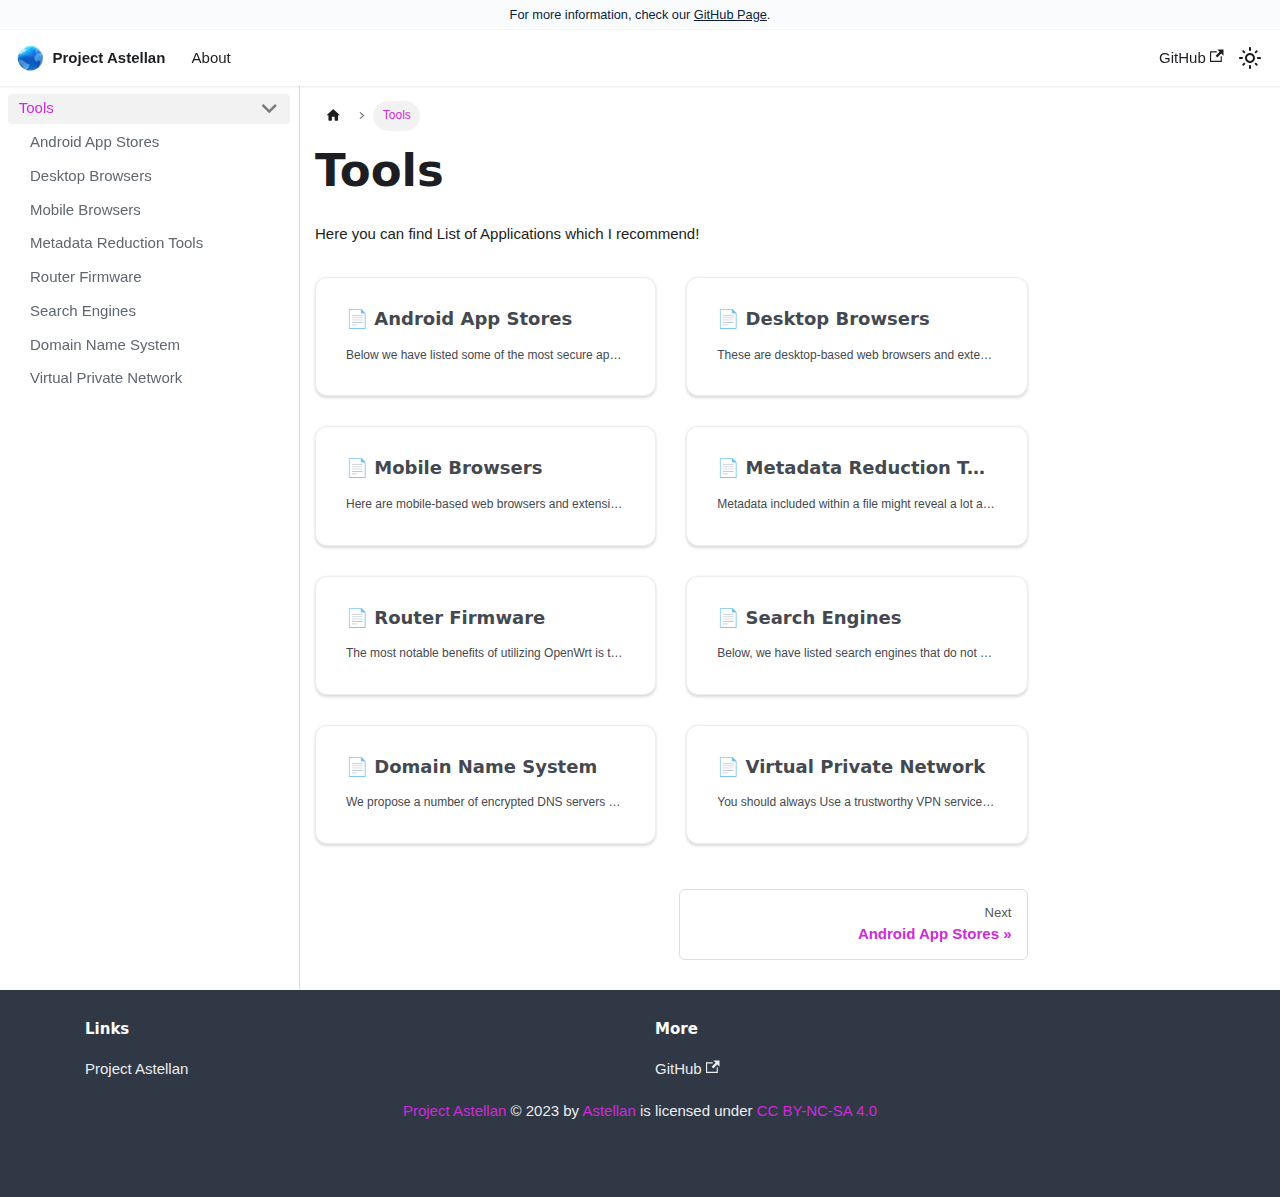
<file: index.html>
<!doctype html>
<html lang="en" dir="ltr" class="docs-wrapper plugin-docs plugin-id-default docs-version-current docs-doc-page" data-has-hydrated="false">
<head>
<meta charset="UTF-8">
<meta name="generator" content="Docusaurus v3.0.1">
<title data-rh="true">Tools | Project Astellan</title><meta data-rh="true" name="viewport" content="width=device-width,initial-scale=1"><meta data-rh="true" name="twitter:card" content="summary_large_image"><meta data-rh="true" property="og:url" content="https://sky768.github.io/"><meta data-rh="true" property="og:locale" content="en"><meta data-rh="true" name="docusaurus_locale" content="en"><meta data-rh="true" name="docsearch:language" content="en"><meta data-rh="true" name="docusaurus_version" content="current"><meta data-rh="true" name="docusaurus_tag" content="docs-default-current"><meta data-rh="true" name="docsearch:version" content="current"><meta data-rh="true" name="docsearch:docusaurus_tag" content="docs-default-current"><meta data-rh="true" property="og:title" content="Tools | Project Astellan"><meta data-rh="true" name="description" content="Here you can find List of Applications which I recommend!"><meta data-rh="true" property="og:description" content="Here you can find List of Applications which I recommend!"><meta data-rh="true" name="keywords" content="guides"><link data-rh="true" rel="icon" href="/img/icons8-favicon-3d-fluency-96.png"><link data-rh="true" rel="canonical" href="https://sky768.github.io/"><link data-rh="true" rel="alternate" href="https://sky768.github.io/" hreflang="en"><link data-rh="true" rel="alternate" href="https://sky768.github.io/" hreflang="x-default"><script data-rh="true">function insertBanner(){var n=document.createElement("div");n.id="__docusaurus-base-url-issue-banner-container";n.innerHTML='\n<div id="__docusaurus-base-url-issue-banner" style="border: thick solid red; background-color: rgb(255, 230, 179); margin: 20px; padding: 20px; font-size: 20px;">\n   <p style="font-weight: bold; font-size: 30px;">Your Docusaurus site did not load properly.</p>\n   <p>A very common reason is a wrong site <a href="https://docusaurus.io/docs/docusaurus.config.js/#baseUrl" style="font-weight: bold;">baseUrl configuration</a>.</p>\n   <p>Current configured baseUrl = <span style="font-weight: bold; color: red;">/</span>  (default value)</p>\n   <p>We suggest trying baseUrl = <span id="__docusaurus-base-url-issue-banner-suggestion-container" style="font-weight: bold; color: green;"></span></p>\n</div>\n',document.body.prepend(n);var e=document.getElementById("__docusaurus-base-url-issue-banner-suggestion-container"),s=window.location.pathname,o="/"===s.substr(-1)?s:s+"/";e.innerHTML=o}document.addEventListener("DOMContentLoaded",(function(){void 0===window.docusaurus&&insertBanner()}))</script><link rel="stylesheet" href="/assets/css/styles.ed6f2612.css">
<script src="/assets/js/runtime~main.82bada35.js" defer="defer"></script>
<script src="/assets/js/main.acf8f046.js" defer="defer"></script>
</head>
<body class="navigation-with-keyboard">
<script>!function(){function t(t){document.documentElement.setAttribute("data-theme",t)}var e=function(){try{return new URLSearchParams(window.location.search).get("docusaurus-theme")}catch(t){}}()||function(){try{return localStorage.getItem("theme")}catch(t){}}();null!==e?t(e):window.matchMedia("(prefers-color-scheme: dark)").matches?t("dark"):window.matchMedia("(prefers-color-scheme: light)").matches?t("light"):t("dark")}(),function(){try{const n=new URLSearchParams(window.location.search).entries();for(var[t,e]of n)if(t.startsWith("docusaurus-data-")){var a=t.replace("docusaurus-data-","data-");document.documentElement.setAttribute(a,e)}}catch(t){}}(),document.documentElement.setAttribute("data-announcement-bar-initially-dismissed",function(){try{return"true"===localStorage.getItem("docusaurus.announcement.dismiss")}catch(t){}return!1}())</script><div id="__docusaurus"><div role="region" aria-label="Skip to main content"><a class="skipToContent_fXgn" href="#__docusaurus_skipToContent_fallback">Skip to main content</a></div><div class="announcementBar_mb4j" style="background-color:#fafbfc;color:#091E42" role="banner"><div class="content_knG7 announcementBarContent_xLdY">For more information, check our <a target="_blank" rel="noopener noreferrer" href="https://github.com/sky768/project-astellan">GitHub Page</a>.</div></div><nav aria-label="Main" class="navbar navbar--fixed-top"><div class="navbar__inner"><div class="navbar__items"><button aria-label="Toggle navigation bar" aria-expanded="false" class="navbar__toggle clean-btn" type="button"><svg width="30" height="30" viewBox="0 0 30 30" aria-hidden="true"><path stroke="currentColor" stroke-linecap="round" stroke-miterlimit="10" stroke-width="2" d="M4 7h22M4 15h22M4 23h22"></path></svg></button><a class="navbar__brand" href="/"><div class="navbar__logo"><img src="/img/icons8-favicon-3d-fluency-96.png" alt="My Site Logo" class="themedComponent_mlkZ themedComponent--light_NVdE"><img src="/img/icons8-favicon-3d-fluency-96.png" alt="My Site Logo" class="themedComponent_mlkZ themedComponent--dark_xIcU"></div><b class="navbar__title text--truncate">Project Astellan</b></a><a class="navbar__item navbar__link" href="/intro">About</a></div><div class="navbar__items navbar__items--right"><a href="https://github.com/sky768/project-astellan" target="_blank" rel="noopener noreferrer" class="navbar__item navbar__link">GitHub<svg width="13.5" height="13.5" aria-hidden="true" viewBox="0 0 24 24" class="iconExternalLink_nPIU"><path fill="currentColor" d="M21 13v10h-21v-19h12v2h-10v15h17v-8h2zm3-12h-10.988l4.035 4-6.977 7.07 2.828 2.828 6.977-7.07 4.125 4.172v-11z"></path></svg></a><div class="toggle_vylO colorModeToggle_DEke"><button class="clean-btn toggleButton_gllP toggleButtonDisabled_aARS" type="button" disabled="" title="Switch between dark and light mode (currently dark mode)" aria-label="Switch between dark and light mode (currently dark mode)" aria-live="polite"><svg viewBox="0 0 24 24" width="24" height="24" class="lightToggleIcon_pyhR"><path fill="currentColor" d="M12,9c1.65,0,3,1.35,3,3s-1.35,3-3,3s-3-1.35-3-3S10.35,9,12,9 M12,7c-2.76,0-5,2.24-5,5s2.24,5,5,5s5-2.24,5-5 S14.76,7,12,7L12,7z M2,13l2,0c0.55,0,1-0.45,1-1s-0.45-1-1-1l-2,0c-0.55,0-1,0.45-1,1S1.45,13,2,13z M20,13l2,0c0.55,0,1-0.45,1-1 s-0.45-1-1-1l-2,0c-0.55,0-1,0.45-1,1S19.45,13,20,13z M11,2v2c0,0.55,0.45,1,1,1s1-0.45,1-1V2c0-0.55-0.45-1-1-1S11,1.45,11,2z M11,20v2c0,0.55,0.45,1,1,1s1-0.45,1-1v-2c0-0.55-0.45-1-1-1C11.45,19,11,19.45,11,20z M5.99,4.58c-0.39-0.39-1.03-0.39-1.41,0 c-0.39,0.39-0.39,1.03,0,1.41l1.06,1.06c0.39,0.39,1.03,0.39,1.41,0s0.39-1.03,0-1.41L5.99,4.58z M18.36,16.95 c-0.39-0.39-1.03-0.39-1.41,0c-0.39,0.39-0.39,1.03,0,1.41l1.06,1.06c0.39,0.39,1.03,0.39,1.41,0c0.39-0.39,0.39-1.03,0-1.41 L18.36,16.95z M19.42,5.99c0.39-0.39,0.39-1.03,0-1.41c-0.39-0.39-1.03-0.39-1.41,0l-1.06,1.06c-0.39,0.39-0.39,1.03,0,1.41 s1.03,0.39,1.41,0L19.42,5.99z M7.05,18.36c0.39-0.39,0.39-1.03,0-1.41c-0.39-0.39-1.03-0.39-1.41,0l-1.06,1.06 c-0.39,0.39-0.39,1.03,0,1.41s1.03,0.39,1.41,0L7.05,18.36z"></path></svg><svg viewBox="0 0 24 24" width="24" height="24" class="darkToggleIcon_wfgR"><path fill="currentColor" d="M9.37,5.51C9.19,6.15,9.1,6.82,9.1,7.5c0,4.08,3.32,7.4,7.4,7.4c0.68,0,1.35-0.09,1.99-0.27C17.45,17.19,14.93,19,12,19 c-3.86,0-7-3.14-7-7C5,9.07,6.81,6.55,9.37,5.51z M12,3c-4.97,0-9,4.03-9,9s4.03,9,9,9s9-4.03,9-9c0-0.46-0.04-0.92-0.1-1.36 c-0.98,1.37-2.58,2.26-4.4,2.26c-2.98,0-5.4-2.42-5.4-5.4c0-1.81,0.89-3.42,2.26-4.4C12.92,3.04,12.46,3,12,3L12,3z"></path></svg></button></div><div class="navbarSearchContainer_Bca1"></div></div></div><div role="presentation" class="navbar-sidebar__backdrop"></div></nav><div id="__docusaurus_skipToContent_fallback" class="main-wrapper mainWrapper_z2l0"><div class="docsWrapper_hBAB"><button aria-label="Scroll back to top" class="clean-btn theme-back-to-top-button backToTopButton_sjWU" type="button"></button><div class="docRoot_UBD9"><aside class="theme-doc-sidebar-container docSidebarContainer_YfHR"><div class="sidebarViewport_aRkj"><div class="sidebar_njMd"><nav aria-label="Docs sidebar" class="menu thin-scrollbar menu_SIkG menuWithAnnouncementBar_GW3s"><ul class="theme-doc-sidebar-menu menu__list"><li class="theme-doc-sidebar-item-category theme-doc-sidebar-item-category-level-1 menu__list-item"><div class="menu__list-item-collapsible menu__list-item-collapsible--active"><a class="menu__link menu__link--sublist menu__link--active" aria-current="page" aria-expanded="true" href="/">Tools</a><button aria-label="Collapse sidebar category &#x27;Tools&#x27;" type="button" class="clean-btn menu__caret"></button></div><ul style="display:block;overflow:visible;height:auto" class="menu__list"><li class="theme-doc-sidebar-item-link theme-doc-sidebar-item-link-level-2 menu__list-item"><a class="menu__link" tabindex="0" href="/Android App Stores">Android App Stores</a></li><li class="theme-doc-sidebar-item-link theme-doc-sidebar-item-link-level-2 menu__list-item"><a class="menu__link" tabindex="0" href="/Browsers/Desktop Browsers">Desktop Browsers</a></li><li class="theme-doc-sidebar-item-link theme-doc-sidebar-item-link-level-2 menu__list-item"><a class="menu__link" tabindex="0" href="/Browsers/Mobile Browsers">Mobile Browsers</a></li><li class="theme-doc-sidebar-item-link theme-doc-sidebar-item-link-level-2 menu__list-item"><a class="menu__link" tabindex="0" href="/Metadata Reduction Tools">Metadata Reduction Tools</a></li><li class="theme-doc-sidebar-item-link theme-doc-sidebar-item-link-level-2 menu__list-item"><a class="menu__link" tabindex="0" href="/Router Firmware">Router Firmware</a></li><li class="theme-doc-sidebar-item-link theme-doc-sidebar-item-link-level-2 menu__list-item"><a class="menu__link" tabindex="0" href="/Search Engines">Search Engines</a></li><li class="theme-doc-sidebar-item-link theme-doc-sidebar-item-link-level-2 menu__list-item"><a class="menu__link" tabindex="0" href="/Networking/Domain Name System">Domain Name System</a></li><li class="theme-doc-sidebar-item-link theme-doc-sidebar-item-link-level-2 menu__list-item"><a class="menu__link" tabindex="0" href="/Networking/Virtual Private Network">Virtual Private Network</a></li></ul></li></ul></nav></div></div></aside><main class="docMainContainer_TBSr"><div class="container padding-top--md padding-bottom--lg"><div class="generatedIndexPage_vN6x"><nav class="theme-doc-breadcrumbs breadcrumbsContainer_Z_bl" aria-label="Breadcrumbs"><ul class="breadcrumbs" itemscope="" itemtype="https://schema.org/BreadcrumbList"><li class="breadcrumbs__item"><a aria-label="Home page" class="breadcrumbs__link" href="/"><svg viewBox="0 0 24 24" class="breadcrumbHomeIcon_YNFT"><path d="M10 19v-5h4v5c0 .55.45 1 1 1h3c.55 0 1-.45 1-1v-7h1.7c.46 0 .68-.57.33-.87L12.67 3.6c-.38-.34-.96-.34-1.34 0l-8.36 7.53c-.34.3-.13.87.33.87H5v7c0 .55.45 1 1 1h3c.55 0 1-.45 1-1z" fill="currentColor"></path></svg></a></li><li itemscope="" itemprop="itemListElement" itemtype="https://schema.org/ListItem" class="breadcrumbs__item breadcrumbs__item--active"><span class="breadcrumbs__link" itemprop="name">Tools</span><meta itemprop="position" content="1"></li></ul></nav><header><h1 class="title_kItE">Tools</h1><p>Here you can find List of Applications which I recommend!</p></header><article class="margin-top--lg"><section class="row list_eTzJ"><article class="col col--6 margin-bottom--lg"><a class="card padding--lg cardContainer_fWXF" href="/Android App Stores"><h2 class="text--truncate cardTitle_rnsV" title="Android App Stores">📄️<!-- --> <!-- -->Android App Stores</h2><p class="text--truncate cardDescription_PWke" title="Below we have listed some of the most secure app stores for downloading apps safely. You can find pretty much any app you like in the Android world without having to rely on Google.">Below we have listed some of the most secure app stores for downloading apps safely. You can find pretty much any app you like in the Android world without having to rely on Google.</p></a></article><article class="col col--6 margin-bottom--lg"><a class="card padding--lg cardContainer_fWXF" href="/Browsers/Desktop Browsers"><h2 class="text--truncate cardTitle_rnsV" title="Desktop Browsers">📄️<!-- --> <!-- -->Desktop Browsers</h2><p class="text--truncate cardDescription_PWke" title="These are desktop-based web browsers and extensions that we presently advise using for regular browsing.  We recommend [Brave Browser] as a less serious alternative to Google Chrome for web browsing. [Mullvad Browser] is recommended if strong security (Safest Level in settings) and anti-fingerprinting capabilities are crucial to you. [Arkenfox] on top of [Firefox] is another solid option, you can consider for your private browsing.">These are desktop-based web browsers and extensions that we presently advise using for regular browsing.  We recommend [Brave Browser] as a less serious alternative to Google Chrome for web browsing. [Mullvad Browser] is recommended if strong security (Safest Level in settings) and anti-fingerprinting capabilities are crucial to you. [Arkenfox] on top of [Firefox] is another solid option, you can consider for your private browsing.</p></a></article><article class="col col--6 margin-bottom--lg"><a class="card padding--lg cardContainer_fWXF" href="/Browsers/Mobile Browsers"><h2 class="text--truncate cardTitle_rnsV" title="Mobile Browsers">📄️<!-- --> <!-- -->Mobile Browsers</h2><p class="text--truncate cardDescription_PWke" title="Here are mobile-based web browsers and extensions that we presently advise using for regular browsing.  We recommend [Vanadium] to those who want a security focused alternative to Google Chrome. [Mulch] for those who want a security focused browser similar to Vanadium, especially if they are not a GrapheneOS user. [Mull] is recommended if you want a Gecko based browser, which is hardened by default and can be used with uBlock Origin. For iOS users, [Safari] with AdGuard and Apple Private Relay (if available) is the only solution we suggest.">Here are mobile-based web browsers and extensions that we presently advise using for regular browsing.  We recommend [Vanadium] to those who want a security focused alternative to Google Chrome. [Mulch] for those who want a security focused browser similar to Vanadium, especially if they are not a GrapheneOS user. [Mull] is recommended if you want a Gecko based browser, which is hardened by default and can be used with uBlock Origin. For iOS users, [Safari] with AdGuard and Apple Private Relay (if available) is the only solution we suggest.</p></a></article><article class="col col--6 margin-bottom--lg"><a class="card padding--lg cardContainer_fWXF" href="/Metadata Reduction Tools"><h2 class="text--truncate cardTitle_rnsV" title="Metadata Reduction Tools">📄️<!-- --> <!-- -->Metadata Reduction Tools</h2><p class="text--truncate cardDescription_PWke" title="Metadata included within a file might reveal a lot about you. Cameras save information such as when a photograph was snapped and the type of camera made use of. Office documents, such as PDF, add author and company details into documents automatically. Perhaps you don&#x27;t want to reveal all this information to someone with malacious intent.">Metadata included within a file might reveal a lot about you. Cameras save information such as when a photograph was snapped and the type of camera made use of. Office documents, such as PDF, add author and company details into documents automatically. Perhaps you don&#x27;t want to reveal all this information to someone with malacious intent.</p></a></article><article class="col col--6 margin-bottom--lg"><a class="card padding--lg cardContainer_fWXF" href="/Router Firmware"><h2 class="text--truncate cardTitle_rnsV" title="Router Firmware">📄️<!-- --> <!-- -->Router Firmware</h2><p class="text--truncate cardDescription_PWke" title="The most notable benefits of utilizing OpenWrt is the increased security and convenience it provides. In contrast to proprietary firmware, OpenWrt is fully open-source and continually updated.">The most notable benefits of utilizing OpenWrt is the increased security and convenience it provides. In contrast to proprietary firmware, OpenWrt is fully open-source and continually updated.</p></a></article><article class="col col--6 margin-bottom--lg"><a class="card padding--lg cardContainer_fWXF" href="/Search Engines"><h2 class="text--truncate cardTitle_rnsV" title="Search Engines">📄️<!-- --> <!-- -->Search Engines</h2><p class="text--truncate cardDescription_PWke" title="Below, we have listed search engines that do not create an advertising profile based on your queries or sell your search data to third parties.">Below, we have listed search engines that do not create an advertising profile based on your queries or sell your search data to third parties.</p></a></article><article class="col col--6 margin-bottom--lg"><a class="card padding--lg cardContainer_fWXF" href="/Networking/Domain Name System"><h2 class="text--truncate cardTitle_rnsV" title="Domain Name System">📄️<!-- --> <!-- -->Domain Name System</h2><p class="text--truncate cardDescription_PWke" title="We propose a number of encrypted DNS servers based on a number of characteristics, including NextDNS, AdGuard DNS, Quad9, Control D and Mullvad. We suggest you to check our DNS section in detail before selecting a provider.">We propose a number of encrypted DNS servers based on a number of characteristics, including NextDNS, AdGuard DNS, Quad9, Control D and Mullvad. We suggest you to check our DNS section in detail before selecting a provider.</p></a></article><article class="col col--6 margin-bottom--lg"><a class="card padding--lg cardContainer_fWXF" href="/Networking/Virtual Private Network"><h2 class="text--truncate cardTitle_rnsV" title="Virtual Private Network">📄️<!-- --> <!-- -->Virtual Private Network</h2><p class="text--truncate cardDescription_PWke" title="You should always Use a trustworthy VPN service. This can help safeguard sites that log your true IP address. Mullvad and IVPN have been in business since 2009, and they have always prioritized their users security and privacy.">You should always Use a trustworthy VPN service. This can help safeguard sites that log your true IP address. Mullvad and IVPN have been in business since 2009, and they have always prioritized their users security and privacy.</p></a></article></section></article><footer class="margin-top--lg"><nav class="pagination-nav docusaurus-mt-lg" aria-label="Docs pages"><a class="pagination-nav__link pagination-nav__link--next" href="/Android App Stores"><div class="pagination-nav__sublabel">Next</div><div class="pagination-nav__label">Android App Stores</div></a></nav></footer></div></div></main></div></div></div><footer class="footer footer--dark"><div class="container container-fluid"><div class="row footer__links"><div class="col footer__col"><div class="footer__title">Links</div><ul class="footer__items clean-list"><li class="footer__item"><a class="footer__link-item" href="/">Project Astellan</a></li></ul></div><div class="col footer__col"><div class="footer__title">More</div><ul class="footer__items clean-list"><li class="footer__item"><a href="https://github.com/sky768/project-astellan" target="_blank" rel="noopener noreferrer" class="footer__link-item">GitHub<svg width="13.5" height="13.5" aria-hidden="true" viewBox="0 0 24 24" class="iconExternalLink_nPIU"><path fill="currentColor" d="M21 13v10h-21v-19h12v2h-10v15h17v-8h2zm3-12h-10.988l4.035 4-6.977 7.07 2.828 2.828 6.977-7.07 4.125 4.172v-11z"></path></svg></a></li></ul></div></div><div class="footer__bottom text--center"><div class="footer__copyright"><p xmlns:cc="http://creativecommons.org/ns#" xmlns:dct="http://purl.org/dc/terms/"><a property="dct:title" rel="cc:attributionURL" href="https://github.com/sky768/project-astellan">Project Astellan</a> © 2023 by <a rel="cc:attributionURL dct:creator" property="cc:attributionName" href="https://github.com/sky768">Astellan</a> is licensed under <a href="http://creativecommons.org/licenses/by-nc-sa/4.0/?ref=chooser-v1" target="_blank" rel="license noopener noreferrer" style="display:inline-block;">CC BY-NC-SA 4.0</a></p> </div></div></div></footer></div>
</body>
</html>
</file>
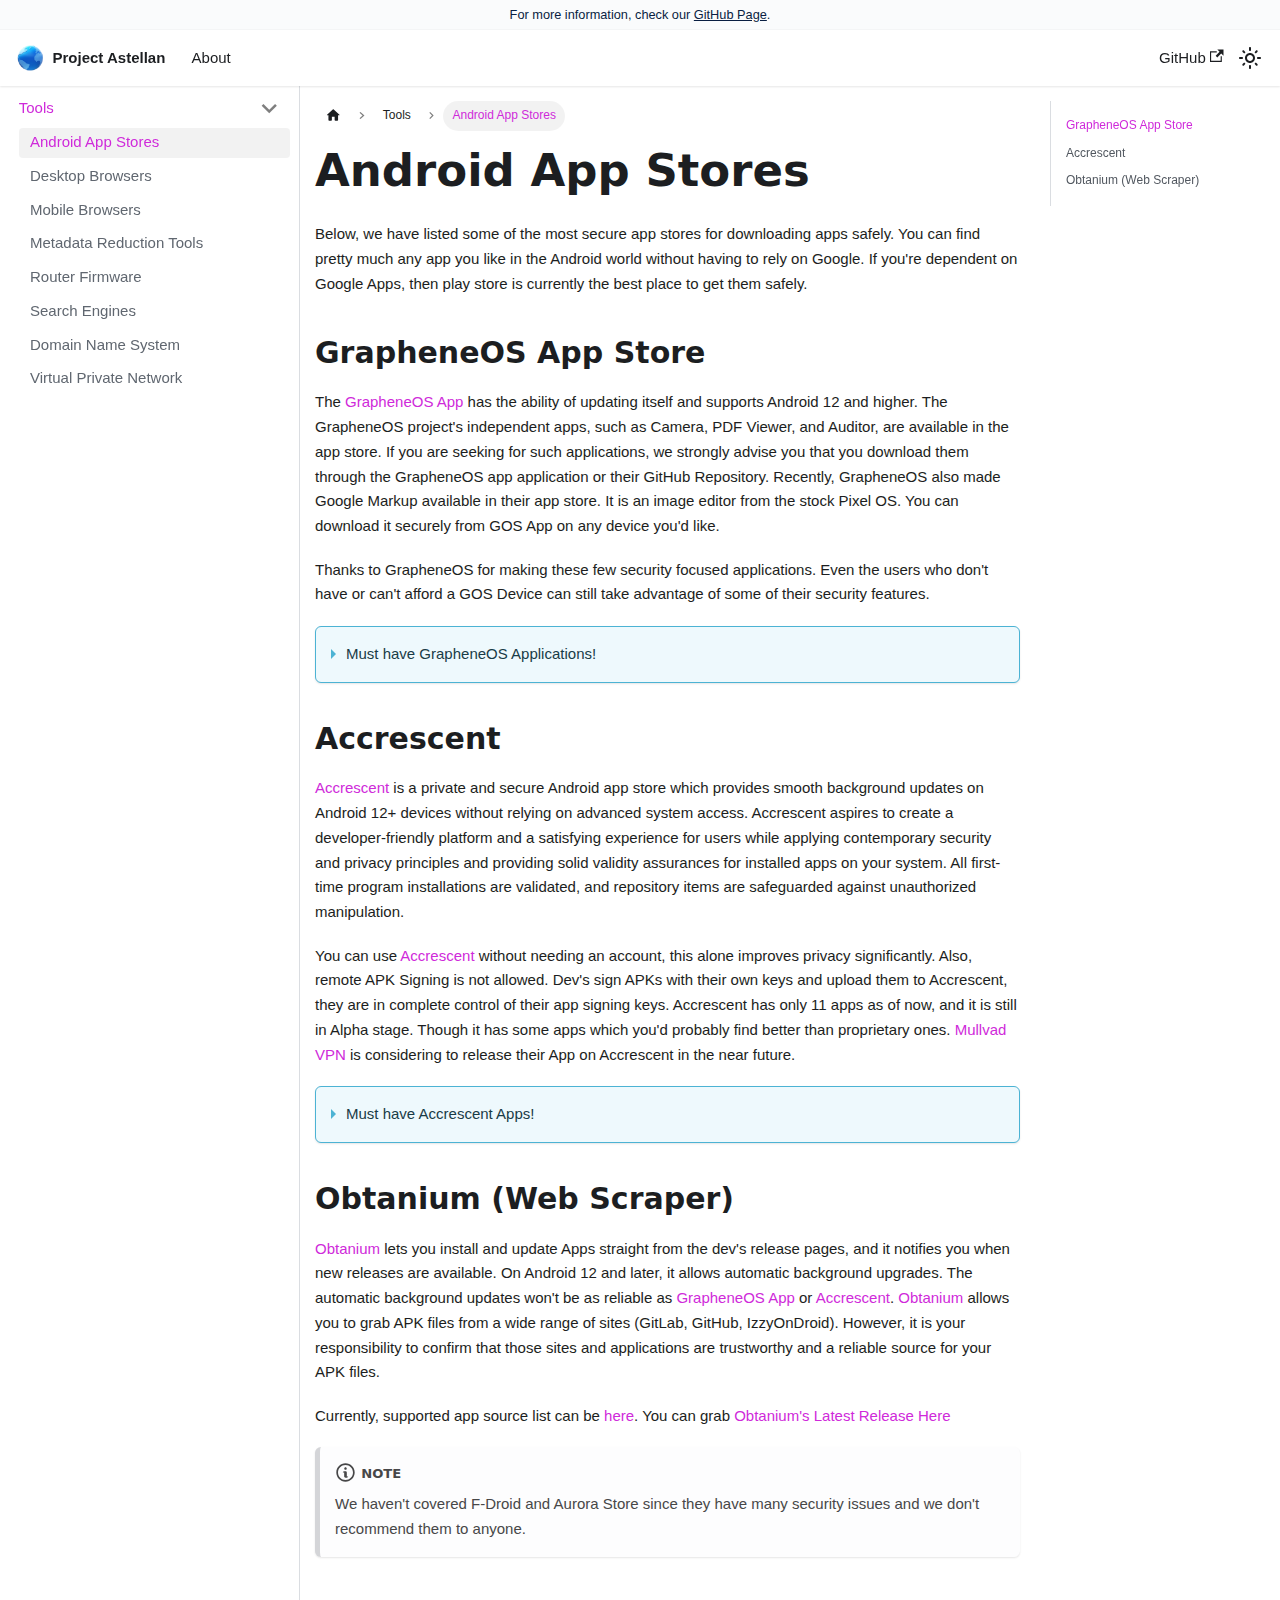
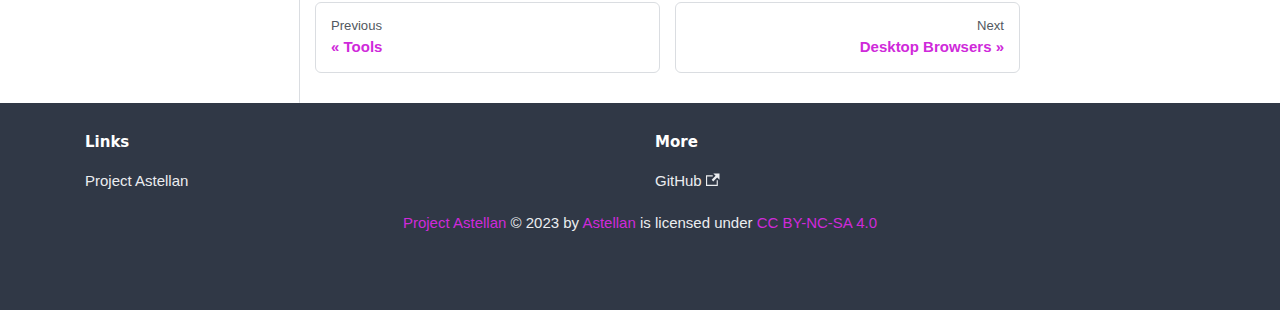
<file: Android App Stores/index.html>
<!doctype html>
<html lang="en" dir="ltr" class="docs-wrapper plugin-docs plugin-id-default docs-version-current docs-doc-page docs-doc-id-Android App Stores" data-has-hydrated="false">
<head>
<meta charset="UTF-8">
<meta name="generator" content="Docusaurus v3.0.1">
<title data-rh="true">Android App Stores | Project Astellan</title><meta data-rh="true" name="viewport" content="width=device-width,initial-scale=1"><meta data-rh="true" name="twitter:card" content="summary_large_image"><meta data-rh="true" property="og:url" content="https://sky768.github.io/Android App Stores"><meta data-rh="true" property="og:locale" content="en"><meta data-rh="true" name="docusaurus_locale" content="en"><meta data-rh="true" name="docsearch:language" content="en"><meta data-rh="true" name="docusaurus_version" content="current"><meta data-rh="true" name="docusaurus_tag" content="docs-default-current"><meta data-rh="true" name="docsearch:version" content="current"><meta data-rh="true" name="docsearch:docusaurus_tag" content="docs-default-current"><meta data-rh="true" property="og:title" content="Android App Stores | Project Astellan"><meta data-rh="true" name="description" content="Below we have listed some of the most secure app stores for downloading apps safely. You can find pretty much any app you like in the Android world without having to rely on Google."><meta data-rh="true" property="og:description" content="Below we have listed some of the most secure app stores for downloading apps safely. You can find pretty much any app you like in the Android world without having to rely on Google."><link data-rh="true" rel="icon" href="/img/icons8-favicon-3d-fluency-96.png"><link data-rh="true" rel="canonical" href="https://sky768.github.io/Android App Stores"><link data-rh="true" rel="alternate" href="https://sky768.github.io/Android App Stores" hreflang="en"><link data-rh="true" rel="alternate" href="https://sky768.github.io/Android App Stores" hreflang="x-default"><link rel="stylesheet" href="/assets/css/styles.ed6f2612.css">
<script src="/assets/js/runtime~main.82bada35.js" defer="defer"></script>
<script src="/assets/js/main.acf8f046.js" defer="defer"></script>
</head>
<body class="navigation-with-keyboard">
<script>!function(){function t(t){document.documentElement.setAttribute("data-theme",t)}var e=function(){try{return new URLSearchParams(window.location.search).get("docusaurus-theme")}catch(t){}}()||function(){try{return localStorage.getItem("theme")}catch(t){}}();null!==e?t(e):window.matchMedia("(prefers-color-scheme: dark)").matches?t("dark"):window.matchMedia("(prefers-color-scheme: light)").matches?t("light"):t("dark")}(),function(){try{const n=new URLSearchParams(window.location.search).entries();for(var[t,e]of n)if(t.startsWith("docusaurus-data-")){var a=t.replace("docusaurus-data-","data-");document.documentElement.setAttribute(a,e)}}catch(t){}}(),document.documentElement.setAttribute("data-announcement-bar-initially-dismissed",function(){try{return"true"===localStorage.getItem("docusaurus.announcement.dismiss")}catch(t){}return!1}())</script><div id="__docusaurus"><div role="region" aria-label="Skip to main content"><a class="skipToContent_fXgn" href="#__docusaurus_skipToContent_fallback">Skip to main content</a></div><div class="announcementBar_mb4j" style="background-color:#fafbfc;color:#091E42" role="banner"><div class="content_knG7 announcementBarContent_xLdY">For more information, check our <a target="_blank" rel="noopener noreferrer" href="https://github.com/sky768/project-astellan">GitHub Page</a>.</div></div><nav aria-label="Main" class="navbar navbar--fixed-top"><div class="navbar__inner"><div class="navbar__items"><button aria-label="Toggle navigation bar" aria-expanded="false" class="navbar__toggle clean-btn" type="button"><svg width="30" height="30" viewBox="0 0 30 30" aria-hidden="true"><path stroke="currentColor" stroke-linecap="round" stroke-miterlimit="10" stroke-width="2" d="M4 7h22M4 15h22M4 23h22"></path></svg></button><a class="navbar__brand" href="/"><div class="navbar__logo"><img src="/img/icons8-favicon-3d-fluency-96.png" alt="My Site Logo" class="themedComponent_mlkZ themedComponent--light_NVdE"><img src="/img/icons8-favicon-3d-fluency-96.png" alt="My Site Logo" class="themedComponent_mlkZ themedComponent--dark_xIcU"></div><b class="navbar__title text--truncate">Project Astellan</b></a><a class="navbar__item navbar__link" href="/intro">About</a></div><div class="navbar__items navbar__items--right"><a href="https://github.com/sky768/project-astellan" target="_blank" rel="noopener noreferrer" class="navbar__item navbar__link">GitHub<svg width="13.5" height="13.5" aria-hidden="true" viewBox="0 0 24 24" class="iconExternalLink_nPIU"><path fill="currentColor" d="M21 13v10h-21v-19h12v2h-10v15h17v-8h2zm3-12h-10.988l4.035 4-6.977 7.07 2.828 2.828 6.977-7.07 4.125 4.172v-11z"></path></svg></a><div class="toggle_vylO colorModeToggle_DEke"><button class="clean-btn toggleButton_gllP toggleButtonDisabled_aARS" type="button" disabled="" title="Switch between dark and light mode (currently dark mode)" aria-label="Switch between dark and light mode (currently dark mode)" aria-live="polite"><svg viewBox="0 0 24 24" width="24" height="24" class="lightToggleIcon_pyhR"><path fill="currentColor" d="M12,9c1.65,0,3,1.35,3,3s-1.35,3-3,3s-3-1.35-3-3S10.35,9,12,9 M12,7c-2.76,0-5,2.24-5,5s2.24,5,5,5s5-2.24,5-5 S14.76,7,12,7L12,7z M2,13l2,0c0.55,0,1-0.45,1-1s-0.45-1-1-1l-2,0c-0.55,0-1,0.45-1,1S1.45,13,2,13z M20,13l2,0c0.55,0,1-0.45,1-1 s-0.45-1-1-1l-2,0c-0.55,0-1,0.45-1,1S19.45,13,20,13z M11,2v2c0,0.55,0.45,1,1,1s1-0.45,1-1V2c0-0.55-0.45-1-1-1S11,1.45,11,2z M11,20v2c0,0.55,0.45,1,1,1s1-0.45,1-1v-2c0-0.55-0.45-1-1-1C11.45,19,11,19.45,11,20z M5.99,4.58c-0.39-0.39-1.03-0.39-1.41,0 c-0.39,0.39-0.39,1.03,0,1.41l1.06,1.06c0.39,0.39,1.03,0.39,1.41,0s0.39-1.03,0-1.41L5.99,4.58z M18.36,16.95 c-0.39-0.39-1.03-0.39-1.41,0c-0.39,0.39-0.39,1.03,0,1.41l1.06,1.06c0.39,0.39,1.03,0.39,1.41,0c0.39-0.39,0.39-1.03,0-1.41 L18.36,16.95z M19.42,5.99c0.39-0.39,0.39-1.03,0-1.41c-0.39-0.39-1.03-0.39-1.41,0l-1.06,1.06c-0.39,0.39-0.39,1.03,0,1.41 s1.03,0.39,1.41,0L19.42,5.99z M7.05,18.36c0.39-0.39,0.39-1.03,0-1.41c-0.39-0.39-1.03-0.39-1.41,0l-1.06,1.06 c-0.39,0.39-0.39,1.03,0,1.41s1.03,0.39,1.41,0L7.05,18.36z"></path></svg><svg viewBox="0 0 24 24" width="24" height="24" class="darkToggleIcon_wfgR"><path fill="currentColor" d="M9.37,5.51C9.19,6.15,9.1,6.82,9.1,7.5c0,4.08,3.32,7.4,7.4,7.4c0.68,0,1.35-0.09,1.99-0.27C17.45,17.19,14.93,19,12,19 c-3.86,0-7-3.14-7-7C5,9.07,6.81,6.55,9.37,5.51z M12,3c-4.97,0-9,4.03-9,9s4.03,9,9,9s9-4.03,9-9c0-0.46-0.04-0.92-0.1-1.36 c-0.98,1.37-2.58,2.26-4.4,2.26c-2.98,0-5.4-2.42-5.4-5.4c0-1.81,0.89-3.42,2.26-4.4C12.92,3.04,12.46,3,12,3L12,3z"></path></svg></button></div><div class="navbarSearchContainer_Bca1"></div></div></div><div role="presentation" class="navbar-sidebar__backdrop"></div></nav><div id="__docusaurus_skipToContent_fallback" class="main-wrapper mainWrapper_z2l0"><div class="docsWrapper_hBAB"><button aria-label="Scroll back to top" class="clean-btn theme-back-to-top-button backToTopButton_sjWU" type="button"></button><div class="docRoot_UBD9"><aside class="theme-doc-sidebar-container docSidebarContainer_YfHR"><div class="sidebarViewport_aRkj"><div class="sidebar_njMd"><nav aria-label="Docs sidebar" class="menu thin-scrollbar menu_SIkG menuWithAnnouncementBar_GW3s"><ul class="theme-doc-sidebar-menu menu__list"><li class="theme-doc-sidebar-item-category theme-doc-sidebar-item-category-level-1 menu__list-item"><div class="menu__list-item-collapsible"><a class="menu__link menu__link--sublist menu__link--active" aria-expanded="true" href="/">Tools</a><button aria-label="Collapse sidebar category &#x27;Tools&#x27;" type="button" class="clean-btn menu__caret"></button></div><ul style="display:block;overflow:visible;height:auto" class="menu__list"><li class="theme-doc-sidebar-item-link theme-doc-sidebar-item-link-level-2 menu__list-item"><a class="menu__link menu__link--active" aria-current="page" tabindex="0" href="/Android App Stores">Android App Stores</a></li><li class="theme-doc-sidebar-item-link theme-doc-sidebar-item-link-level-2 menu__list-item"><a class="menu__link" tabindex="0" href="/Browsers/Desktop Browsers">Desktop Browsers</a></li><li class="theme-doc-sidebar-item-link theme-doc-sidebar-item-link-level-2 menu__list-item"><a class="menu__link" tabindex="0" href="/Browsers/Mobile Browsers">Mobile Browsers</a></li><li class="theme-doc-sidebar-item-link theme-doc-sidebar-item-link-level-2 menu__list-item"><a class="menu__link" tabindex="0" href="/Metadata Reduction Tools">Metadata Reduction Tools</a></li><li class="theme-doc-sidebar-item-link theme-doc-sidebar-item-link-level-2 menu__list-item"><a class="menu__link" tabindex="0" href="/Router Firmware">Router Firmware</a></li><li class="theme-doc-sidebar-item-link theme-doc-sidebar-item-link-level-2 menu__list-item"><a class="menu__link" tabindex="0" href="/Search Engines">Search Engines</a></li><li class="theme-doc-sidebar-item-link theme-doc-sidebar-item-link-level-2 menu__list-item"><a class="menu__link" tabindex="0" href="/Networking/Domain Name System">Domain Name System</a></li><li class="theme-doc-sidebar-item-link theme-doc-sidebar-item-link-level-2 menu__list-item"><a class="menu__link" tabindex="0" href="/Networking/Virtual Private Network">Virtual Private Network</a></li></ul></li></ul></nav></div></div></aside><main class="docMainContainer_TBSr"><div class="container padding-top--md padding-bottom--lg"><div class="row"><div class="col docItemCol_VOVn"><div class="docItemContainer_Djhp"><article><nav class="theme-doc-breadcrumbs breadcrumbsContainer_Z_bl" aria-label="Breadcrumbs"><ul class="breadcrumbs" itemscope="" itemtype="https://schema.org/BreadcrumbList"><li class="breadcrumbs__item"><a aria-label="Home page" class="breadcrumbs__link" href="/"><svg viewBox="0 0 24 24" class="breadcrumbHomeIcon_YNFT"><path d="M10 19v-5h4v5c0 .55.45 1 1 1h3c.55 0 1-.45 1-1v-7h1.7c.46 0 .68-.57.33-.87L12.67 3.6c-.38-.34-.96-.34-1.34 0l-8.36 7.53c-.34.3-.13.87.33.87H5v7c0 .55.45 1 1 1h3c.55 0 1-.45 1-1z" fill="currentColor"></path></svg></a></li><li itemscope="" itemprop="itemListElement" itemtype="https://schema.org/ListItem" class="breadcrumbs__item"><a class="breadcrumbs__link" itemprop="item" href="/"><span itemprop="name">Tools</span></a><meta itemprop="position" content="1"></li><li itemscope="" itemprop="itemListElement" itemtype="https://schema.org/ListItem" class="breadcrumbs__item breadcrumbs__item--active"><span class="breadcrumbs__link" itemprop="name">Android App Stores</span><meta itemprop="position" content="2"></li></ul></nav><div class="tocCollapsible_ETCw theme-doc-toc-mobile tocMobile_ITEo"><button type="button" class="clean-btn tocCollapsibleButton_TO0P">On this page</button></div><div class="theme-doc-markdown markdown"><header><h1>Android App Stores</h1></header><p>Below, we have listed some of the most secure app stores for downloading apps safely. You can find pretty much any app you like in the Android world without having to rely on Google. If you&#x27;re dependent on Google Apps, then play store is currently the best place to get them safely.</p>
<h2 class="anchor anchorWithStickyNavbar_LWe7" id="grapheneos-app-store">GrapheneOS App Store<a href="#grapheneos-app-store" class="hash-link" aria-label="Direct link to GrapheneOS App Store" title="Direct link to GrapheneOS App Store">​</a></h2>
<p>The <a href="https://github.com/GrapheneOS/Apps" target="_blank" rel="noopener noreferrer">GrapheneOS App</a> has the ability of updating itself and supports Android 12 and higher. The GrapheneOS project&#x27;s independent apps, such as Camera, PDF Viewer, and Auditor, are available in the app store. If you are seeking for such applications, we strongly advise you that you download them through the GrapheneOS app application or their GitHub Repository. Recently, GrapheneOS also made Google Markup available in their app store. It is an image editor from the stock Pixel OS. You can download it securely from GOS App on any device you&#x27;d like.</p>
<p>Thanks to GrapheneOS for making these few security focused applications. Even the users who don&#x27;t have or can&#x27;t afford a GOS Device can still take advantage of some of their security features.</p>
<details class="details_lb9f alert alert--info details_b_Ee" data-collapsed="true"><summary>Must have GrapheneOS Applications!</summary><div><div class="collapsibleContent_i85q"><div><div><ul>
<li><a href="https://github.com/GrapheneOS/Auditor" target="_blank" rel="noopener noreferrer">Auditor</a> - Hardware-based attestation / intrusion detection app for Android devices with Android 10 or higher. GrapheneOS has created a page explaining how the Auditor app and attestation service work, including a huge list of supported devices. <a href="https://attestation.app/about" target="_blank" rel="noopener noreferrer">Check here</a> to know more.</li>
<li><a href="https://github.com/GrapheneOS/PdfViewer" target="_blank" rel="noopener noreferrer">PDF Viewer</a> - Simple Android PDF viewer based on pdf.js and content providers. The app doesn&#x27;t require any permissions.</li>
</ul></div></div></div></div></details>
<h2 class="anchor anchorWithStickyNavbar_LWe7" id="accrescent">Accrescent<a href="#accrescent" class="hash-link" aria-label="Direct link to Accrescent" title="Direct link to Accrescent">​</a></h2>
<p><a href="https://accrescent.app/" target="_blank" rel="noopener noreferrer">Accrescent</a> is a private and secure Android app store which provides smooth background updates on Android 12+ devices without relying on advanced system access. Accrescent aspires to create a developer-friendly platform and a satisfying experience for users while applying contemporary security and privacy principles and providing solid validity assurances for installed apps on your system. All first-time program installations are validated, and repository items are safeguarded against unauthorized manipulation.</p>
<p>You can use <a href="https://accrescent.app/" target="_blank" rel="noopener noreferrer">Accrescent</a> without needing an account, this alone improves privacy significantly. Also, remote APK Signing is not allowed. Dev&#x27;s sign APKs with their own keys and upload them to Accrescent, they are in complete control of their app signing keys. Accrescent has only 11 apps as of now, and it is still in Alpha stage. Though it has some apps which you&#x27;d probably find better than proprietary ones. <a href="https://github.com/mullvad/mullvadvpn-app/issues/5606" target="_blank" rel="noopener noreferrer">Mullvad VPN</a> is considering to release their App on Accrescent in the near future.</p>
<details class="details_lb9f alert alert--info details_b_Ee" data-collapsed="true"><summary> Must have Accrescent Apps!</summary><div><div class="collapsibleContent_i85q"><div><div><ul>
<li><a href="https://github.com/deckerst/aves" target="_blank" rel="noopener noreferrer">Aves Gallery</a></li>
<li><a href="https://github.com/lamarios/clipious" target="_blank" rel="noopener noreferrer">Clipious</a></li>
<li><a href="https://github.com/soupslurpr/BeauTyXT" target="_blank" rel="noopener noreferrer">BeauTyXT</a></li>
<li><a href="https://github.com/Tommy-Geenexus/exif-eraser" target="_blank" rel="noopener noreferrer">ExifEraser</a></li>
<li><a href="https://github.com/mollyim/mollyim-android" target="_blank" rel="noopener noreferrer">Molly</a></li>
<li><a href="https://github.com/ivpn/desktop-app" target="_blank" rel="noopener noreferrer">IVPN</a></li>
</ul></div></div></div></div></details>
<h2 class="anchor anchorWithStickyNavbar_LWe7" id="obtanium-web-scraper">Obtanium (Web Scraper)<a href="#obtanium-web-scraper" class="hash-link" aria-label="Direct link to Obtanium (Web Scraper)" title="Direct link to Obtanium (Web Scraper)">​</a></h2>
<p><a href="https://github.com/ImranR98/Obtainium" target="_blank" rel="noopener noreferrer">Obtanium</a> lets you install and update Apps straight from the dev&#x27;s release pages, and it notifies you when new releases are available. On Android 12 and later, it allows automatic background upgrades. The automatic background updates won&#x27;t be as reliable as <a href="https://github.com/GrapheneOS/Apps" target="_blank" rel="noopener noreferrer">GrapheneOS App</a> or <a href="https://accrescent.app/" target="_blank" rel="noopener noreferrer">Accrescent</a>. <a href="https://github.com/ImranR98/Obtainium" target="_blank" rel="noopener noreferrer">Obtanium</a> allows you to grab APK files from a wide range of sites (GitLab, GitHub, IzzyOnDroid). However, it is your responsibility to confirm that those sites and applications are trustworthy and a reliable source for your APK files.</p>
<p>Currently, supported app source list can be <a href="https://github.com/ImranR98/Obtainium#-obtainium" target="_blank" rel="noopener noreferrer">here</a>. You can grab <a href="https://github.com/ImranR98/Obtainium/releases" target="_blank" rel="noopener noreferrer">Obtanium&#x27;s Latest Release Here</a></p>
<div class="theme-admonition theme-admonition-note admonition_xJq3 alert alert--secondary"><div class="admonitionHeading_Gvgb"><span class="admonitionIcon_Rf37"><svg viewBox="0 0 14 16"><path fill-rule="evenodd" d="M6.3 5.69a.942.942 0 0 1-.28-.7c0-.28.09-.52.28-.7.19-.18.42-.28.7-.28.28 0 .52.09.7.28.18.19.28.42.28.7 0 .28-.09.52-.28.7a1 1 0 0 1-.7.3c-.28 0-.52-.11-.7-.3zM8 7.99c-.02-.25-.11-.48-.31-.69-.2-.19-.42-.3-.69-.31H6c-.27.02-.48.13-.69.31-.2.2-.3.44-.31.69h1v3c.02.27.11.5.31.69.2.2.42.31.69.31h1c.27 0 .48-.11.69-.31.2-.19.3-.42.31-.69H8V7.98v.01zM7 2.3c-3.14 0-5.7 2.54-5.7 5.68 0 3.14 2.56 5.7 5.7 5.7s5.7-2.55 5.7-5.7c0-3.15-2.56-5.69-5.7-5.69v.01zM7 .98c3.86 0 7 3.14 7 7s-3.14 7-7 7-7-3.12-7-7 3.14-7 7-7z"></path></svg></span>note</div><div class="admonitionContent_BuS1"><p>We haven&#x27;t covered F-Droid and Aurora Store since they have many security issues and we don&#x27;t recommend them to anyone.</p></div></div></div></article><nav class="pagination-nav docusaurus-mt-lg" aria-label="Docs pages"><a class="pagination-nav__link pagination-nav__link--prev" href="/"><div class="pagination-nav__sublabel">Previous</div><div class="pagination-nav__label">Tools</div></a><a class="pagination-nav__link pagination-nav__link--next" href="/Browsers/Desktop Browsers"><div class="pagination-nav__sublabel">Next</div><div class="pagination-nav__label">Desktop Browsers</div></a></nav></div></div><div class="col col--3"><div class="tableOfContents_bqdL thin-scrollbar theme-doc-toc-desktop"><ul class="table-of-contents table-of-contents__left-border"><li><a href="#grapheneos-app-store" class="table-of-contents__link toc-highlight">GrapheneOS App Store</a></li><li><a href="#accrescent" class="table-of-contents__link toc-highlight">Accrescent</a></li><li><a href="#obtanium-web-scraper" class="table-of-contents__link toc-highlight">Obtanium (Web Scraper)</a></li></ul></div></div></div></div></main></div></div></div><footer class="footer footer--dark"><div class="container container-fluid"><div class="row footer__links"><div class="col footer__col"><div class="footer__title">Links</div><ul class="footer__items clean-list"><li class="footer__item"><a class="footer__link-item" href="/">Project Astellan</a></li></ul></div><div class="col footer__col"><div class="footer__title">More</div><ul class="footer__items clean-list"><li class="footer__item"><a href="https://github.com/sky768/project-astellan" target="_blank" rel="noopener noreferrer" class="footer__link-item">GitHub<svg width="13.5" height="13.5" aria-hidden="true" viewBox="0 0 24 24" class="iconExternalLink_nPIU"><path fill="currentColor" d="M21 13v10h-21v-19h12v2h-10v15h17v-8h2zm3-12h-10.988l4.035 4-6.977 7.07 2.828 2.828 6.977-7.07 4.125 4.172v-11z"></path></svg></a></li></ul></div></div><div class="footer__bottom text--center"><div class="footer__copyright"><p xmlns:cc="http://creativecommons.org/ns#" xmlns:dct="http://purl.org/dc/terms/"><a property="dct:title" rel="cc:attributionURL" href="https://github.com/sky768/project-astellan">Project Astellan</a> © 2023 by <a rel="cc:attributionURL dct:creator" property="cc:attributionName" href="https://github.com/sky768">Astellan</a> is licensed under <a href="http://creativecommons.org/licenses/by-nc-sa/4.0/?ref=chooser-v1" target="_blank" rel="license noopener noreferrer" style="display:inline-block;">CC BY-NC-SA 4.0</a></p> </div></div></div></footer></div>
</body>
</html>
</file>
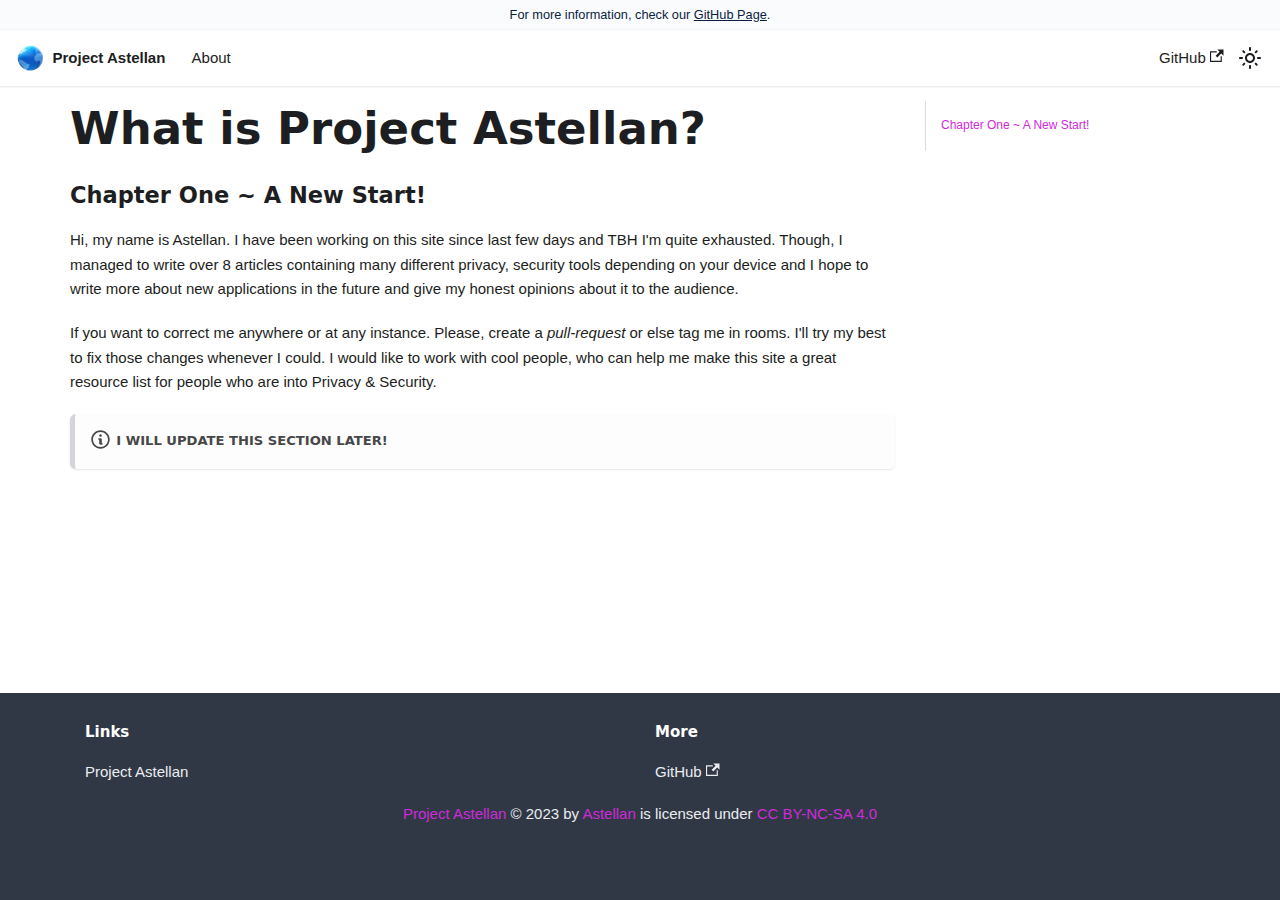
<file: intro/index.html>
<!doctype html>
<html lang="en" dir="ltr" class="docs-wrapper plugin-docs plugin-id-default docs-version-current docs-doc-page docs-doc-id-intro" data-has-hydrated="false">
<head>
<meta charset="UTF-8">
<meta name="generator" content="Docusaurus v3.0.1">
<title data-rh="true">What is Project Astellan? | Project Astellan</title><meta data-rh="true" name="viewport" content="width=device-width,initial-scale=1"><meta data-rh="true" name="twitter:card" content="summary_large_image"><meta data-rh="true" property="og:url" content="https://sky768.github.io/intro"><meta data-rh="true" property="og:locale" content="en"><meta data-rh="true" name="docusaurus_locale" content="en"><meta data-rh="true" name="docsearch:language" content="en"><meta data-rh="true" name="docusaurus_version" content="current"><meta data-rh="true" name="docusaurus_tag" content="docs-default-current"><meta data-rh="true" name="docsearch:version" content="current"><meta data-rh="true" name="docsearch:docusaurus_tag" content="docs-default-current"><meta data-rh="true" property="og:title" content="What is Project Astellan? | Project Astellan"><meta data-rh="true" name="description" content="Chapter One ~ A New Start!"><meta data-rh="true" property="og:description" content="Chapter One ~ A New Start!"><link data-rh="true" rel="icon" href="/img/icons8-favicon-3d-fluency-96.png"><link data-rh="true" rel="canonical" href="https://sky768.github.io/intro"><link data-rh="true" rel="alternate" href="https://sky768.github.io/intro" hreflang="en"><link data-rh="true" rel="alternate" href="https://sky768.github.io/intro" hreflang="x-default"><link rel="stylesheet" href="/assets/css/styles.ed6f2612.css">
<script src="/assets/js/runtime~main.82bada35.js" defer="defer"></script>
<script src="/assets/js/main.acf8f046.js" defer="defer"></script>
</head>
<body class="navigation-with-keyboard">
<script>!function(){function t(t){document.documentElement.setAttribute("data-theme",t)}var e=function(){try{return new URLSearchParams(window.location.search).get("docusaurus-theme")}catch(t){}}()||function(){try{return localStorage.getItem("theme")}catch(t){}}();null!==e?t(e):window.matchMedia("(prefers-color-scheme: dark)").matches?t("dark"):window.matchMedia("(prefers-color-scheme: light)").matches?t("light"):t("dark")}(),function(){try{const n=new URLSearchParams(window.location.search).entries();for(var[t,e]of n)if(t.startsWith("docusaurus-data-")){var a=t.replace("docusaurus-data-","data-");document.documentElement.setAttribute(a,e)}}catch(t){}}(),document.documentElement.setAttribute("data-announcement-bar-initially-dismissed",function(){try{return"true"===localStorage.getItem("docusaurus.announcement.dismiss")}catch(t){}return!1}())</script><div id="__docusaurus"><div role="region" aria-label="Skip to main content"><a class="skipToContent_fXgn" href="#__docusaurus_skipToContent_fallback">Skip to main content</a></div><div class="announcementBar_mb4j" style="background-color:#fafbfc;color:#091E42" role="banner"><div class="content_knG7 announcementBarContent_xLdY">For more information, check our <a target="_blank" rel="noopener noreferrer" href="https://github.com/sky768/project-astellan">GitHub Page</a>.</div></div><nav aria-label="Main" class="navbar navbar--fixed-top"><div class="navbar__inner"><div class="navbar__items"><button aria-label="Toggle navigation bar" aria-expanded="false" class="navbar__toggle clean-btn" type="button"><svg width="30" height="30" viewBox="0 0 30 30" aria-hidden="true"><path stroke="currentColor" stroke-linecap="round" stroke-miterlimit="10" stroke-width="2" d="M4 7h22M4 15h22M4 23h22"></path></svg></button><a class="navbar__brand" href="/"><div class="navbar__logo"><img src="/img/icons8-favicon-3d-fluency-96.png" alt="My Site Logo" class="themedComponent_mlkZ themedComponent--light_NVdE"><img src="/img/icons8-favicon-3d-fluency-96.png" alt="My Site Logo" class="themedComponent_mlkZ themedComponent--dark_xIcU"></div><b class="navbar__title text--truncate">Project Astellan</b></a><a class="navbar__item navbar__link" href="/intro">About</a></div><div class="navbar__items navbar__items--right"><a href="https://github.com/sky768/project-astellan" target="_blank" rel="noopener noreferrer" class="navbar__item navbar__link">GitHub<svg width="13.5" height="13.5" aria-hidden="true" viewBox="0 0 24 24" class="iconExternalLink_nPIU"><path fill="currentColor" d="M21 13v10h-21v-19h12v2h-10v15h17v-8h2zm3-12h-10.988l4.035 4-6.977 7.07 2.828 2.828 6.977-7.07 4.125 4.172v-11z"></path></svg></a><div class="toggle_vylO colorModeToggle_DEke"><button class="clean-btn toggleButton_gllP toggleButtonDisabled_aARS" type="button" disabled="" title="Switch between dark and light mode (currently dark mode)" aria-label="Switch between dark and light mode (currently dark mode)" aria-live="polite"><svg viewBox="0 0 24 24" width="24" height="24" class="lightToggleIcon_pyhR"><path fill="currentColor" d="M12,9c1.65,0,3,1.35,3,3s-1.35,3-3,3s-3-1.35-3-3S10.35,9,12,9 M12,7c-2.76,0-5,2.24-5,5s2.24,5,5,5s5-2.24,5-5 S14.76,7,12,7L12,7z M2,13l2,0c0.55,0,1-0.45,1-1s-0.45-1-1-1l-2,0c-0.55,0-1,0.45-1,1S1.45,13,2,13z M20,13l2,0c0.55,0,1-0.45,1-1 s-0.45-1-1-1l-2,0c-0.55,0-1,0.45-1,1S19.45,13,20,13z M11,2v2c0,0.55,0.45,1,1,1s1-0.45,1-1V2c0-0.55-0.45-1-1-1S11,1.45,11,2z M11,20v2c0,0.55,0.45,1,1,1s1-0.45,1-1v-2c0-0.55-0.45-1-1-1C11.45,19,11,19.45,11,20z M5.99,4.58c-0.39-0.39-1.03-0.39-1.41,0 c-0.39,0.39-0.39,1.03,0,1.41l1.06,1.06c0.39,0.39,1.03,0.39,1.41,0s0.39-1.03,0-1.41L5.99,4.58z M18.36,16.95 c-0.39-0.39-1.03-0.39-1.41,0c-0.39,0.39-0.39,1.03,0,1.41l1.06,1.06c0.39,0.39,1.03,0.39,1.41,0c0.39-0.39,0.39-1.03,0-1.41 L18.36,16.95z M19.42,5.99c0.39-0.39,0.39-1.03,0-1.41c-0.39-0.39-1.03-0.39-1.41,0l-1.06,1.06c-0.39,0.39-0.39,1.03,0,1.41 s1.03,0.39,1.41,0L19.42,5.99z M7.05,18.36c0.39-0.39,0.39-1.03,0-1.41c-0.39-0.39-1.03-0.39-1.41,0l-1.06,1.06 c-0.39,0.39-0.39,1.03,0,1.41s1.03,0.39,1.41,0L7.05,18.36z"></path></svg><svg viewBox="0 0 24 24" width="24" height="24" class="darkToggleIcon_wfgR"><path fill="currentColor" d="M9.37,5.51C9.19,6.15,9.1,6.82,9.1,7.5c0,4.08,3.32,7.4,7.4,7.4c0.68,0,1.35-0.09,1.99-0.27C17.45,17.19,14.93,19,12,19 c-3.86,0-7-3.14-7-7C5,9.07,6.81,6.55,9.37,5.51z M12,3c-4.97,0-9,4.03-9,9s4.03,9,9,9s9-4.03,9-9c0-0.46-0.04-0.92-0.1-1.36 c-0.98,1.37-2.58,2.26-4.4,2.26c-2.98,0-5.4-2.42-5.4-5.4c0-1.81,0.89-3.42,2.26-4.4C12.92,3.04,12.46,3,12,3L12,3z"></path></svg></button></div><div class="navbarSearchContainer_Bca1"></div></div></div><div role="presentation" class="navbar-sidebar__backdrop"></div></nav><div id="__docusaurus_skipToContent_fallback" class="main-wrapper mainWrapper_z2l0"><div class="docsWrapper_hBAB"><button aria-label="Scroll back to top" class="clean-btn theme-back-to-top-button backToTopButton_sjWU" type="button"></button><div class="docRoot_UBD9"><main class="docMainContainer_TBSr docMainContainerEnhanced_lQrH"><div class="container padding-top--md padding-bottom--lg"><div class="row"><div class="col docItemCol_VOVn"><div class="docItemContainer_Djhp"><article><div class="tocCollapsible_ETCw theme-doc-toc-mobile tocMobile_ITEo"><button type="button" class="clean-btn tocCollapsibleButton_TO0P">On this page</button></div><div class="theme-doc-markdown markdown"><header><h1>What is Project Astellan?</h1></header><h3 class="anchor anchorWithStickyNavbar_LWe7" id="chapter-one--a-new-start">Chapter One ~ A New Start!<a href="#chapter-one--a-new-start" class="hash-link" aria-label="Direct link to Chapter One ~ A New Start!" title="Direct link to Chapter One ~ A New Start!">​</a></h3>
<p>Hi, my name is Astellan. I have been working on this site since last few days and TBH I&#x27;m quite exhausted. Though, I managed to write over 8 articles containing many different privacy, security tools depending on your device and I hope to write more about new applications in the future and give my honest opinions about it to the audience.</p>
<p>If you want to correct me anywhere or at any instance. Please, create a <em>pull-request</em> or else tag me in rooms. I&#x27;ll try my best to fix those changes whenever I could. I would like to work with cool people, who can help me make this site a great resource list for people who are into Privacy &amp; Security.</p>
<div class="theme-admonition theme-admonition-note admonition_xJq3 alert alert--secondary"><div class="admonitionHeading_Gvgb"><span class="admonitionIcon_Rf37"><svg viewBox="0 0 14 16"><path fill-rule="evenodd" d="M6.3 5.69a.942.942 0 0 1-.28-.7c0-.28.09-.52.28-.7.19-.18.42-.28.7-.28.28 0 .52.09.7.28.18.19.28.42.28.7 0 .28-.09.52-.28.7a1 1 0 0 1-.7.3c-.28 0-.52-.11-.7-.3zM8 7.99c-.02-.25-.11-.48-.31-.69-.2-.19-.42-.3-.69-.31H6c-.27.02-.48.13-.69.31-.2.2-.3.44-.31.69h1v3c.02.27.11.5.31.69.2.2.42.31.69.31h1c.27 0 .48-.11.69-.31.2-.19.3-.42.31-.69H8V7.98v.01zM7 2.3c-3.14 0-5.7 2.54-5.7 5.68 0 3.14 2.56 5.7 5.7 5.7s5.7-2.55 5.7-5.7c0-3.15-2.56-5.69-5.7-5.69v.01zM7 .98c3.86 0 7 3.14 7 7s-3.14 7-7 7-7-3.12-7-7 3.14-7 7-7z"></path></svg></span>I will update this section later!</div></div></div></article><nav class="pagination-nav docusaurus-mt-lg" aria-label="Docs pages"></nav></div></div><div class="col col--3"><div class="tableOfContents_bqdL thin-scrollbar theme-doc-toc-desktop"><ul class="table-of-contents table-of-contents__left-border"><li><a href="#chapter-one--a-new-start" class="table-of-contents__link toc-highlight">Chapter One ~ A New Start!</a></li></ul></div></div></div></div></main></div></div></div><footer class="footer footer--dark"><div class="container container-fluid"><div class="row footer__links"><div class="col footer__col"><div class="footer__title">Links</div><ul class="footer__items clean-list"><li class="footer__item"><a class="footer__link-item" href="/">Project Astellan</a></li></ul></div><div class="col footer__col"><div class="footer__title">More</div><ul class="footer__items clean-list"><li class="footer__item"><a href="https://github.com/sky768/project-astellan" target="_blank" rel="noopener noreferrer" class="footer__link-item">GitHub<svg width="13.5" height="13.5" aria-hidden="true" viewBox="0 0 24 24" class="iconExternalLink_nPIU"><path fill="currentColor" d="M21 13v10h-21v-19h12v2h-10v15h17v-8h2zm3-12h-10.988l4.035 4-6.977 7.07 2.828 2.828 6.977-7.07 4.125 4.172v-11z"></path></svg></a></li></ul></div></div><div class="footer__bottom text--center"><div class="footer__copyright"><p xmlns:cc="http://creativecommons.org/ns#" xmlns:dct="http://purl.org/dc/terms/"><a property="dct:title" rel="cc:attributionURL" href="https://github.com/sky768/project-astellan">Project Astellan</a> © 2023 by <a rel="cc:attributionURL dct:creator" property="cc:attributionName" href="https://github.com/sky768">Astellan</a> is licensed under <a href="http://creativecommons.org/licenses/by-nc-sa/4.0/?ref=chooser-v1" target="_blank" rel="license noopener noreferrer" style="display:inline-block;">CC BY-NC-SA 4.0</a></p> </div></div></div></footer></div>
</body>
</html>
</file>
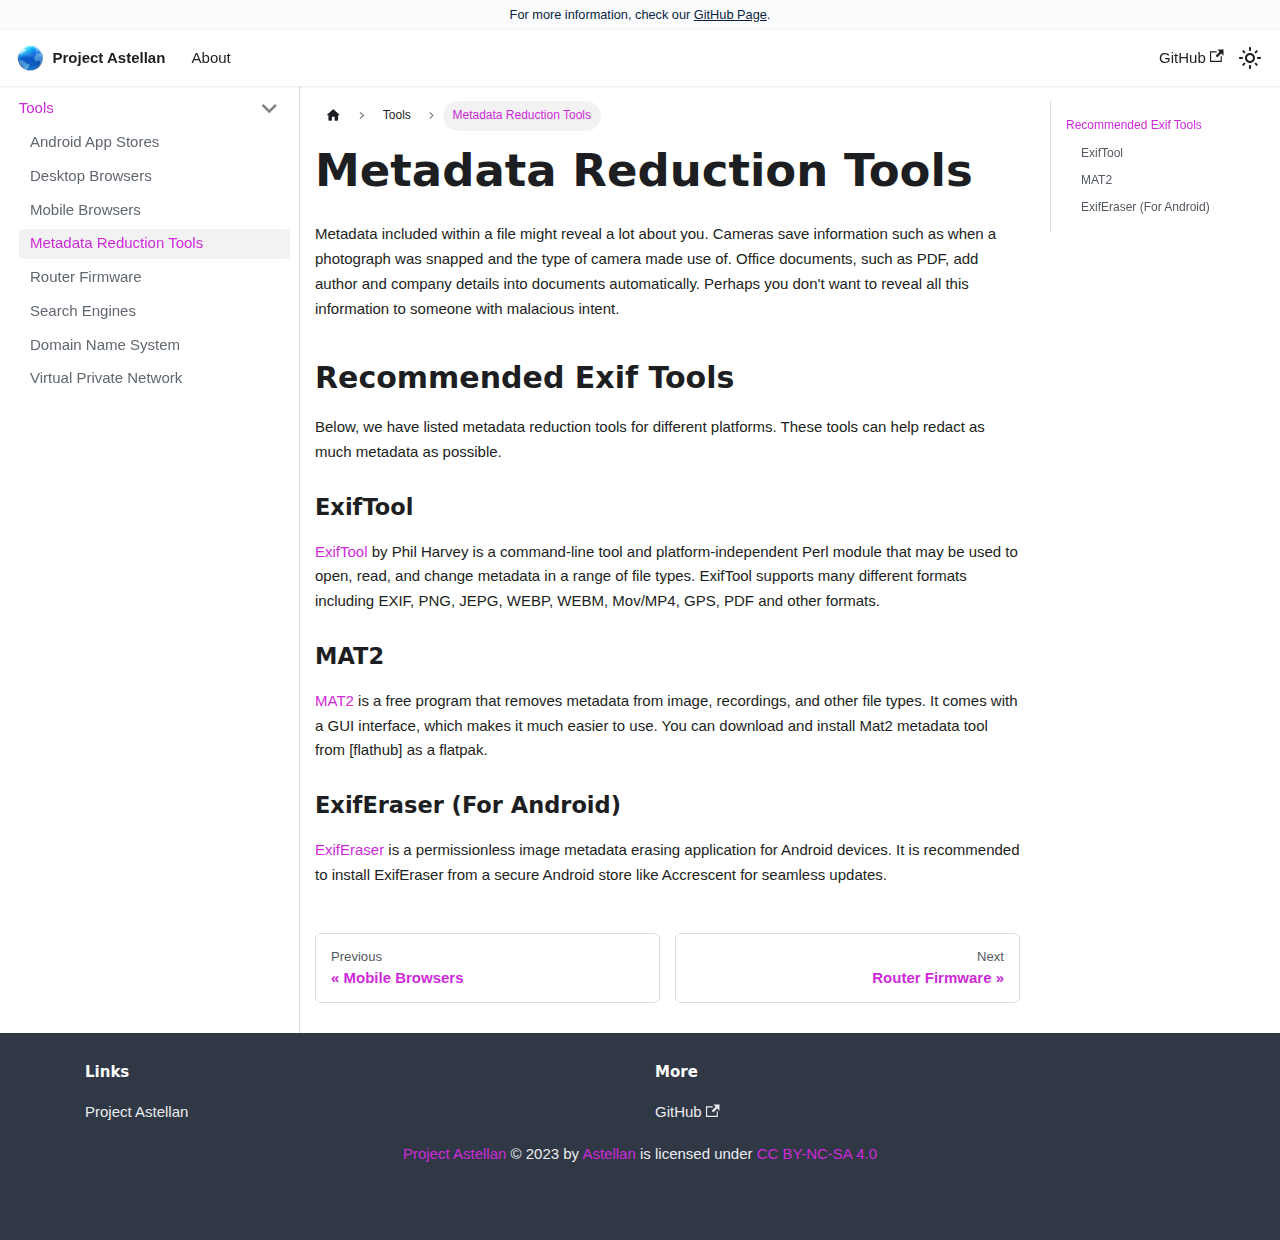
<file: Metadata Reduction Tools/index.html>
<!doctype html>
<html lang="en" dir="ltr" class="docs-wrapper plugin-docs plugin-id-default docs-version-current docs-doc-page docs-doc-id-Metadata Reduction Tools" data-has-hydrated="false">
<head>
<meta charset="UTF-8">
<meta name="generator" content="Docusaurus v3.0.1">
<title data-rh="true">Metadata Reduction Tools | Project Astellan</title><meta data-rh="true" name="viewport" content="width=device-width,initial-scale=1"><meta data-rh="true" name="twitter:card" content="summary_large_image"><meta data-rh="true" property="og:url" content="https://sky768.github.io/Metadata Reduction Tools"><meta data-rh="true" property="og:locale" content="en"><meta data-rh="true" name="docusaurus_locale" content="en"><meta data-rh="true" name="docsearch:language" content="en"><meta data-rh="true" name="docusaurus_version" content="current"><meta data-rh="true" name="docusaurus_tag" content="docs-default-current"><meta data-rh="true" name="docsearch:version" content="current"><meta data-rh="true" name="docsearch:docusaurus_tag" content="docs-default-current"><meta data-rh="true" property="og:title" content="Metadata Reduction Tools | Project Astellan"><meta data-rh="true" name="description" content="Metadata included within a file might reveal a lot about you. Cameras save information such as when a photograph was snapped and the type of camera made use of. Office documents, such as PDF, add author and company details into documents automatically. Perhaps you don&#x27;t want to reveal all this information to someone with malacious intent."><meta data-rh="true" property="og:description" content="Metadata included within a file might reveal a lot about you. Cameras save information such as when a photograph was snapped and the type of camera made use of. Office documents, such as PDF, add author and company details into documents automatically. Perhaps you don&#x27;t want to reveal all this information to someone with malacious intent."><link data-rh="true" rel="icon" href="/img/icons8-favicon-3d-fluency-96.png"><link data-rh="true" rel="canonical" href="https://sky768.github.io/Metadata Reduction Tools"><link data-rh="true" rel="alternate" href="https://sky768.github.io/Metadata Reduction Tools" hreflang="en"><link data-rh="true" rel="alternate" href="https://sky768.github.io/Metadata Reduction Tools" hreflang="x-default"><link rel="stylesheet" href="/assets/css/styles.ed6f2612.css">
<script src="/assets/js/runtime~main.82bada35.js" defer="defer"></script>
<script src="/assets/js/main.acf8f046.js" defer="defer"></script>
</head>
<body class="navigation-with-keyboard">
<script>!function(){function t(t){document.documentElement.setAttribute("data-theme",t)}var e=function(){try{return new URLSearchParams(window.location.search).get("docusaurus-theme")}catch(t){}}()||function(){try{return localStorage.getItem("theme")}catch(t){}}();null!==e?t(e):window.matchMedia("(prefers-color-scheme: dark)").matches?t("dark"):window.matchMedia("(prefers-color-scheme: light)").matches?t("light"):t("dark")}(),function(){try{const n=new URLSearchParams(window.location.search).entries();for(var[t,e]of n)if(t.startsWith("docusaurus-data-")){var a=t.replace("docusaurus-data-","data-");document.documentElement.setAttribute(a,e)}}catch(t){}}(),document.documentElement.setAttribute("data-announcement-bar-initially-dismissed",function(){try{return"true"===localStorage.getItem("docusaurus.announcement.dismiss")}catch(t){}return!1}())</script><div id="__docusaurus"><div role="region" aria-label="Skip to main content"><a class="skipToContent_fXgn" href="#__docusaurus_skipToContent_fallback">Skip to main content</a></div><div class="announcementBar_mb4j" style="background-color:#fafbfc;color:#091E42" role="banner"><div class="content_knG7 announcementBarContent_xLdY">For more information, check our <a target="_blank" rel="noopener noreferrer" href="https://github.com/sky768/project-astellan">GitHub Page</a>.</div></div><nav aria-label="Main" class="navbar navbar--fixed-top"><div class="navbar__inner"><div class="navbar__items"><button aria-label="Toggle navigation bar" aria-expanded="false" class="navbar__toggle clean-btn" type="button"><svg width="30" height="30" viewBox="0 0 30 30" aria-hidden="true"><path stroke="currentColor" stroke-linecap="round" stroke-miterlimit="10" stroke-width="2" d="M4 7h22M4 15h22M4 23h22"></path></svg></button><a class="navbar__brand" href="/"><div class="navbar__logo"><img src="/img/icons8-favicon-3d-fluency-96.png" alt="My Site Logo" class="themedComponent_mlkZ themedComponent--light_NVdE"><img src="/img/icons8-favicon-3d-fluency-96.png" alt="My Site Logo" class="themedComponent_mlkZ themedComponent--dark_xIcU"></div><b class="navbar__title text--truncate">Project Astellan</b></a><a class="navbar__item navbar__link" href="/intro">About</a></div><div class="navbar__items navbar__items--right"><a href="https://github.com/sky768/project-astellan" target="_blank" rel="noopener noreferrer" class="navbar__item navbar__link">GitHub<svg width="13.5" height="13.5" aria-hidden="true" viewBox="0 0 24 24" class="iconExternalLink_nPIU"><path fill="currentColor" d="M21 13v10h-21v-19h12v2h-10v15h17v-8h2zm3-12h-10.988l4.035 4-6.977 7.07 2.828 2.828 6.977-7.07 4.125 4.172v-11z"></path></svg></a><div class="toggle_vylO colorModeToggle_DEke"><button class="clean-btn toggleButton_gllP toggleButtonDisabled_aARS" type="button" disabled="" title="Switch between dark and light mode (currently dark mode)" aria-label="Switch between dark and light mode (currently dark mode)" aria-live="polite"><svg viewBox="0 0 24 24" width="24" height="24" class="lightToggleIcon_pyhR"><path fill="currentColor" d="M12,9c1.65,0,3,1.35,3,3s-1.35,3-3,3s-3-1.35-3-3S10.35,9,12,9 M12,7c-2.76,0-5,2.24-5,5s2.24,5,5,5s5-2.24,5-5 S14.76,7,12,7L12,7z M2,13l2,0c0.55,0,1-0.45,1-1s-0.45-1-1-1l-2,0c-0.55,0-1,0.45-1,1S1.45,13,2,13z M20,13l2,0c0.55,0,1-0.45,1-1 s-0.45-1-1-1l-2,0c-0.55,0-1,0.45-1,1S19.45,13,20,13z M11,2v2c0,0.55,0.45,1,1,1s1-0.45,1-1V2c0-0.55-0.45-1-1-1S11,1.45,11,2z M11,20v2c0,0.55,0.45,1,1,1s1-0.45,1-1v-2c0-0.55-0.45-1-1-1C11.45,19,11,19.45,11,20z M5.99,4.58c-0.39-0.39-1.03-0.39-1.41,0 c-0.39,0.39-0.39,1.03,0,1.41l1.06,1.06c0.39,0.39,1.03,0.39,1.41,0s0.39-1.03,0-1.41L5.99,4.58z M18.36,16.95 c-0.39-0.39-1.03-0.39-1.41,0c-0.39,0.39-0.39,1.03,0,1.41l1.06,1.06c0.39,0.39,1.03,0.39,1.41,0c0.39-0.39,0.39-1.03,0-1.41 L18.36,16.95z M19.42,5.99c0.39-0.39,0.39-1.03,0-1.41c-0.39-0.39-1.03-0.39-1.41,0l-1.06,1.06c-0.39,0.39-0.39,1.03,0,1.41 s1.03,0.39,1.41,0L19.42,5.99z M7.05,18.36c0.39-0.39,0.39-1.03,0-1.41c-0.39-0.39-1.03-0.39-1.41,0l-1.06,1.06 c-0.39,0.39-0.39,1.03,0,1.41s1.03,0.39,1.41,0L7.05,18.36z"></path></svg><svg viewBox="0 0 24 24" width="24" height="24" class="darkToggleIcon_wfgR"><path fill="currentColor" d="M9.37,5.51C9.19,6.15,9.1,6.82,9.1,7.5c0,4.08,3.32,7.4,7.4,7.4c0.68,0,1.35-0.09,1.99-0.27C17.45,17.19,14.93,19,12,19 c-3.86,0-7-3.14-7-7C5,9.07,6.81,6.55,9.37,5.51z M12,3c-4.97,0-9,4.03-9,9s4.03,9,9,9s9-4.03,9-9c0-0.46-0.04-0.92-0.1-1.36 c-0.98,1.37-2.58,2.26-4.4,2.26c-2.98,0-5.4-2.42-5.4-5.4c0-1.81,0.89-3.42,2.26-4.4C12.92,3.04,12.46,3,12,3L12,3z"></path></svg></button></div><div class="navbarSearchContainer_Bca1"></div></div></div><div role="presentation" class="navbar-sidebar__backdrop"></div></nav><div id="__docusaurus_skipToContent_fallback" class="main-wrapper mainWrapper_z2l0"><div class="docsWrapper_hBAB"><button aria-label="Scroll back to top" class="clean-btn theme-back-to-top-button backToTopButton_sjWU" type="button"></button><div class="docRoot_UBD9"><aside class="theme-doc-sidebar-container docSidebarContainer_YfHR"><div class="sidebarViewport_aRkj"><div class="sidebar_njMd"><nav aria-label="Docs sidebar" class="menu thin-scrollbar menu_SIkG menuWithAnnouncementBar_GW3s"><ul class="theme-doc-sidebar-menu menu__list"><li class="theme-doc-sidebar-item-category theme-doc-sidebar-item-category-level-1 menu__list-item"><div class="menu__list-item-collapsible"><a class="menu__link menu__link--sublist menu__link--active" aria-expanded="true" href="/">Tools</a><button aria-label="Collapse sidebar category &#x27;Tools&#x27;" type="button" class="clean-btn menu__caret"></button></div><ul style="display:block;overflow:visible;height:auto" class="menu__list"><li class="theme-doc-sidebar-item-link theme-doc-sidebar-item-link-level-2 menu__list-item"><a class="menu__link" tabindex="0" href="/Android App Stores">Android App Stores</a></li><li class="theme-doc-sidebar-item-link theme-doc-sidebar-item-link-level-2 menu__list-item"><a class="menu__link" tabindex="0" href="/Browsers/Desktop Browsers">Desktop Browsers</a></li><li class="theme-doc-sidebar-item-link theme-doc-sidebar-item-link-level-2 menu__list-item"><a class="menu__link" tabindex="0" href="/Browsers/Mobile Browsers">Mobile Browsers</a></li><li class="theme-doc-sidebar-item-link theme-doc-sidebar-item-link-level-2 menu__list-item"><a class="menu__link menu__link--active" aria-current="page" tabindex="0" href="/Metadata Reduction Tools">Metadata Reduction Tools</a></li><li class="theme-doc-sidebar-item-link theme-doc-sidebar-item-link-level-2 menu__list-item"><a class="menu__link" tabindex="0" href="/Router Firmware">Router Firmware</a></li><li class="theme-doc-sidebar-item-link theme-doc-sidebar-item-link-level-2 menu__list-item"><a class="menu__link" tabindex="0" href="/Search Engines">Search Engines</a></li><li class="theme-doc-sidebar-item-link theme-doc-sidebar-item-link-level-2 menu__list-item"><a class="menu__link" tabindex="0" href="/Networking/Domain Name System">Domain Name System</a></li><li class="theme-doc-sidebar-item-link theme-doc-sidebar-item-link-level-2 menu__list-item"><a class="menu__link" tabindex="0" href="/Networking/Virtual Private Network">Virtual Private Network</a></li></ul></li></ul></nav></div></div></aside><main class="docMainContainer_TBSr"><div class="container padding-top--md padding-bottom--lg"><div class="row"><div class="col docItemCol_VOVn"><div class="docItemContainer_Djhp"><article><nav class="theme-doc-breadcrumbs breadcrumbsContainer_Z_bl" aria-label="Breadcrumbs"><ul class="breadcrumbs" itemscope="" itemtype="https://schema.org/BreadcrumbList"><li class="breadcrumbs__item"><a aria-label="Home page" class="breadcrumbs__link" href="/"><svg viewBox="0 0 24 24" class="breadcrumbHomeIcon_YNFT"><path d="M10 19v-5h4v5c0 .55.45 1 1 1h3c.55 0 1-.45 1-1v-7h1.7c.46 0 .68-.57.33-.87L12.67 3.6c-.38-.34-.96-.34-1.34 0l-8.36 7.53c-.34.3-.13.87.33.87H5v7c0 .55.45 1 1 1h3c.55 0 1-.45 1-1z" fill="currentColor"></path></svg></a></li><li itemscope="" itemprop="itemListElement" itemtype="https://schema.org/ListItem" class="breadcrumbs__item"><a class="breadcrumbs__link" itemprop="item" href="/"><span itemprop="name">Tools</span></a><meta itemprop="position" content="1"></li><li itemscope="" itemprop="itemListElement" itemtype="https://schema.org/ListItem" class="breadcrumbs__item breadcrumbs__item--active"><span class="breadcrumbs__link" itemprop="name">Metadata Reduction Tools</span><meta itemprop="position" content="2"></li></ul></nav><div class="tocCollapsible_ETCw theme-doc-toc-mobile tocMobile_ITEo"><button type="button" class="clean-btn tocCollapsibleButton_TO0P">On this page</button></div><div class="theme-doc-markdown markdown"><header><h1>Metadata Reduction Tools</h1></header><p>Metadata included within a file might reveal a lot about you. Cameras save information such as when a photograph was snapped and the type of camera made use of. Office documents, such as PDF, add author and company details into documents automatically. Perhaps you don&#x27;t want to reveal all this information to someone with malacious intent.</p>
<h2 class="anchor anchorWithStickyNavbar_LWe7" id="recommended-exif-tools">Recommended Exif Tools<a href="#recommended-exif-tools" class="hash-link" aria-label="Direct link to Recommended Exif Tools" title="Direct link to Recommended Exif Tools">​</a></h2>
<p>Below, we have listed metadata reduction tools for different platforms. These tools can help redact as much metadata as possible.</p>
<h3 class="anchor anchorWithStickyNavbar_LWe7" id="exiftool">ExifTool<a href="#exiftool" class="hash-link" aria-label="Direct link to ExifTool" title="Direct link to ExifTool">​</a></h3>
<p><a href="https://exiftool.org/" target="_blank" rel="noopener noreferrer">ExifTool</a> by Phil Harvey is a command-line tool and platform-independent Perl module that may be used to open, read, and change metadata in a range of file types. ExifTool supports many different formats including EXIF, PNG, JEPG, WEBP, WEBM, Mov/MP4, GPS, PDF and other formats.</p>
<h3 class="anchor anchorWithStickyNavbar_LWe7" id="mat2">MAT2<a href="#mat2" class="hash-link" aria-label="Direct link to MAT2" title="Direct link to MAT2">​</a></h3>
<p><a href="https://0xacab.org/jvoisin/mat2" target="_blank" rel="noopener noreferrer">MAT2</a> is a free program that removes metadata from image, recordings, and other file types. It comes with a GUI interface, which makes it much easier to use. You can download and install Mat2 metadata tool from [flathub] as a flatpak.</p>
<h3 class="anchor anchorWithStickyNavbar_LWe7" id="exiferaser-for-android">ExifEraser (For Android)<a href="#exiferaser-for-android" class="hash-link" aria-label="Direct link to ExifEraser (For Android)" title="Direct link to ExifEraser (For Android)">​</a></h3>
<p><a href="https://github.com/Tommy-Geenexus/exif-eraser" target="_blank" rel="noopener noreferrer">ExifEraser</a> is a permissionless image metadata erasing application for Android devices. It is recommended to install ExifEraser from a secure Android store like Accrescent for seamless updates.</p></div></article><nav class="pagination-nav docusaurus-mt-lg" aria-label="Docs pages"><a class="pagination-nav__link pagination-nav__link--prev" href="/Browsers/Mobile Browsers"><div class="pagination-nav__sublabel">Previous</div><div class="pagination-nav__label">Mobile Browsers</div></a><a class="pagination-nav__link pagination-nav__link--next" href="/Router Firmware"><div class="pagination-nav__sublabel">Next</div><div class="pagination-nav__label">Router Firmware</div></a></nav></div></div><div class="col col--3"><div class="tableOfContents_bqdL thin-scrollbar theme-doc-toc-desktop"><ul class="table-of-contents table-of-contents__left-border"><li><a href="#recommended-exif-tools" class="table-of-contents__link toc-highlight">Recommended Exif Tools</a><ul><li><a href="#exiftool" class="table-of-contents__link toc-highlight">ExifTool</a></li><li><a href="#mat2" class="table-of-contents__link toc-highlight">MAT2</a></li><li><a href="#exiferaser-for-android" class="table-of-contents__link toc-highlight">ExifEraser (For Android)</a></li></ul></li></ul></div></div></div></div></main></div></div></div><footer class="footer footer--dark"><div class="container container-fluid"><div class="row footer__links"><div class="col footer__col"><div class="footer__title">Links</div><ul class="footer__items clean-list"><li class="footer__item"><a class="footer__link-item" href="/">Project Astellan</a></li></ul></div><div class="col footer__col"><div class="footer__title">More</div><ul class="footer__items clean-list"><li class="footer__item"><a href="https://github.com/sky768/project-astellan" target="_blank" rel="noopener noreferrer" class="footer__link-item">GitHub<svg width="13.5" height="13.5" aria-hidden="true" viewBox="0 0 24 24" class="iconExternalLink_nPIU"><path fill="currentColor" d="M21 13v10h-21v-19h12v2h-10v15h17v-8h2zm3-12h-10.988l4.035 4-6.977 7.07 2.828 2.828 6.977-7.07 4.125 4.172v-11z"></path></svg></a></li></ul></div></div><div class="footer__bottom text--center"><div class="footer__copyright"><p xmlns:cc="http://creativecommons.org/ns#" xmlns:dct="http://purl.org/dc/terms/"><a property="dct:title" rel="cc:attributionURL" href="https://github.com/sky768/project-astellan">Project Astellan</a> © 2023 by <a rel="cc:attributionURL dct:creator" property="cc:attributionName" href="https://github.com/sky768">Astellan</a> is licensed under <a href="http://creativecommons.org/licenses/by-nc-sa/4.0/?ref=chooser-v1" target="_blank" rel="license noopener noreferrer" style="display:inline-block;">CC BY-NC-SA 4.0</a></p> </div></div></div></footer></div>
</body>
</html>
</file>
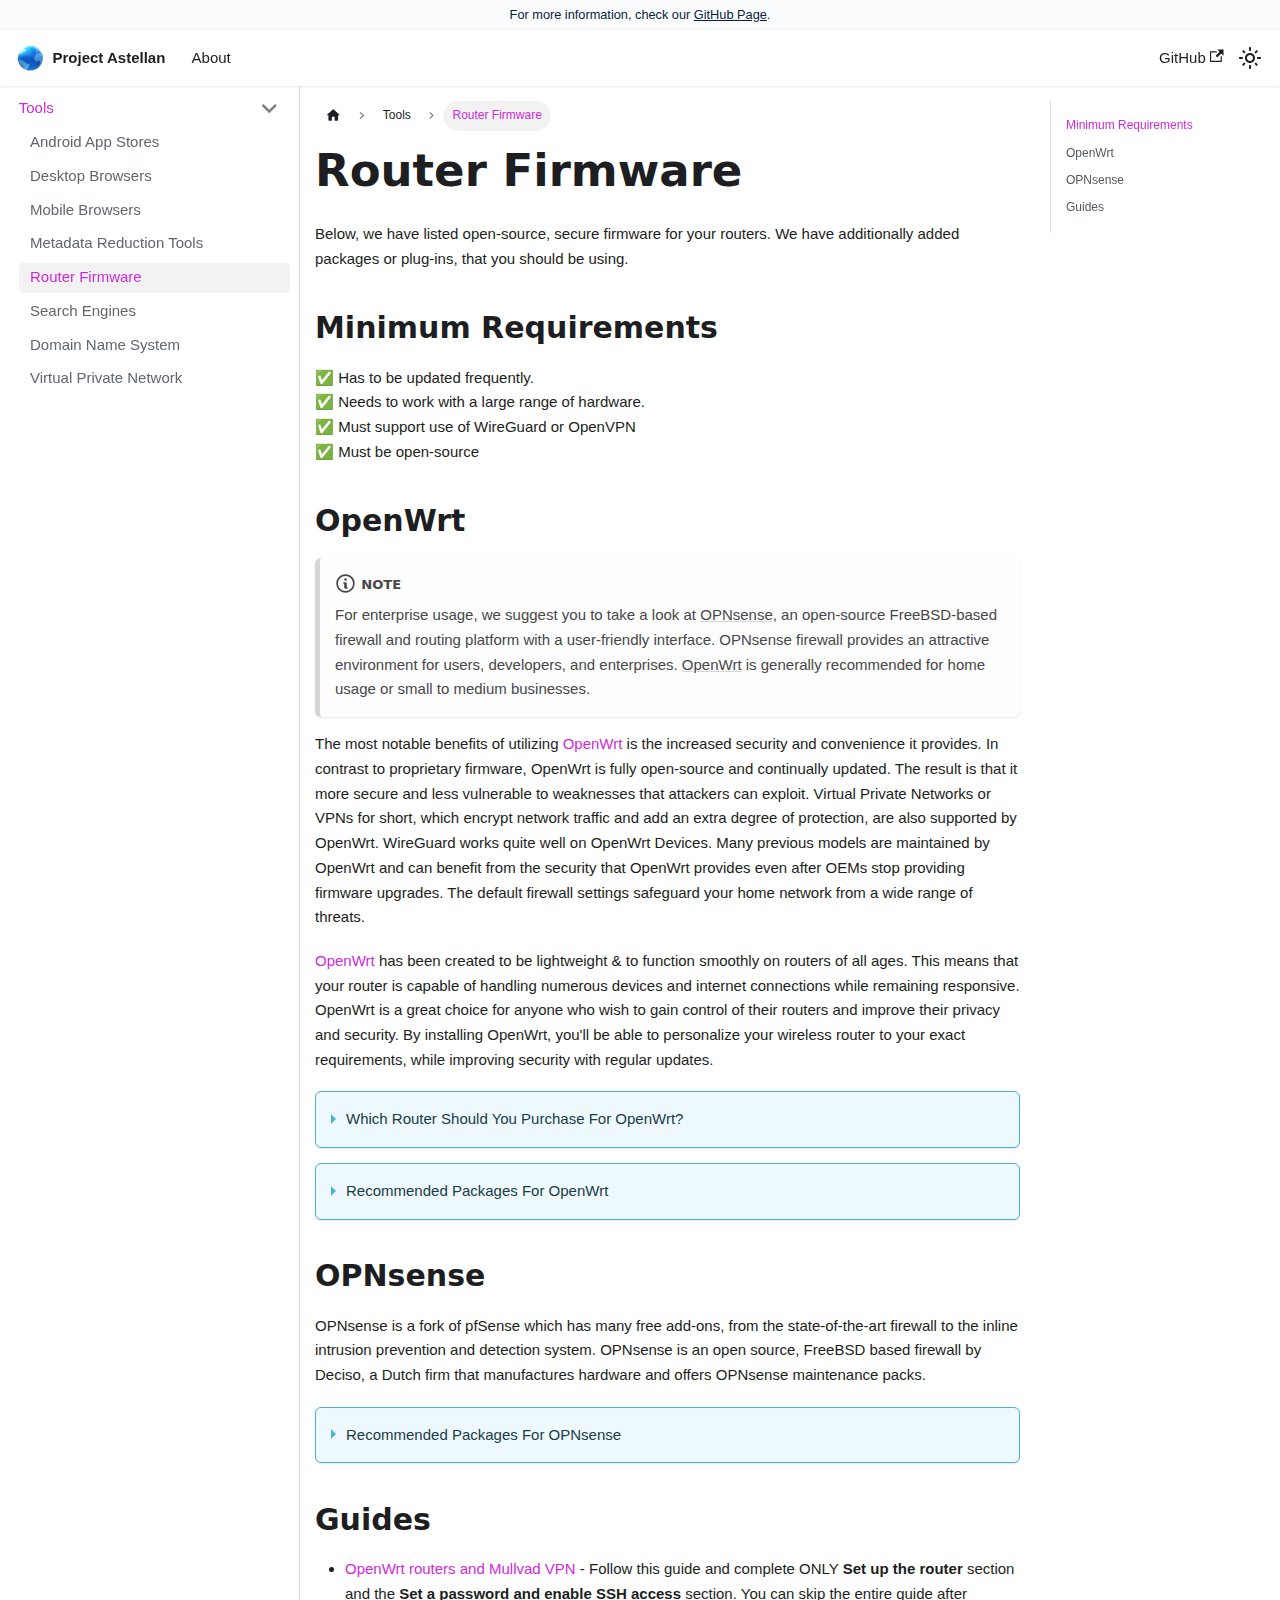
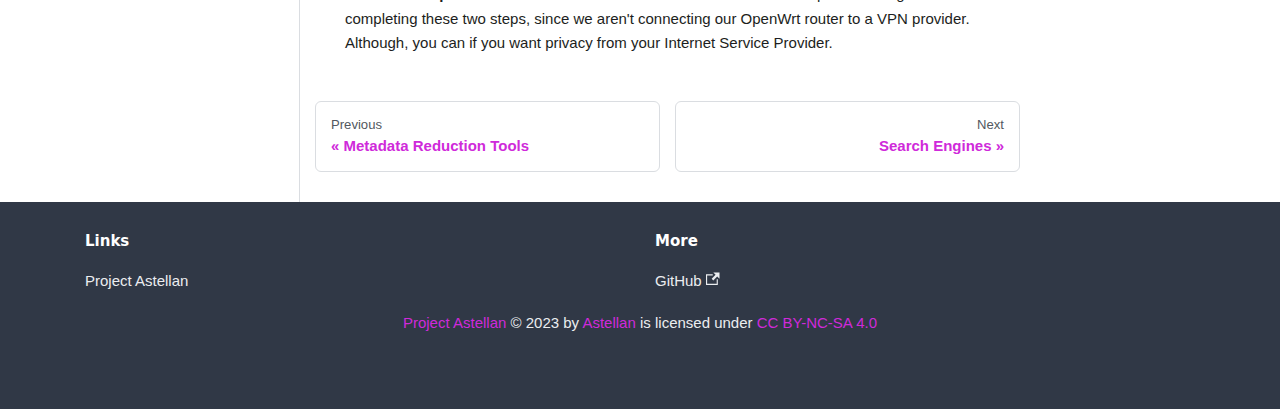
<file: Router Firmware/index.html>
<!doctype html>
<html lang="en" dir="ltr" class="docs-wrapper plugin-docs plugin-id-default docs-version-current docs-doc-page docs-doc-id-Router Firmware" data-has-hydrated="false">
<head>
<meta charset="UTF-8">
<meta name="generator" content="Docusaurus v3.0.1">
<title data-rh="true">Router Firmware | Project Astellan</title><meta data-rh="true" name="viewport" content="width=device-width,initial-scale=1"><meta data-rh="true" name="twitter:card" content="summary_large_image"><meta data-rh="true" property="og:url" content="https://sky768.github.io/Router Firmware"><meta data-rh="true" property="og:locale" content="en"><meta data-rh="true" name="docusaurus_locale" content="en"><meta data-rh="true" name="docsearch:language" content="en"><meta data-rh="true" name="docusaurus_version" content="current"><meta data-rh="true" name="docusaurus_tag" content="docs-default-current"><meta data-rh="true" name="docsearch:version" content="current"><meta data-rh="true" name="docsearch:docusaurus_tag" content="docs-default-current"><meta data-rh="true" property="og:title" content="Router Firmware | Project Astellan"><meta data-rh="true" name="description" content="The most notable benefits of utilizing OpenWrt is the increased security and convenience it provides. In contrast to proprietary firmware, OpenWrt is fully open-source and continually updated."><meta data-rh="true" property="og:description" content="The most notable benefits of utilizing OpenWrt is the increased security and convenience it provides. In contrast to proprietary firmware, OpenWrt is fully open-source and continually updated."><meta data-rh="true" name="keywords" content="OpenWrt,OPNsense,Routers,Privacy,Security"><link data-rh="true" rel="icon" href="/img/icons8-favicon-3d-fluency-96.png"><link data-rh="true" rel="canonical" href="https://sky768.github.io/Router Firmware"><link data-rh="true" rel="alternate" href="https://sky768.github.io/Router Firmware" hreflang="en"><link data-rh="true" rel="alternate" href="https://sky768.github.io/Router Firmware" hreflang="x-default"><link rel="stylesheet" href="/assets/css/styles.ed6f2612.css">
<script src="/assets/js/runtime~main.82bada35.js" defer="defer"></script>
<script src="/assets/js/main.acf8f046.js" defer="defer"></script>
</head>
<body class="navigation-with-keyboard">
<script>!function(){function t(t){document.documentElement.setAttribute("data-theme",t)}var e=function(){try{return new URLSearchParams(window.location.search).get("docusaurus-theme")}catch(t){}}()||function(){try{return localStorage.getItem("theme")}catch(t){}}();null!==e?t(e):window.matchMedia("(prefers-color-scheme: dark)").matches?t("dark"):window.matchMedia("(prefers-color-scheme: light)").matches?t("light"):t("dark")}(),function(){try{const n=new URLSearchParams(window.location.search).entries();for(var[t,e]of n)if(t.startsWith("docusaurus-data-")){var a=t.replace("docusaurus-data-","data-");document.documentElement.setAttribute(a,e)}}catch(t){}}(),document.documentElement.setAttribute("data-announcement-bar-initially-dismissed",function(){try{return"true"===localStorage.getItem("docusaurus.announcement.dismiss")}catch(t){}return!1}())</script><div id="__docusaurus"><div role="region" aria-label="Skip to main content"><a class="skipToContent_fXgn" href="#__docusaurus_skipToContent_fallback">Skip to main content</a></div><div class="announcementBar_mb4j" style="background-color:#fafbfc;color:#091E42" role="banner"><div class="content_knG7 announcementBarContent_xLdY">For more information, check our <a target="_blank" rel="noopener noreferrer" href="https://github.com/sky768/project-astellan">GitHub Page</a>.</div></div><nav aria-label="Main" class="navbar navbar--fixed-top"><div class="navbar__inner"><div class="navbar__items"><button aria-label="Toggle navigation bar" aria-expanded="false" class="navbar__toggle clean-btn" type="button"><svg width="30" height="30" viewBox="0 0 30 30" aria-hidden="true"><path stroke="currentColor" stroke-linecap="round" stroke-miterlimit="10" stroke-width="2" d="M4 7h22M4 15h22M4 23h22"></path></svg></button><a class="navbar__brand" href="/"><div class="navbar__logo"><img src="/img/icons8-favicon-3d-fluency-96.png" alt="My Site Logo" class="themedComponent_mlkZ themedComponent--light_NVdE"><img src="/img/icons8-favicon-3d-fluency-96.png" alt="My Site Logo" class="themedComponent_mlkZ themedComponent--dark_xIcU"></div><b class="navbar__title text--truncate">Project Astellan</b></a><a class="navbar__item navbar__link" href="/intro">About</a></div><div class="navbar__items navbar__items--right"><a href="https://github.com/sky768/project-astellan" target="_blank" rel="noopener noreferrer" class="navbar__item navbar__link">GitHub<svg width="13.5" height="13.5" aria-hidden="true" viewBox="0 0 24 24" class="iconExternalLink_nPIU"><path fill="currentColor" d="M21 13v10h-21v-19h12v2h-10v15h17v-8h2zm3-12h-10.988l4.035 4-6.977 7.07 2.828 2.828 6.977-7.07 4.125 4.172v-11z"></path></svg></a><div class="toggle_vylO colorModeToggle_DEke"><button class="clean-btn toggleButton_gllP toggleButtonDisabled_aARS" type="button" disabled="" title="Switch between dark and light mode (currently dark mode)" aria-label="Switch between dark and light mode (currently dark mode)" aria-live="polite"><svg viewBox="0 0 24 24" width="24" height="24" class="lightToggleIcon_pyhR"><path fill="currentColor" d="M12,9c1.65,0,3,1.35,3,3s-1.35,3-3,3s-3-1.35-3-3S10.35,9,12,9 M12,7c-2.76,0-5,2.24-5,5s2.24,5,5,5s5-2.24,5-5 S14.76,7,12,7L12,7z M2,13l2,0c0.55,0,1-0.45,1-1s-0.45-1-1-1l-2,0c-0.55,0-1,0.45-1,1S1.45,13,2,13z M20,13l2,0c0.55,0,1-0.45,1-1 s-0.45-1-1-1l-2,0c-0.55,0-1,0.45-1,1S19.45,13,20,13z M11,2v2c0,0.55,0.45,1,1,1s1-0.45,1-1V2c0-0.55-0.45-1-1-1S11,1.45,11,2z M11,20v2c0,0.55,0.45,1,1,1s1-0.45,1-1v-2c0-0.55-0.45-1-1-1C11.45,19,11,19.45,11,20z M5.99,4.58c-0.39-0.39-1.03-0.39-1.41,0 c-0.39,0.39-0.39,1.03,0,1.41l1.06,1.06c0.39,0.39,1.03,0.39,1.41,0s0.39-1.03,0-1.41L5.99,4.58z M18.36,16.95 c-0.39-0.39-1.03-0.39-1.41,0c-0.39,0.39-0.39,1.03,0,1.41l1.06,1.06c0.39,0.39,1.03,0.39,1.41,0c0.39-0.39,0.39-1.03,0-1.41 L18.36,16.95z M19.42,5.99c0.39-0.39,0.39-1.03,0-1.41c-0.39-0.39-1.03-0.39-1.41,0l-1.06,1.06c-0.39,0.39-0.39,1.03,0,1.41 s1.03,0.39,1.41,0L19.42,5.99z M7.05,18.36c0.39-0.39,0.39-1.03,0-1.41c-0.39-0.39-1.03-0.39-1.41,0l-1.06,1.06 c-0.39,0.39-0.39,1.03,0,1.41s1.03,0.39,1.41,0L7.05,18.36z"></path></svg><svg viewBox="0 0 24 24" width="24" height="24" class="darkToggleIcon_wfgR"><path fill="currentColor" d="M9.37,5.51C9.19,6.15,9.1,6.82,9.1,7.5c0,4.08,3.32,7.4,7.4,7.4c0.68,0,1.35-0.09,1.99-0.27C17.45,17.19,14.93,19,12,19 c-3.86,0-7-3.14-7-7C5,9.07,6.81,6.55,9.37,5.51z M12,3c-4.97,0-9,4.03-9,9s4.03,9,9,9s9-4.03,9-9c0-0.46-0.04-0.92-0.1-1.36 c-0.98,1.37-2.58,2.26-4.4,2.26c-2.98,0-5.4-2.42-5.4-5.4c0-1.81,0.89-3.42,2.26-4.4C12.92,3.04,12.46,3,12,3L12,3z"></path></svg></button></div><div class="navbarSearchContainer_Bca1"></div></div></div><div role="presentation" class="navbar-sidebar__backdrop"></div></nav><div id="__docusaurus_skipToContent_fallback" class="main-wrapper mainWrapper_z2l0"><div class="docsWrapper_hBAB"><button aria-label="Scroll back to top" class="clean-btn theme-back-to-top-button backToTopButton_sjWU" type="button"></button><div class="docRoot_UBD9"><aside class="theme-doc-sidebar-container docSidebarContainer_YfHR"><div class="sidebarViewport_aRkj"><div class="sidebar_njMd"><nav aria-label="Docs sidebar" class="menu thin-scrollbar menu_SIkG menuWithAnnouncementBar_GW3s"><ul class="theme-doc-sidebar-menu menu__list"><li class="theme-doc-sidebar-item-category theme-doc-sidebar-item-category-level-1 menu__list-item"><div class="menu__list-item-collapsible"><a class="menu__link menu__link--sublist menu__link--active" aria-expanded="true" href="/">Tools</a><button aria-label="Collapse sidebar category &#x27;Tools&#x27;" type="button" class="clean-btn menu__caret"></button></div><ul style="display:block;overflow:visible;height:auto" class="menu__list"><li class="theme-doc-sidebar-item-link theme-doc-sidebar-item-link-level-2 menu__list-item"><a class="menu__link" tabindex="0" href="/Android App Stores">Android App Stores</a></li><li class="theme-doc-sidebar-item-link theme-doc-sidebar-item-link-level-2 menu__list-item"><a class="menu__link" tabindex="0" href="/Browsers/Desktop Browsers">Desktop Browsers</a></li><li class="theme-doc-sidebar-item-link theme-doc-sidebar-item-link-level-2 menu__list-item"><a class="menu__link" tabindex="0" href="/Browsers/Mobile Browsers">Mobile Browsers</a></li><li class="theme-doc-sidebar-item-link theme-doc-sidebar-item-link-level-2 menu__list-item"><a class="menu__link" tabindex="0" href="/Metadata Reduction Tools">Metadata Reduction Tools</a></li><li class="theme-doc-sidebar-item-link theme-doc-sidebar-item-link-level-2 menu__list-item"><a class="menu__link menu__link--active" aria-current="page" tabindex="0" href="/Router Firmware">Router Firmware</a></li><li class="theme-doc-sidebar-item-link theme-doc-sidebar-item-link-level-2 menu__list-item"><a class="menu__link" tabindex="0" href="/Search Engines">Search Engines</a></li><li class="theme-doc-sidebar-item-link theme-doc-sidebar-item-link-level-2 menu__list-item"><a class="menu__link" tabindex="0" href="/Networking/Domain Name System">Domain Name System</a></li><li class="theme-doc-sidebar-item-link theme-doc-sidebar-item-link-level-2 menu__list-item"><a class="menu__link" tabindex="0" href="/Networking/Virtual Private Network">Virtual Private Network</a></li></ul></li></ul></nav></div></div></aside><main class="docMainContainer_TBSr"><div class="container padding-top--md padding-bottom--lg"><div class="row"><div class="col docItemCol_VOVn"><div class="docItemContainer_Djhp"><article><nav class="theme-doc-breadcrumbs breadcrumbsContainer_Z_bl" aria-label="Breadcrumbs"><ul class="breadcrumbs" itemscope="" itemtype="https://schema.org/BreadcrumbList"><li class="breadcrumbs__item"><a aria-label="Home page" class="breadcrumbs__link" href="/"><svg viewBox="0 0 24 24" class="breadcrumbHomeIcon_YNFT"><path d="M10 19v-5h4v5c0 .55.45 1 1 1h3c.55 0 1-.45 1-1v-7h1.7c.46 0 .68-.57.33-.87L12.67 3.6c-.38-.34-.96-.34-1.34 0l-8.36 7.53c-.34.3-.13.87.33.87H5v7c0 .55.45 1 1 1h3c.55 0 1-.45 1-1z" fill="currentColor"></path></svg></a></li><li itemscope="" itemprop="itemListElement" itemtype="https://schema.org/ListItem" class="breadcrumbs__item"><a class="breadcrumbs__link" itemprop="item" href="/"><span itemprop="name">Tools</span></a><meta itemprop="position" content="1"></li><li itemscope="" itemprop="itemListElement" itemtype="https://schema.org/ListItem" class="breadcrumbs__item breadcrumbs__item--active"><span class="breadcrumbs__link" itemprop="name">Router Firmware</span><meta itemprop="position" content="2"></li></ul></nav><div class="tocCollapsible_ETCw theme-doc-toc-mobile tocMobile_ITEo"><button type="button" class="clean-btn tocCollapsibleButton_TO0P">On this page</button></div><div class="theme-doc-markdown markdown"><header><h1>Router Firmware</h1></header><p>Below, we have listed open-source, secure firmware for your routers. We have additionally added packages or plug-ins, that you should be using.</p>
<h2 class="anchor anchorWithStickyNavbar_LWe7" id="minimum-requirements">Minimum Requirements<a href="#minimum-requirements" class="hash-link" aria-label="Direct link to Minimum Requirements" title="Direct link to Minimum Requirements">​</a></h2>
<p>✅ Has to be updated frequently. <br>
<!-- -->✅ Needs to work with a large range of hardware. <br>
<!-- -->✅ Must support use of WireGuard or OpenVPN <br>
<!-- -->✅ Must be open-source</p>
<h2 class="anchor anchorWithStickyNavbar_LWe7" id="openwrt">OpenWrt<a href="#openwrt" class="hash-link" aria-label="Direct link to OpenWrt" title="Direct link to OpenWrt">​</a></h2>
<div class="theme-admonition theme-admonition-note admonition_xJq3 alert alert--secondary"><div class="admonitionHeading_Gvgb"><span class="admonitionIcon_Rf37"><svg viewBox="0 0 14 16"><path fill-rule="evenodd" d="M6.3 5.69a.942.942 0 0 1-.28-.7c0-.28.09-.52.28-.7.19-.18.42-.28.7-.28.28 0 .52.09.7.28.18.19.28.42.28.7 0 .28-.09.52-.28.7a1 1 0 0 1-.7.3c-.28 0-.52-.11-.7-.3zM8 7.99c-.02-.25-.11-.48-.31-.69-.2-.19-.42-.3-.69-.31H6c-.27.02-.48.13-.69.31-.2.2-.3.44-.31.69h1v3c.02.27.11.5.31.69.2.2.42.31.69.31h1c.27 0 .48-.11.69-.31.2-.19.3-.42.31-.69H8V7.98v.01zM7 2.3c-3.14 0-5.7 2.54-5.7 5.68 0 3.14 2.56 5.7 5.7 5.7s5.7-2.55 5.7-5.7c0-3.15-2.56-5.69-5.7-5.69v.01zM7 .98c3.86 0 7 3.14 7 7s-3.14 7-7 7-7-3.12-7-7 3.14-7 7-7z"></path></svg></span>note</div><div class="admonitionContent_BuS1"><p>For enterprise usage, we suggest you to take a look at <a href="https://opnsense.org/" target="_blank" rel="noopener noreferrer">OPNsense</a>, an open-source FreeBSD-based firewall and routing platform with a user-friendly interface. OPNsense firewall provides an attractive environment for users, developers, and enterprises. <a href="https://openwrt.org/" target="_blank" rel="noopener noreferrer">OpenWrt</a> is generally recommended for home usage or small to medium businesses.</p></div></div>
<p>The most notable benefits of utilizing <a href="https://openwrt.org/" target="_blank" rel="noopener noreferrer">OpenWrt</a> is the increased security and convenience it provides. In contrast to proprietary firmware, OpenWrt is fully open-source and continually updated. The result is that it more secure and less vulnerable to weaknesses that attackers can exploit. Virtual Private Networks or VPNs for short, which encrypt network traffic and add an extra degree of protection, are also supported by OpenWrt. WireGuard works quite well on OpenWrt Devices. Many previous models are maintained by OpenWrt and can benefit from the security that OpenWrt provides even after OEMs stop providing firmware upgrades. The default firewall settings safeguard your home network from a wide range of threats.</p>
<p><a href="https://openwrt.org/" target="_blank" rel="noopener noreferrer">OpenWrt</a> has been created to be lightweight &amp; to function smoothly on routers of all ages. This means that your router is capable of handling numerous devices and internet connections while remaining responsive. OpenWrt is a great choice for anyone who wish to gain control of their routers and improve their privacy and security. By installing OpenWrt, you&#x27;ll be able to personalize your wireless router to your exact requirements, while improving security with regular updates.</p>
<details class="details_lb9f alert alert--info details_b_Ee" data-collapsed="true"><summary><p>Which Router Should You Purchase For OpenWrt?</p></summary><div><div class="collapsibleContent_i85q"><div><div><p><strong>Before making a purchase, we suggest you to check <a href="https://firmware-selector.openwrt.org" target="_blank" rel="noopener noreferrer">Firmware Selector</a> to know if the router which you are going to purchase supports OpenWrt or not.</strong></p><p>You can take a look at <a href="https://www.netgear.com/business/wifi/access-points/wax206/" target="_blank" rel="noopener noreferrer">NETGEAR Wax 206</a> which is a Wi-Fi 6 router with speed of up to 3.2Gbps which also comes with a 2.5Gbps Ethernet port.</p><p>if you can&#x27;t afford a router like Wax 206. We recommend you to take a look at another Wi-Fi 6 router, which is the <a href="https://www.tp-link.com/my/home-networking/wifi-router/archer-ax23/" target="_blank" rel="noopener noreferrer">TP-Link AX23 - AX1800</a>. It has speed of up to 1800Mbps and it comes over 4x 1Gbos Ethernet ports, you can use these extra ports to setup VLANs. TP-Link AX23 router can be grabbed on sale for less than $40, which is an insane deal for a Wi-Fi 6 OpenWrt router. There are 1000+ other option which you can take a look at on OpenWrt&#x27;s Hardware Page.</p></div></div></div></div></details>
<details class="details_lb9f alert alert--info details_b_Ee" data-collapsed="true"><summary><p>Recommended Packages For OpenWrt</p></summary><div><div class="collapsibleContent_i85q"><div><div><p>A further perk of OpenWrt is being able to configure your wireless router to your individual requirements. Because it is open-source, there are numerous packages which can be downloaded and installed to improve the router&#x27;s capabilities. You can make use of packages like luci-app-sqm for reducing latency significantly and it comes with a Web UI. In fact, most packages come with a Web UI lately, so you don&#x27;t have to worry about messing with command line. Packages which we recommend to beginners and even advanced users are listed below.</p><ul>
<li><a href="https://openwrt.org/docs/guide-user/network/traffic-shaping/sqm" target="_blank" rel="noopener noreferrer">Smart Queue Management</a> -  OpenWrt has a package called SQM for mitigating buffer bloat, the undesirable latency that arises when your router buffers too much data.</li>
<li><a href="https://openwrt.org/docs/guide-user/services/dns/doh_dnsmasq_https-dns-proxy" target="_blank" rel="noopener noreferrer">DoH with Dnsmasq and https-dns-proxy</a> - Encrypt your DNS traffic, improving security and privacy.</li>
<li><a href="https://openwrt.org/packages/pkgdata/bcp38" target="_blank" rel="noopener noreferrer">BCP38</a> - For implementing IETF BCP38 on home routers.</li>
<li><a href="https://openwrt.org/packages/pkgdata/wireguard-tools" target="_blank" rel="noopener noreferrer">wireguard-tools</a> - WireGuard is a VPN that runs inside the Linux Kernel and utilizes state-of-the-art cryptography.</li>
<li><a href="https://openwrt.org/docs/guide-user/services/ad-blocking" target="_blank" rel="noopener noreferrer">Ad Blocking</a> - You can choose AdGuard Home if you have more than 256mb of ram. If not, you can always install luci-app-adblock which comes with a Web UI and does network wide Ad Blocking.</li>
<li><a href="https://github.com/jerrykuku/luci-theme-argon" target="_blank" rel="noopener noreferrer">Argon Theme</a> - Argon is a clean and tidy OpenWrt LuCI theme that allows users to customize their login interface with images or videos. It also supports automatic and manual switching between light and dark modes.</li>
<li><a href="https://openwrt.org/packages/pkgdata/crowdsec" target="_blank" rel="noopener noreferrer">Crowdsec</a> - An open-source, lightweight agent to detect and respond to bad behaviors by gaining real-time protection against aggressive IPs.</li>
</ul></div></div></div></div></details>
<h2 class="anchor anchorWithStickyNavbar_LWe7" id="opnsense">OPNsense<a href="#opnsense" class="hash-link" aria-label="Direct link to OPNsense" title="Direct link to OPNsense">​</a></h2>
<p>OPNsense is a fork of pfSense which has many free add-ons, from the state-of-the-art firewall to the inline intrusion prevention and detection system. OPNsense is an open source, FreeBSD based firewall by Deciso, a Dutch firm that manufactures hardware and offers OPNsense maintenance packs.</p>
<details class="details_lb9f alert alert--info details_b_Ee" data-collapsed="true"><summary><p>Recommended Packages For OPNsense</p></summary><div><div class="collapsibleContent_i85q"><div><div><p>Recommended Packages For OPNsense</p><ul>
<li><a href="https://www.wireguard.com/" target="_blank" rel="noopener noreferrer">HAProxy</a> - The Reliable, High Performance TCP/HTTP Load Balancer</li>
<li><a href="https://www.wireguard.com/" target="_blank" rel="noopener noreferrer">WireGuard</a> - WireGuard is a VPN that runs inside the Linux Kernel and utilizes state-of-the-art cryptography.</li>
<li><a href="https://openwrt.org/packages/pkgdata/crowdsec" target="_blank" rel="noopener noreferrer">Crowdsec</a> - An open-source, lightweight agent to detect and respond to bad behaviors by gaining real-time protection against aggressive IPs.</li>
<li><a href="https://www.zenarmor.com/" target="_blank" rel="noopener noreferrer">Zenarmor</a>: Zenarmor is a software-based micro firewall that can be installed on any network. It offers enterprise-grade security and protection.</li>
<li><a href="https://www.dnscrypt.org/" target="_blank" rel="noopener noreferrer">DNSCrypt</a>: DNSCrypt is a protocol for encrypting, authenticating, and anonymizing DNS interactions between the client and a server</li>
</ul></div></div></div></div></details>
<h2 class="anchor anchorWithStickyNavbar_LWe7" id="guides">Guides<a href="#guides" class="hash-link" aria-label="Direct link to Guides" title="Direct link to Guides">​</a></h2>
<ul>
<li><a href="https://mullvad.net/en/help/openwrt-routers-and-mullvad-vpn#setup-the-router" target="_blank" rel="noopener noreferrer">OpenWrt routers and Mullvad VPN</a> - Follow this guide and complete ONLY <strong>Set up the router</strong> section and the <strong>Set a password and enable SSH access</strong> section. You can skip the entire guide after completing these two steps, since we aren&#x27;t connecting our OpenWrt router to a VPN provider. Although, you can if you want privacy from your Internet Service Provider.</li>
</ul></div></article><nav class="pagination-nav docusaurus-mt-lg" aria-label="Docs pages"><a class="pagination-nav__link pagination-nav__link--prev" href="/Metadata Reduction Tools"><div class="pagination-nav__sublabel">Previous</div><div class="pagination-nav__label">Metadata Reduction Tools</div></a><a class="pagination-nav__link pagination-nav__link--next" href="/Search Engines"><div class="pagination-nav__sublabel">Next</div><div class="pagination-nav__label">Search Engines</div></a></nav></div></div><div class="col col--3"><div class="tableOfContents_bqdL thin-scrollbar theme-doc-toc-desktop"><ul class="table-of-contents table-of-contents__left-border"><li><a href="#minimum-requirements" class="table-of-contents__link toc-highlight">Minimum Requirements</a></li><li><a href="#openwrt" class="table-of-contents__link toc-highlight">OpenWrt</a></li><li><a href="#opnsense" class="table-of-contents__link toc-highlight">OPNsense</a></li><li><a href="#guides" class="table-of-contents__link toc-highlight">Guides</a></li></ul></div></div></div></div></main></div></div></div><footer class="footer footer--dark"><div class="container container-fluid"><div class="row footer__links"><div class="col footer__col"><div class="footer__title">Links</div><ul class="footer__items clean-list"><li class="footer__item"><a class="footer__link-item" href="/">Project Astellan</a></li></ul></div><div class="col footer__col"><div class="footer__title">More</div><ul class="footer__items clean-list"><li class="footer__item"><a href="https://github.com/sky768/project-astellan" target="_blank" rel="noopener noreferrer" class="footer__link-item">GitHub<svg width="13.5" height="13.5" aria-hidden="true" viewBox="0 0 24 24" class="iconExternalLink_nPIU"><path fill="currentColor" d="M21 13v10h-21v-19h12v2h-10v15h17v-8h2zm3-12h-10.988l4.035 4-6.977 7.07 2.828 2.828 6.977-7.07 4.125 4.172v-11z"></path></svg></a></li></ul></div></div><div class="footer__bottom text--center"><div class="footer__copyright"><p xmlns:cc="http://creativecommons.org/ns#" xmlns:dct="http://purl.org/dc/terms/"><a property="dct:title" rel="cc:attributionURL" href="https://github.com/sky768/project-astellan">Project Astellan</a> © 2023 by <a rel="cc:attributionURL dct:creator" property="cc:attributionName" href="https://github.com/sky768">Astellan</a> is licensed under <a href="http://creativecommons.org/licenses/by-nc-sa/4.0/?ref=chooser-v1" target="_blank" rel="license noopener noreferrer" style="display:inline-block;">CC BY-NC-SA 4.0</a></p> </div></div></div></footer></div>
</body>
</html>
</file>
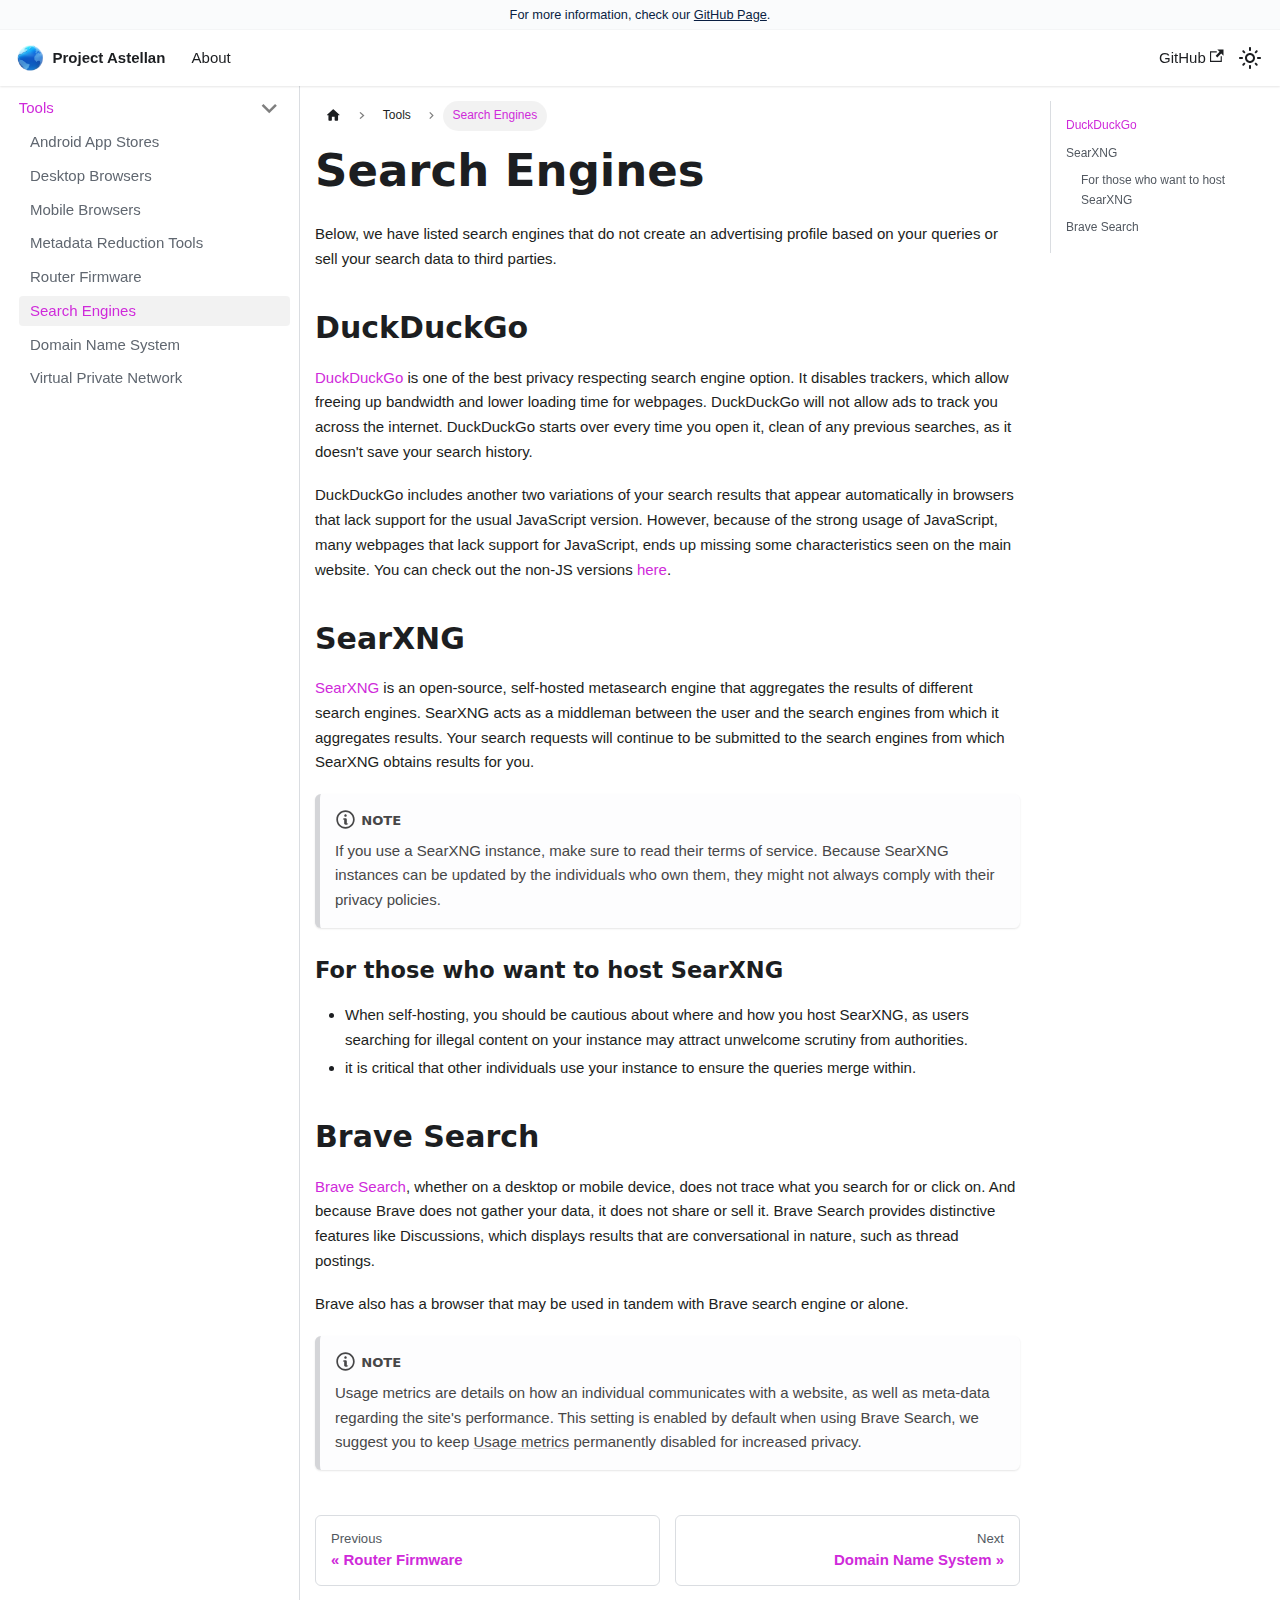
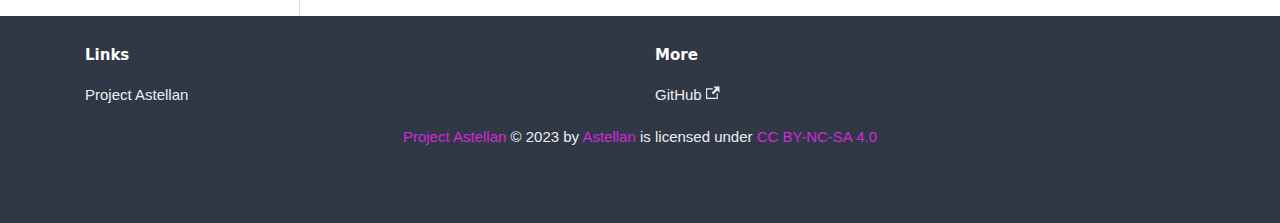
<file: Search Engines/index.html>
<!doctype html>
<html lang="en" dir="ltr" class="docs-wrapper plugin-docs plugin-id-default docs-version-current docs-doc-page docs-doc-id-Search Engines" data-has-hydrated="false">
<head>
<meta charset="UTF-8">
<meta name="generator" content="Docusaurus v3.0.1">
<title data-rh="true">Search Engines | Project Astellan</title><meta data-rh="true" name="viewport" content="width=device-width,initial-scale=1"><meta data-rh="true" name="twitter:card" content="summary_large_image"><meta data-rh="true" property="og:url" content="https://sky768.github.io/Search Engines"><meta data-rh="true" property="og:locale" content="en"><meta data-rh="true" name="docusaurus_locale" content="en"><meta data-rh="true" name="docsearch:language" content="en"><meta data-rh="true" name="docusaurus_version" content="current"><meta data-rh="true" name="docusaurus_tag" content="docs-default-current"><meta data-rh="true" name="docsearch:version" content="current"><meta data-rh="true" name="docsearch:docusaurus_tag" content="docs-default-current"><meta data-rh="true" property="og:title" content="Search Engines | Project Astellan"><meta data-rh="true" name="description" content="Below, we have listed search engines that do not create an advertising profile based on your queries or sell your search data to third parties."><meta data-rh="true" property="og:description" content="Below, we have listed search engines that do not create an advertising profile based on your queries or sell your search data to third parties."><link data-rh="true" rel="icon" href="/img/icons8-favicon-3d-fluency-96.png"><link data-rh="true" rel="canonical" href="https://sky768.github.io/Search Engines"><link data-rh="true" rel="alternate" href="https://sky768.github.io/Search Engines" hreflang="en"><link data-rh="true" rel="alternate" href="https://sky768.github.io/Search Engines" hreflang="x-default"><link rel="stylesheet" href="/assets/css/styles.ed6f2612.css">
<script src="/assets/js/runtime~main.82bada35.js" defer="defer"></script>
<script src="/assets/js/main.acf8f046.js" defer="defer"></script>
</head>
<body class="navigation-with-keyboard">
<script>!function(){function t(t){document.documentElement.setAttribute("data-theme",t)}var e=function(){try{return new URLSearchParams(window.location.search).get("docusaurus-theme")}catch(t){}}()||function(){try{return localStorage.getItem("theme")}catch(t){}}();null!==e?t(e):window.matchMedia("(prefers-color-scheme: dark)").matches?t("dark"):window.matchMedia("(prefers-color-scheme: light)").matches?t("light"):t("dark")}(),function(){try{const n=new URLSearchParams(window.location.search).entries();for(var[t,e]of n)if(t.startsWith("docusaurus-data-")){var a=t.replace("docusaurus-data-","data-");document.documentElement.setAttribute(a,e)}}catch(t){}}(),document.documentElement.setAttribute("data-announcement-bar-initially-dismissed",function(){try{return"true"===localStorage.getItem("docusaurus.announcement.dismiss")}catch(t){}return!1}())</script><div id="__docusaurus"><div role="region" aria-label="Skip to main content"><a class="skipToContent_fXgn" href="#__docusaurus_skipToContent_fallback">Skip to main content</a></div><div class="announcementBar_mb4j" style="background-color:#fafbfc;color:#091E42" role="banner"><div class="content_knG7 announcementBarContent_xLdY">For more information, check our <a target="_blank" rel="noopener noreferrer" href="https://github.com/sky768/project-astellan">GitHub Page</a>.</div></div><nav aria-label="Main" class="navbar navbar--fixed-top"><div class="navbar__inner"><div class="navbar__items"><button aria-label="Toggle navigation bar" aria-expanded="false" class="navbar__toggle clean-btn" type="button"><svg width="30" height="30" viewBox="0 0 30 30" aria-hidden="true"><path stroke="currentColor" stroke-linecap="round" stroke-miterlimit="10" stroke-width="2" d="M4 7h22M4 15h22M4 23h22"></path></svg></button><a class="navbar__brand" href="/"><div class="navbar__logo"><img src="/img/icons8-favicon-3d-fluency-96.png" alt="My Site Logo" class="themedComponent_mlkZ themedComponent--light_NVdE"><img src="/img/icons8-favicon-3d-fluency-96.png" alt="My Site Logo" class="themedComponent_mlkZ themedComponent--dark_xIcU"></div><b class="navbar__title text--truncate">Project Astellan</b></a><a class="navbar__item navbar__link" href="/intro">About</a></div><div class="navbar__items navbar__items--right"><a href="https://github.com/sky768/project-astellan" target="_blank" rel="noopener noreferrer" class="navbar__item navbar__link">GitHub<svg width="13.5" height="13.5" aria-hidden="true" viewBox="0 0 24 24" class="iconExternalLink_nPIU"><path fill="currentColor" d="M21 13v10h-21v-19h12v2h-10v15h17v-8h2zm3-12h-10.988l4.035 4-6.977 7.07 2.828 2.828 6.977-7.07 4.125 4.172v-11z"></path></svg></a><div class="toggle_vylO colorModeToggle_DEke"><button class="clean-btn toggleButton_gllP toggleButtonDisabled_aARS" type="button" disabled="" title="Switch between dark and light mode (currently dark mode)" aria-label="Switch between dark and light mode (currently dark mode)" aria-live="polite"><svg viewBox="0 0 24 24" width="24" height="24" class="lightToggleIcon_pyhR"><path fill="currentColor" d="M12,9c1.65,0,3,1.35,3,3s-1.35,3-3,3s-3-1.35-3-3S10.35,9,12,9 M12,7c-2.76,0-5,2.24-5,5s2.24,5,5,5s5-2.24,5-5 S14.76,7,12,7L12,7z M2,13l2,0c0.55,0,1-0.45,1-1s-0.45-1-1-1l-2,0c-0.55,0-1,0.45-1,1S1.45,13,2,13z M20,13l2,0c0.55,0,1-0.45,1-1 s-0.45-1-1-1l-2,0c-0.55,0-1,0.45-1,1S19.45,13,20,13z M11,2v2c0,0.55,0.45,1,1,1s1-0.45,1-1V2c0-0.55-0.45-1-1-1S11,1.45,11,2z M11,20v2c0,0.55,0.45,1,1,1s1-0.45,1-1v-2c0-0.55-0.45-1-1-1C11.45,19,11,19.45,11,20z M5.99,4.58c-0.39-0.39-1.03-0.39-1.41,0 c-0.39,0.39-0.39,1.03,0,1.41l1.06,1.06c0.39,0.39,1.03,0.39,1.41,0s0.39-1.03,0-1.41L5.99,4.58z M18.36,16.95 c-0.39-0.39-1.03-0.39-1.41,0c-0.39,0.39-0.39,1.03,0,1.41l1.06,1.06c0.39,0.39,1.03,0.39,1.41,0c0.39-0.39,0.39-1.03,0-1.41 L18.36,16.95z M19.42,5.99c0.39-0.39,0.39-1.03,0-1.41c-0.39-0.39-1.03-0.39-1.41,0l-1.06,1.06c-0.39,0.39-0.39,1.03,0,1.41 s1.03,0.39,1.41,0L19.42,5.99z M7.05,18.36c0.39-0.39,0.39-1.03,0-1.41c-0.39-0.39-1.03-0.39-1.41,0l-1.06,1.06 c-0.39,0.39-0.39,1.03,0,1.41s1.03,0.39,1.41,0L7.05,18.36z"></path></svg><svg viewBox="0 0 24 24" width="24" height="24" class="darkToggleIcon_wfgR"><path fill="currentColor" d="M9.37,5.51C9.19,6.15,9.1,6.82,9.1,7.5c0,4.08,3.32,7.4,7.4,7.4c0.68,0,1.35-0.09,1.99-0.27C17.45,17.19,14.93,19,12,19 c-3.86,0-7-3.14-7-7C5,9.07,6.81,6.55,9.37,5.51z M12,3c-4.97,0-9,4.03-9,9s4.03,9,9,9s9-4.03,9-9c0-0.46-0.04-0.92-0.1-1.36 c-0.98,1.37-2.58,2.26-4.4,2.26c-2.98,0-5.4-2.42-5.4-5.4c0-1.81,0.89-3.42,2.26-4.4C12.92,3.04,12.46,3,12,3L12,3z"></path></svg></button></div><div class="navbarSearchContainer_Bca1"></div></div></div><div role="presentation" class="navbar-sidebar__backdrop"></div></nav><div id="__docusaurus_skipToContent_fallback" class="main-wrapper mainWrapper_z2l0"><div class="docsWrapper_hBAB"><button aria-label="Scroll back to top" class="clean-btn theme-back-to-top-button backToTopButton_sjWU" type="button"></button><div class="docRoot_UBD9"><aside class="theme-doc-sidebar-container docSidebarContainer_YfHR"><div class="sidebarViewport_aRkj"><div class="sidebar_njMd"><nav aria-label="Docs sidebar" class="menu thin-scrollbar menu_SIkG menuWithAnnouncementBar_GW3s"><ul class="theme-doc-sidebar-menu menu__list"><li class="theme-doc-sidebar-item-category theme-doc-sidebar-item-category-level-1 menu__list-item"><div class="menu__list-item-collapsible"><a class="menu__link menu__link--sublist menu__link--active" aria-expanded="true" href="/">Tools</a><button aria-label="Collapse sidebar category &#x27;Tools&#x27;" type="button" class="clean-btn menu__caret"></button></div><ul style="display:block;overflow:visible;height:auto" class="menu__list"><li class="theme-doc-sidebar-item-link theme-doc-sidebar-item-link-level-2 menu__list-item"><a class="menu__link" tabindex="0" href="/Android App Stores">Android App Stores</a></li><li class="theme-doc-sidebar-item-link theme-doc-sidebar-item-link-level-2 menu__list-item"><a class="menu__link" tabindex="0" href="/Browsers/Desktop Browsers">Desktop Browsers</a></li><li class="theme-doc-sidebar-item-link theme-doc-sidebar-item-link-level-2 menu__list-item"><a class="menu__link" tabindex="0" href="/Browsers/Mobile Browsers">Mobile Browsers</a></li><li class="theme-doc-sidebar-item-link theme-doc-sidebar-item-link-level-2 menu__list-item"><a class="menu__link" tabindex="0" href="/Metadata Reduction Tools">Metadata Reduction Tools</a></li><li class="theme-doc-sidebar-item-link theme-doc-sidebar-item-link-level-2 menu__list-item"><a class="menu__link" tabindex="0" href="/Router Firmware">Router Firmware</a></li><li class="theme-doc-sidebar-item-link theme-doc-sidebar-item-link-level-2 menu__list-item"><a class="menu__link menu__link--active" aria-current="page" tabindex="0" href="/Search Engines">Search Engines</a></li><li class="theme-doc-sidebar-item-link theme-doc-sidebar-item-link-level-2 menu__list-item"><a class="menu__link" tabindex="0" href="/Networking/Domain Name System">Domain Name System</a></li><li class="theme-doc-sidebar-item-link theme-doc-sidebar-item-link-level-2 menu__list-item"><a class="menu__link" tabindex="0" href="/Networking/Virtual Private Network">Virtual Private Network</a></li></ul></li></ul></nav></div></div></aside><main class="docMainContainer_TBSr"><div class="container padding-top--md padding-bottom--lg"><div class="row"><div class="col docItemCol_VOVn"><div class="docItemContainer_Djhp"><article><nav class="theme-doc-breadcrumbs breadcrumbsContainer_Z_bl" aria-label="Breadcrumbs"><ul class="breadcrumbs" itemscope="" itemtype="https://schema.org/BreadcrumbList"><li class="breadcrumbs__item"><a aria-label="Home page" class="breadcrumbs__link" href="/"><svg viewBox="0 0 24 24" class="breadcrumbHomeIcon_YNFT"><path d="M10 19v-5h4v5c0 .55.45 1 1 1h3c.55 0 1-.45 1-1v-7h1.7c.46 0 .68-.57.33-.87L12.67 3.6c-.38-.34-.96-.34-1.34 0l-8.36 7.53c-.34.3-.13.87.33.87H5v7c0 .55.45 1 1 1h3c.55 0 1-.45 1-1z" fill="currentColor"></path></svg></a></li><li itemscope="" itemprop="itemListElement" itemtype="https://schema.org/ListItem" class="breadcrumbs__item"><a class="breadcrumbs__link" itemprop="item" href="/"><span itemprop="name">Tools</span></a><meta itemprop="position" content="1"></li><li itemscope="" itemprop="itemListElement" itemtype="https://schema.org/ListItem" class="breadcrumbs__item breadcrumbs__item--active"><span class="breadcrumbs__link" itemprop="name">Search Engines</span><meta itemprop="position" content="2"></li></ul></nav><div class="tocCollapsible_ETCw theme-doc-toc-mobile tocMobile_ITEo"><button type="button" class="clean-btn tocCollapsibleButton_TO0P">On this page</button></div><div class="theme-doc-markdown markdown"><header><h1>Search Engines</h1></header><p>Below, we have listed search engines that do not create an advertising profile based on your queries or sell your search data to third parties.</p>
<h2 class="anchor anchorWithStickyNavbar_LWe7" id="duckduckgo">DuckDuckGo<a href="#duckduckgo" class="hash-link" aria-label="Direct link to DuckDuckGo" title="Direct link to DuckDuckGo">​</a></h2>
<p><a href="https://duckduckgo.com/" target="_blank" rel="noopener noreferrer">DuckDuckGo</a> is one of the best privacy respecting search engine option. It disables trackers, which allow freeing up bandwidth and lower loading time for webpages. DuckDuckGo will not allow ads to track you across the internet.  DuckDuckGo starts over every time you open it, clean of any previous searches, as  it doesn&#x27;t save your search history.</p>
<p>DuckDuckGo includes another two variations of your search results that appear automatically in browsers that lack support for the usual JavaScript version.  However, because of the strong usage of JavaScript, many webpages that lack support for JavaScript, ends up missing some characteristics seen on the main website. You can check out the non-JS versions <a href="https://duckduckgo.com/duckduckgo-help-pages/features/non-javascript/" target="_blank" rel="noopener noreferrer">here</a>.</p>
<h2 class="anchor anchorWithStickyNavbar_LWe7" id="searxng">SearXNG<a href="#searxng" class="hash-link" aria-label="Direct link to SearXNG" title="Direct link to SearXNG">​</a></h2>
<p><a href="https://docs.searxng.org/" target="_blank" rel="noopener noreferrer">SearXNG</a> is an open-source, self-hosted metasearch engine that aggregates the results of different search engines. SearXNG acts as a middleman between the user and the search engines from which it aggregates results. Your search requests will continue to be submitted to the search engines from which SearXNG obtains results for you.</p>
<div class="theme-admonition theme-admonition-note admonition_xJq3 alert alert--secondary"><div class="admonitionHeading_Gvgb"><span class="admonitionIcon_Rf37"><svg viewBox="0 0 14 16"><path fill-rule="evenodd" d="M6.3 5.69a.942.942 0 0 1-.28-.7c0-.28.09-.52.28-.7.19-.18.42-.28.7-.28.28 0 .52.09.7.28.18.19.28.42.28.7 0 .28-.09.52-.28.7a1 1 0 0 1-.7.3c-.28 0-.52-.11-.7-.3zM8 7.99c-.02-.25-.11-.48-.31-.69-.2-.19-.42-.3-.69-.31H6c-.27.02-.48.13-.69.31-.2.2-.3.44-.31.69h1v3c.02.27.11.5.31.69.2.2.42.31.69.31h1c.27 0 .48-.11.69-.31.2-.19.3-.42.31-.69H8V7.98v.01zM7 2.3c-3.14 0-5.7 2.54-5.7 5.68 0 3.14 2.56 5.7 5.7 5.7s5.7-2.55 5.7-5.7c0-3.15-2.56-5.69-5.7-5.69v.01zM7 .98c3.86 0 7 3.14 7 7s-3.14 7-7 7-7-3.12-7-7 3.14-7 7-7z"></path></svg></span>note</div><div class="admonitionContent_BuS1"><p>If you use a SearXNG instance, make sure to read their terms of service. Because SearXNG instances can be updated by the individuals who own them, they might not always comply with their privacy policies.</p></div></div>
<h3 class="anchor anchorWithStickyNavbar_LWe7" id="for-those-who-want-to-host-searxng">For those who want to host SearXNG<a href="#for-those-who-want-to-host-searxng" class="hash-link" aria-label="Direct link to For those who want to host SearXNG" title="Direct link to For those who want to host SearXNG">​</a></h3>
<ul>
<li>When self-hosting, you should be cautious about where and how you host SearXNG, as users searching for illegal content on your instance may attract unwelcome scrutiny from authorities.</li>
<li>it is critical that other individuals use your instance to ensure the queries merge within.</li>
</ul>
<h2 class="anchor anchorWithStickyNavbar_LWe7" id="brave-search">Brave Search<a href="#brave-search" class="hash-link" aria-label="Direct link to Brave Search" title="Direct link to Brave Search">​</a></h2>
<p><a href="https://search.brave.com/" target="_blank" rel="noopener noreferrer">Brave Search</a>, whether on a desktop or mobile device, does not trace what you search for or click on. And because Brave does not gather your data, it does not share or sell it. Brave Search provides distinctive features like Discussions, which displays results that are conversational in nature, such as thread postings.</p>
<p>Brave also has a browser that may be used in tandem with Brave search engine or alone.</p>
<div class="theme-admonition theme-admonition-note admonition_xJq3 alert alert--secondary"><div class="admonitionHeading_Gvgb"><span class="admonitionIcon_Rf37"><svg viewBox="0 0 14 16"><path fill-rule="evenodd" d="M6.3 5.69a.942.942 0 0 1-.28-.7c0-.28.09-.52.28-.7.19-.18.42-.28.7-.28.28 0 .52.09.7.28.18.19.28.42.28.7 0 .28-.09.52-.28.7a1 1 0 0 1-.7.3c-.28 0-.52-.11-.7-.3zM8 7.99c-.02-.25-.11-.48-.31-.69-.2-.19-.42-.3-.69-.31H6c-.27.02-.48.13-.69.31-.2.2-.3.44-.31.69h1v3c.02.27.11.5.31.69.2.2.42.31.69.31h1c.27 0 .48-.11.69-.31.2-.19.3-.42.31-.69H8V7.98v.01zM7 2.3c-3.14 0-5.7 2.54-5.7 5.68 0 3.14 2.56 5.7 5.7 5.7s5.7-2.55 5.7-5.7c0-3.15-2.56-5.69-5.7-5.69v.01zM7 .98c3.86 0 7 3.14 7 7s-3.14 7-7 7-7-3.12-7-7 3.14-7 7-7z"></path></svg></span>note</div><div class="admonitionContent_BuS1"><p>Usage metrics are details on how an individual communicates with a website, as well as meta-data regarding the site&#x27;s performance. This setting is enabled by default when using Brave Search, we suggest you to keep <a href="https://search.brave.com/help/usage-metrics" target="_blank" rel="noopener noreferrer">Usage metrics</a> permanently disabled for increased privacy.</p></div></div></div></article><nav class="pagination-nav docusaurus-mt-lg" aria-label="Docs pages"><a class="pagination-nav__link pagination-nav__link--prev" href="/Router Firmware"><div class="pagination-nav__sublabel">Previous</div><div class="pagination-nav__label">Router Firmware</div></a><a class="pagination-nav__link pagination-nav__link--next" href="/Networking/Domain Name System"><div class="pagination-nav__sublabel">Next</div><div class="pagination-nav__label">Domain Name System</div></a></nav></div></div><div class="col col--3"><div class="tableOfContents_bqdL thin-scrollbar theme-doc-toc-desktop"><ul class="table-of-contents table-of-contents__left-border"><li><a href="#duckduckgo" class="table-of-contents__link toc-highlight">DuckDuckGo</a></li><li><a href="#searxng" class="table-of-contents__link toc-highlight">SearXNG</a><ul><li><a href="#for-those-who-want-to-host-searxng" class="table-of-contents__link toc-highlight">For those who want to host SearXNG</a></li></ul></li><li><a href="#brave-search" class="table-of-contents__link toc-highlight">Brave Search</a></li></ul></div></div></div></div></main></div></div></div><footer class="footer footer--dark"><div class="container container-fluid"><div class="row footer__links"><div class="col footer__col"><div class="footer__title">Links</div><ul class="footer__items clean-list"><li class="footer__item"><a class="footer__link-item" href="/">Project Astellan</a></li></ul></div><div class="col footer__col"><div class="footer__title">More</div><ul class="footer__items clean-list"><li class="footer__item"><a href="https://github.com/sky768/project-astellan" target="_blank" rel="noopener noreferrer" class="footer__link-item">GitHub<svg width="13.5" height="13.5" aria-hidden="true" viewBox="0 0 24 24" class="iconExternalLink_nPIU"><path fill="currentColor" d="M21 13v10h-21v-19h12v2h-10v15h17v-8h2zm3-12h-10.988l4.035 4-6.977 7.07 2.828 2.828 6.977-7.07 4.125 4.172v-11z"></path></svg></a></li></ul></div></div><div class="footer__bottom text--center"><div class="footer__copyright"><p xmlns:cc="http://creativecommons.org/ns#" xmlns:dct="http://purl.org/dc/terms/"><a property="dct:title" rel="cc:attributionURL" href="https://github.com/sky768/project-astellan">Project Astellan</a> © 2023 by <a rel="cc:attributionURL dct:creator" property="cc:attributionName" href="https://github.com/sky768">Astellan</a> is licensed under <a href="http://creativecommons.org/licenses/by-nc-sa/4.0/?ref=chooser-v1" target="_blank" rel="license noopener noreferrer" style="display:inline-block;">CC BY-NC-SA 4.0</a></p> </div></div></div></footer></div>
</body>
</html>
</file>
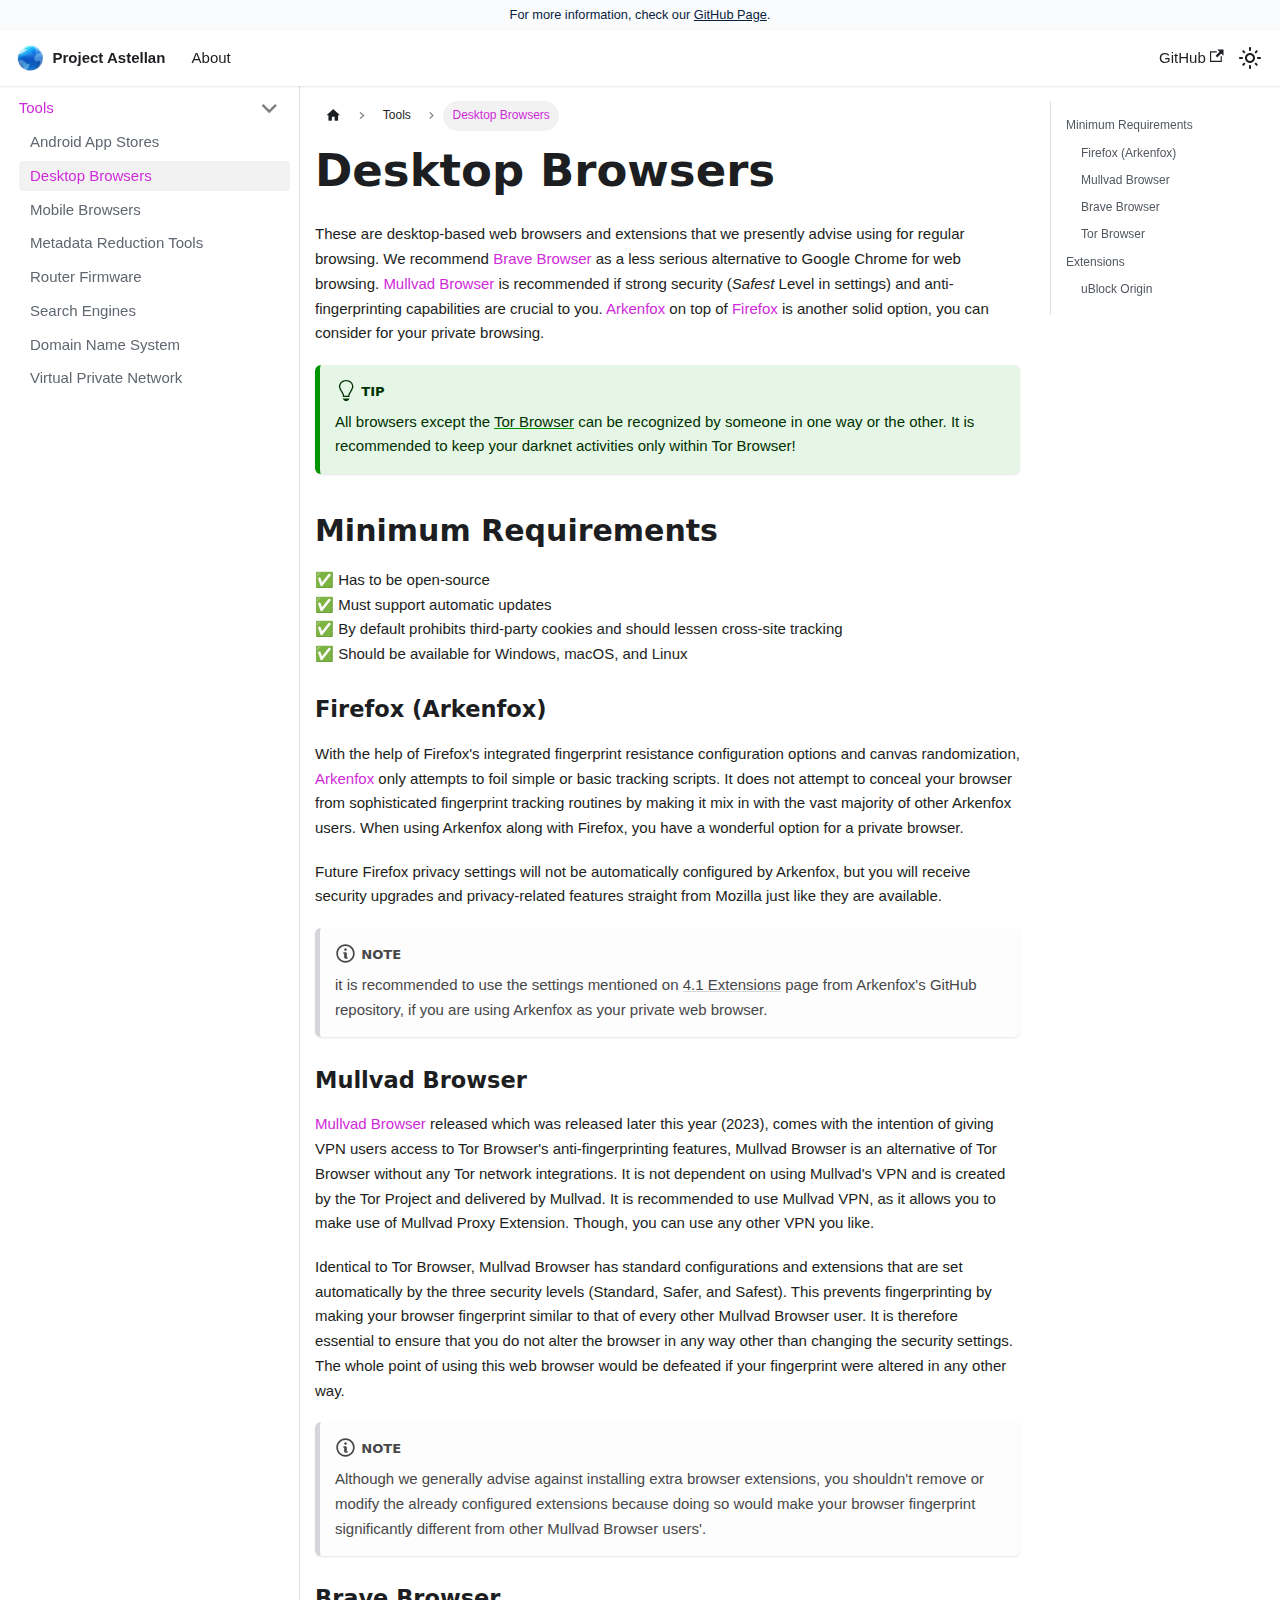
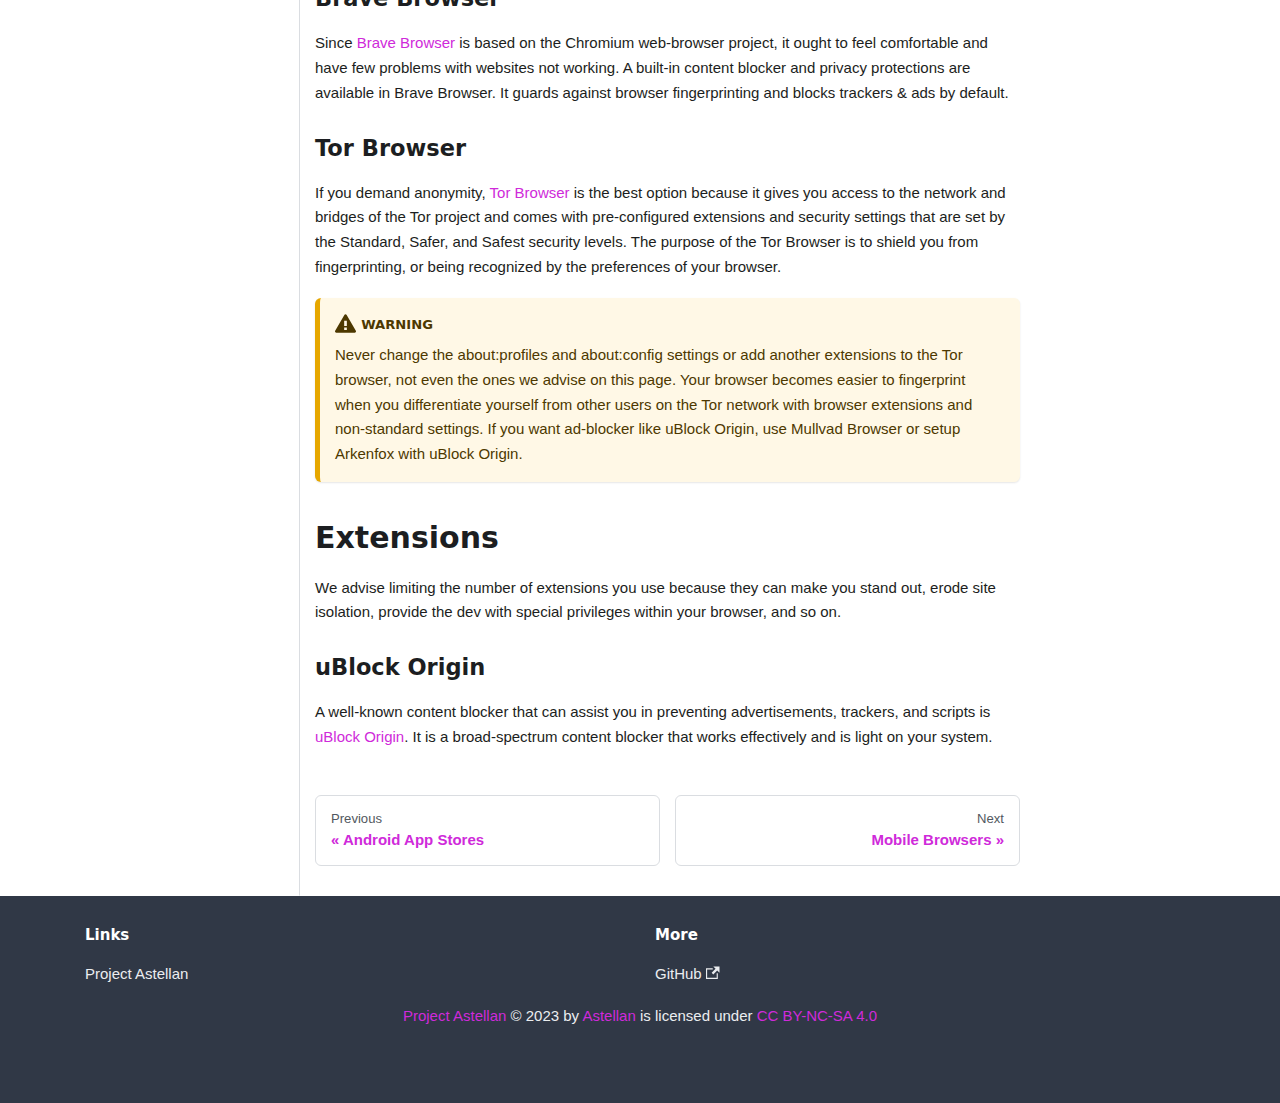
<file: Browsers/Desktop Browsers/index.html>
<!doctype html>
<html lang="en" dir="ltr" class="docs-wrapper plugin-docs plugin-id-default docs-version-current docs-doc-page docs-doc-id-Browsers/Desktop Browsers" data-has-hydrated="false">
<head>
<meta charset="UTF-8">
<meta name="generator" content="Docusaurus v3.0.1">
<title data-rh="true">Desktop Browsers | Project Astellan</title><meta data-rh="true" name="viewport" content="width=device-width,initial-scale=1"><meta data-rh="true" name="twitter:card" content="summary_large_image"><meta data-rh="true" property="og:url" content="https://sky768.github.io/Browsers/Desktop Browsers"><meta data-rh="true" property="og:locale" content="en"><meta data-rh="true" name="docusaurus_locale" content="en"><meta data-rh="true" name="docsearch:language" content="en"><meta data-rh="true" name="docusaurus_version" content="current"><meta data-rh="true" name="docusaurus_tag" content="docs-default-current"><meta data-rh="true" name="docsearch:version" content="current"><meta data-rh="true" name="docsearch:docusaurus_tag" content="docs-default-current"><meta data-rh="true" property="og:title" content="Desktop Browsers | Project Astellan"><meta data-rh="true" name="description" content="These are desktop-based web browsers and extensions that we presently advise using for regular browsing.  We recommend [Brave Browser] as a less serious alternative to Google Chrome for web browsing. [Mullvad Browser] is recommended if strong security (Safest Level in settings) and anti-fingerprinting capabilities are crucial to you. [Arkenfox] on top of [Firefox] is another solid option, you can consider for your private browsing."><meta data-rh="true" property="og:description" content="These are desktop-based web browsers and extensions that we presently advise using for regular browsing.  We recommend [Brave Browser] as a less serious alternative to Google Chrome for web browsing. [Mullvad Browser] is recommended if strong security (Safest Level in settings) and anti-fingerprinting capabilities are crucial to you. [Arkenfox] on top of [Firefox] is another solid option, you can consider for your private browsing."><link data-rh="true" rel="icon" href="/img/icons8-favicon-3d-fluency-96.png"><link data-rh="true" rel="canonical" href="https://sky768.github.io/Browsers/Desktop Browsers"><link data-rh="true" rel="alternate" href="https://sky768.github.io/Browsers/Desktop Browsers" hreflang="en"><link data-rh="true" rel="alternate" href="https://sky768.github.io/Browsers/Desktop Browsers" hreflang="x-default"><link rel="stylesheet" href="/assets/css/styles.ed6f2612.css">
<script src="/assets/js/runtime~main.82bada35.js" defer="defer"></script>
<script src="/assets/js/main.acf8f046.js" defer="defer"></script>
</head>
<body class="navigation-with-keyboard">
<script>!function(){function t(t){document.documentElement.setAttribute("data-theme",t)}var e=function(){try{return new URLSearchParams(window.location.search).get("docusaurus-theme")}catch(t){}}()||function(){try{return localStorage.getItem("theme")}catch(t){}}();null!==e?t(e):window.matchMedia("(prefers-color-scheme: dark)").matches?t("dark"):window.matchMedia("(prefers-color-scheme: light)").matches?t("light"):t("dark")}(),function(){try{const n=new URLSearchParams(window.location.search).entries();for(var[t,e]of n)if(t.startsWith("docusaurus-data-")){var a=t.replace("docusaurus-data-","data-");document.documentElement.setAttribute(a,e)}}catch(t){}}(),document.documentElement.setAttribute("data-announcement-bar-initially-dismissed",function(){try{return"true"===localStorage.getItem("docusaurus.announcement.dismiss")}catch(t){}return!1}())</script><div id="__docusaurus"><div role="region" aria-label="Skip to main content"><a class="skipToContent_fXgn" href="#__docusaurus_skipToContent_fallback">Skip to main content</a></div><div class="announcementBar_mb4j" style="background-color:#fafbfc;color:#091E42" role="banner"><div class="content_knG7 announcementBarContent_xLdY">For more information, check our <a target="_blank" rel="noopener noreferrer" href="https://github.com/sky768/project-astellan">GitHub Page</a>.</div></div><nav aria-label="Main" class="navbar navbar--fixed-top"><div class="navbar__inner"><div class="navbar__items"><button aria-label="Toggle navigation bar" aria-expanded="false" class="navbar__toggle clean-btn" type="button"><svg width="30" height="30" viewBox="0 0 30 30" aria-hidden="true"><path stroke="currentColor" stroke-linecap="round" stroke-miterlimit="10" stroke-width="2" d="M4 7h22M4 15h22M4 23h22"></path></svg></button><a class="navbar__brand" href="/"><div class="navbar__logo"><img src="/img/icons8-favicon-3d-fluency-96.png" alt="My Site Logo" class="themedComponent_mlkZ themedComponent--light_NVdE"><img src="/img/icons8-favicon-3d-fluency-96.png" alt="My Site Logo" class="themedComponent_mlkZ themedComponent--dark_xIcU"></div><b class="navbar__title text--truncate">Project Astellan</b></a><a class="navbar__item navbar__link" href="/intro">About</a></div><div class="navbar__items navbar__items--right"><a href="https://github.com/sky768/project-astellan" target="_blank" rel="noopener noreferrer" class="navbar__item navbar__link">GitHub<svg width="13.5" height="13.5" aria-hidden="true" viewBox="0 0 24 24" class="iconExternalLink_nPIU"><path fill="currentColor" d="M21 13v10h-21v-19h12v2h-10v15h17v-8h2zm3-12h-10.988l4.035 4-6.977 7.07 2.828 2.828 6.977-7.07 4.125 4.172v-11z"></path></svg></a><div class="toggle_vylO colorModeToggle_DEke"><button class="clean-btn toggleButton_gllP toggleButtonDisabled_aARS" type="button" disabled="" title="Switch between dark and light mode (currently dark mode)" aria-label="Switch between dark and light mode (currently dark mode)" aria-live="polite"><svg viewBox="0 0 24 24" width="24" height="24" class="lightToggleIcon_pyhR"><path fill="currentColor" d="M12,9c1.65,0,3,1.35,3,3s-1.35,3-3,3s-3-1.35-3-3S10.35,9,12,9 M12,7c-2.76,0-5,2.24-5,5s2.24,5,5,5s5-2.24,5-5 S14.76,7,12,7L12,7z M2,13l2,0c0.55,0,1-0.45,1-1s-0.45-1-1-1l-2,0c-0.55,0-1,0.45-1,1S1.45,13,2,13z M20,13l2,0c0.55,0,1-0.45,1-1 s-0.45-1-1-1l-2,0c-0.55,0-1,0.45-1,1S19.45,13,20,13z M11,2v2c0,0.55,0.45,1,1,1s1-0.45,1-1V2c0-0.55-0.45-1-1-1S11,1.45,11,2z M11,20v2c0,0.55,0.45,1,1,1s1-0.45,1-1v-2c0-0.55-0.45-1-1-1C11.45,19,11,19.45,11,20z M5.99,4.58c-0.39-0.39-1.03-0.39-1.41,0 c-0.39,0.39-0.39,1.03,0,1.41l1.06,1.06c0.39,0.39,1.03,0.39,1.41,0s0.39-1.03,0-1.41L5.99,4.58z M18.36,16.95 c-0.39-0.39-1.03-0.39-1.41,0c-0.39,0.39-0.39,1.03,0,1.41l1.06,1.06c0.39,0.39,1.03,0.39,1.41,0c0.39-0.39,0.39-1.03,0-1.41 L18.36,16.95z M19.42,5.99c0.39-0.39,0.39-1.03,0-1.41c-0.39-0.39-1.03-0.39-1.41,0l-1.06,1.06c-0.39,0.39-0.39,1.03,0,1.41 s1.03,0.39,1.41,0L19.42,5.99z M7.05,18.36c0.39-0.39,0.39-1.03,0-1.41c-0.39-0.39-1.03-0.39-1.41,0l-1.06,1.06 c-0.39,0.39-0.39,1.03,0,1.41s1.03,0.39,1.41,0L7.05,18.36z"></path></svg><svg viewBox="0 0 24 24" width="24" height="24" class="darkToggleIcon_wfgR"><path fill="currentColor" d="M9.37,5.51C9.19,6.15,9.1,6.82,9.1,7.5c0,4.08,3.32,7.4,7.4,7.4c0.68,0,1.35-0.09,1.99-0.27C17.45,17.19,14.93,19,12,19 c-3.86,0-7-3.14-7-7C5,9.07,6.81,6.55,9.37,5.51z M12,3c-4.97,0-9,4.03-9,9s4.03,9,9,9s9-4.03,9-9c0-0.46-0.04-0.92-0.1-1.36 c-0.98,1.37-2.58,2.26-4.4,2.26c-2.98,0-5.4-2.42-5.4-5.4c0-1.81,0.89-3.42,2.26-4.4C12.92,3.04,12.46,3,12,3L12,3z"></path></svg></button></div><div class="navbarSearchContainer_Bca1"></div></div></div><div role="presentation" class="navbar-sidebar__backdrop"></div></nav><div id="__docusaurus_skipToContent_fallback" class="main-wrapper mainWrapper_z2l0"><div class="docsWrapper_hBAB"><button aria-label="Scroll back to top" class="clean-btn theme-back-to-top-button backToTopButton_sjWU" type="button"></button><div class="docRoot_UBD9"><aside class="theme-doc-sidebar-container docSidebarContainer_YfHR"><div class="sidebarViewport_aRkj"><div class="sidebar_njMd"><nav aria-label="Docs sidebar" class="menu thin-scrollbar menu_SIkG menuWithAnnouncementBar_GW3s"><ul class="theme-doc-sidebar-menu menu__list"><li class="theme-doc-sidebar-item-category theme-doc-sidebar-item-category-level-1 menu__list-item"><div class="menu__list-item-collapsible"><a class="menu__link menu__link--sublist menu__link--active" aria-expanded="true" href="/">Tools</a><button aria-label="Collapse sidebar category &#x27;Tools&#x27;" type="button" class="clean-btn menu__caret"></button></div><ul style="display:block;overflow:visible;height:auto" class="menu__list"><li class="theme-doc-sidebar-item-link theme-doc-sidebar-item-link-level-2 menu__list-item"><a class="menu__link" tabindex="0" href="/Android App Stores">Android App Stores</a></li><li class="theme-doc-sidebar-item-link theme-doc-sidebar-item-link-level-2 menu__list-item"><a class="menu__link menu__link--active" aria-current="page" tabindex="0" href="/Browsers/Desktop Browsers">Desktop Browsers</a></li><li class="theme-doc-sidebar-item-link theme-doc-sidebar-item-link-level-2 menu__list-item"><a class="menu__link" tabindex="0" href="/Browsers/Mobile Browsers">Mobile Browsers</a></li><li class="theme-doc-sidebar-item-link theme-doc-sidebar-item-link-level-2 menu__list-item"><a class="menu__link" tabindex="0" href="/Metadata Reduction Tools">Metadata Reduction Tools</a></li><li class="theme-doc-sidebar-item-link theme-doc-sidebar-item-link-level-2 menu__list-item"><a class="menu__link" tabindex="0" href="/Router Firmware">Router Firmware</a></li><li class="theme-doc-sidebar-item-link theme-doc-sidebar-item-link-level-2 menu__list-item"><a class="menu__link" tabindex="0" href="/Search Engines">Search Engines</a></li><li class="theme-doc-sidebar-item-link theme-doc-sidebar-item-link-level-2 menu__list-item"><a class="menu__link" tabindex="0" href="/Networking/Domain Name System">Domain Name System</a></li><li class="theme-doc-sidebar-item-link theme-doc-sidebar-item-link-level-2 menu__list-item"><a class="menu__link" tabindex="0" href="/Networking/Virtual Private Network">Virtual Private Network</a></li></ul></li></ul></nav></div></div></aside><main class="docMainContainer_TBSr"><div class="container padding-top--md padding-bottom--lg"><div class="row"><div class="col docItemCol_VOVn"><div class="docItemContainer_Djhp"><article><nav class="theme-doc-breadcrumbs breadcrumbsContainer_Z_bl" aria-label="Breadcrumbs"><ul class="breadcrumbs" itemscope="" itemtype="https://schema.org/BreadcrumbList"><li class="breadcrumbs__item"><a aria-label="Home page" class="breadcrumbs__link" href="/"><svg viewBox="0 0 24 24" class="breadcrumbHomeIcon_YNFT"><path d="M10 19v-5h4v5c0 .55.45 1 1 1h3c.55 0 1-.45 1-1v-7h1.7c.46 0 .68-.57.33-.87L12.67 3.6c-.38-.34-.96-.34-1.34 0l-8.36 7.53c-.34.3-.13.87.33.87H5v7c0 .55.45 1 1 1h3c.55 0 1-.45 1-1z" fill="currentColor"></path></svg></a></li><li itemscope="" itemprop="itemListElement" itemtype="https://schema.org/ListItem" class="breadcrumbs__item"><a class="breadcrumbs__link" itemprop="item" href="/"><span itemprop="name">Tools</span></a><meta itemprop="position" content="1"></li><li itemscope="" itemprop="itemListElement" itemtype="https://schema.org/ListItem" class="breadcrumbs__item breadcrumbs__item--active"><span class="breadcrumbs__link" itemprop="name">Desktop Browsers</span><meta itemprop="position" content="2"></li></ul></nav><div class="tocCollapsible_ETCw theme-doc-toc-mobile tocMobile_ITEo"><button type="button" class="clean-btn tocCollapsibleButton_TO0P">On this page</button></div><div class="theme-doc-markdown markdown"><header><h1>Desktop Browsers</h1></header><p>These are desktop-based web browsers and extensions that we presently advise using for regular browsing.  We recommend <a href="https://brave.com" target="_blank" rel="noopener noreferrer">Brave Browser</a> as a less serious alternative to Google Chrome for web browsing. <a href="https://mullvad.net/en/download/browser/windows" target="_blank" rel="noopener noreferrer">Mullvad Browser</a> is recommended if strong security (<em>Safest</em> Level in settings) and anti-fingerprinting capabilities are crucial to you. <a href="https://github.com/arkenfox/user.js" target="_blank" rel="noopener noreferrer">Arkenfox</a> on top of <a href="https://www.mozilla.org/en-US/firefox/new/" target="_blank" rel="noopener noreferrer">Firefox</a> is another solid option, you can consider for your private browsing.</p>
<div class="theme-admonition theme-admonition-tip admonition_xJq3 alert alert--success"><div class="admonitionHeading_Gvgb"><span class="admonitionIcon_Rf37"><svg viewBox="0 0 12 16"><path fill-rule="evenodd" d="M6.5 0C3.48 0 1 2.19 1 5c0 .92.55 2.25 1 3 1.34 2.25 1.78 2.78 2 4v1h5v-1c.22-1.22.66-1.75 2-4 .45-.75 1-2.08 1-3 0-2.81-2.48-5-5.5-5zm3.64 7.48c-.25.44-.47.8-.67 1.11-.86 1.41-1.25 2.06-1.45 3.23-.02.05-.02.11-.02.17H5c0-.06 0-.13-.02-.17-.2-1.17-.59-1.83-1.45-3.23-.2-.31-.42-.67-.67-1.11C2.44 6.78 2 5.65 2 5c0-2.2 2.02-4 4.5-4 1.22 0 2.36.42 3.22 1.19C10.55 2.94 11 3.94 11 5c0 .66-.44 1.78-.86 2.48zM4 14h5c-.23 1.14-1.3 2-2.5 2s-2.27-.86-2.5-2z"></path></svg></span>tip</div><div class="admonitionContent_BuS1"><p>All browsers except the <a href="https://www.torproject.org/download/" target="_blank" rel="noopener noreferrer">Tor Browser</a> can be recognized by someone in one way or the other. It is recommended to keep your darknet activities only within Tor Browser!</p></div></div>
<h2 class="anchor anchorWithStickyNavbar_LWe7" id="minimum-requirements">Minimum Requirements<a href="#minimum-requirements" class="hash-link" aria-label="Direct link to Minimum Requirements" title="Direct link to Minimum Requirements">​</a></h2>
<p>✅ Has to be open-source <br>
<!-- -->✅ Must support automatic updates <br>
<!-- -->✅ By default prohibits third-party cookies and should lessen cross-site tracking <br>
<!-- -->✅ Should be available for Windows, macOS, and Linux</p>
<h3 class="anchor anchorWithStickyNavbar_LWe7" id="firefox-arkenfox">Firefox (Arkenfox)<a href="#firefox-arkenfox" class="hash-link" aria-label="Direct link to Firefox (Arkenfox)" title="Direct link to Firefox (Arkenfox)">​</a></h3>
<p>With the help of Firefox&#x27;s integrated fingerprint resistance configuration options and canvas randomization, <a href="https://github.com/arkenfox/user.js" target="_blank" rel="noopener noreferrer">Arkenfox</a> only attempts to foil simple or basic tracking scripts. It does not attempt to conceal your browser from sophisticated fingerprint tracking routines by making it mix in with the vast majority of other Arkenfox users. When using Arkenfox along with Firefox, you have a wonderful option for a private browser.</p>
<p>Future Firefox privacy settings will not be automatically configured by Arkenfox, but you will receive security upgrades and privacy-related features straight from Mozilla just like they are available.</p>
<div class="theme-admonition theme-admonition-note admonition_xJq3 alert alert--secondary"><div class="admonitionHeading_Gvgb"><span class="admonitionIcon_Rf37"><svg viewBox="0 0 14 16"><path fill-rule="evenodd" d="M6.3 5.69a.942.942 0 0 1-.28-.7c0-.28.09-.52.28-.7.19-.18.42-.28.7-.28.28 0 .52.09.7.28.18.19.28.42.28.7 0 .28-.09.52-.28.7a1 1 0 0 1-.7.3c-.28 0-.52-.11-.7-.3zM8 7.99c-.02-.25-.11-.48-.31-.69-.2-.19-.42-.3-.69-.31H6c-.27.02-.48.13-.69.31-.2.2-.3.44-.31.69h1v3c.02.27.11.5.31.69.2.2.42.31.69.31h1c.27 0 .48-.11.69-.31.2-.19.3-.42.31-.69H8V7.98v.01zM7 2.3c-3.14 0-5.7 2.54-5.7 5.68 0 3.14 2.56 5.7 5.7 5.7s5.7-2.55 5.7-5.7c0-3.15-2.56-5.69-5.7-5.69v.01zM7 .98c3.86 0 7 3.14 7 7s-3.14 7-7 7-7-3.12-7-7 3.14-7 7-7z"></path></svg></span>note</div><div class="admonitionContent_BuS1"><p>it is recommended to use the settings mentioned on <a href="https://github.com/arkenfox/user.js/wiki/4.1-Extensions" target="_blank" rel="noopener noreferrer">4.1 Extensions</a> page from Arkenfox&#x27;s GitHub repository, if you are using Arkenfox as your private web browser.</p></div></div>
<h3 class="anchor anchorWithStickyNavbar_LWe7" id="mullvad-browser">Mullvad Browser<a href="#mullvad-browser" class="hash-link" aria-label="Direct link to Mullvad Browser" title="Direct link to Mullvad Browser">​</a></h3>
<p><a href="https://mullvad.net/en/download/browser/windows" target="_blank" rel="noopener noreferrer">Mullvad Browser</a> released which was released later this year (2023), comes with the intention of giving VPN users access to Tor Browser&#x27;s anti-fingerprinting features, Mullvad Browser is an alternative of Tor Browser without any Tor network integrations. It is not dependent on using Mullvad&#x27;s VPN and is created by the Tor Project and delivered by Mullvad. It is recommended to use Mullvad VPN, as it allows you to make use of Mullvad Proxy Extension. Though, you can use any other VPN you like.</p>
<p>Identical to Tor Browser, Mullvad Browser has standard configurations and extensions that are set automatically by the three security levels (Standard, Safer, and Safest). This prevents fingerprinting by making your browser fingerprint similar to that of every other Mullvad Browser user. It is therefore essential to ensure that you do not alter the browser in any way other than changing the security settings. The whole point of using this web browser would be defeated if your fingerprint were altered in any other way.</p>
<div class="theme-admonition theme-admonition-note admonition_xJq3 alert alert--secondary"><div class="admonitionHeading_Gvgb"><span class="admonitionIcon_Rf37"><svg viewBox="0 0 14 16"><path fill-rule="evenodd" d="M6.3 5.69a.942.942 0 0 1-.28-.7c0-.28.09-.52.28-.7.19-.18.42-.28.7-.28.28 0 .52.09.7.28.18.19.28.42.28.7 0 .28-.09.52-.28.7a1 1 0 0 1-.7.3c-.28 0-.52-.11-.7-.3zM8 7.99c-.02-.25-.11-.48-.31-.69-.2-.19-.42-.3-.69-.31H6c-.27.02-.48.13-.69.31-.2.2-.3.44-.31.69h1v3c.02.27.11.5.31.69.2.2.42.31.69.31h1c.27 0 .48-.11.69-.31.2-.19.3-.42.31-.69H8V7.98v.01zM7 2.3c-3.14 0-5.7 2.54-5.7 5.68 0 3.14 2.56 5.7 5.7 5.7s5.7-2.55 5.7-5.7c0-3.15-2.56-5.69-5.7-5.69v.01zM7 .98c3.86 0 7 3.14 7 7s-3.14 7-7 7-7-3.12-7-7 3.14-7 7-7z"></path></svg></span>note</div><div class="admonitionContent_BuS1"><p>Although we generally advise against installing extra browser extensions, you shouldn&#x27;t remove or modify the already configured extensions because doing so would make your browser fingerprint significantly different from other Mullvad Browser users&#x27;.</p></div></div>
<h3 class="anchor anchorWithStickyNavbar_LWe7" id="brave-browser">Brave Browser<a href="#brave-browser" class="hash-link" aria-label="Direct link to Brave Browser" title="Direct link to Brave Browser">​</a></h3>
<p>Since <a href="https://brave.com" target="_blank" rel="noopener noreferrer">Brave Browser</a> is based on the Chromium web-browser project, it ought to feel comfortable and have few problems with websites not working. A built-in content blocker and privacy protections are available in Brave Browser. It guards against browser fingerprinting and blocks trackers &amp; ads by default.</p>
<h3 class="anchor anchorWithStickyNavbar_LWe7" id="tor-browser">Tor Browser<a href="#tor-browser" class="hash-link" aria-label="Direct link to Tor Browser" title="Direct link to Tor Browser">​</a></h3>
<p>If you demand anonymity, <a href="https://www.torproject.org/download/" target="_blank" rel="noopener noreferrer">Tor Browser</a> is the best option because it gives you access to the network and bridges of the Tor project and comes with pre-configured  extensions and security settings that are set by the Standard, Safer, and Safest security levels. The purpose of the Tor Browser is to shield you from fingerprinting, or being recognized by the preferences of your browser.</p>
<div class="theme-admonition theme-admonition-warning admonition_xJq3 alert alert--warning"><div class="admonitionHeading_Gvgb"><span class="admonitionIcon_Rf37"><svg viewBox="0 0 16 16"><path fill-rule="evenodd" d="M8.893 1.5c-.183-.31-.52-.5-.887-.5s-.703.19-.886.5L.138 13.499a.98.98 0 0 0 0 1.001c.193.31.53.501.886.501h13.964c.367 0 .704-.19.877-.5a1.03 1.03 0 0 0 .01-1.002L8.893 1.5zm.133 11.497H6.987v-2.003h2.039v2.003zm0-3.004H6.987V5.987h2.039v4.006z"></path></svg></span>warning</div><div class="admonitionContent_BuS1"><p>Never change the about<!-- -->:profiles<!-- --> and about<!-- -->:config<!-- --> settings or add another extensions to the Tor browser, not even the ones we advise on this page. Your browser becomes easier to fingerprint when you differentiate yourself from other users on the Tor network with browser extensions and non-standard settings. If you want ad-blocker like uBlock Origin, use Mullvad Browser or setup Arkenfox with uBlock Origin.</p></div></div>
<h2 class="anchor anchorWithStickyNavbar_LWe7" id="extensions">Extensions<a href="#extensions" class="hash-link" aria-label="Direct link to Extensions" title="Direct link to Extensions">​</a></h2>
<p>We advise limiting the number of extensions you use because they can make you stand out, erode site isolation, provide the dev with special privileges within your browser, and so on.</p>
<h3 class="anchor anchorWithStickyNavbar_LWe7" id="ublock-origin">uBlock Origin<a href="#ublock-origin" class="hash-link" aria-label="Direct link to uBlock Origin" title="Direct link to uBlock Origin">​</a></h3>
<p>A well-known content blocker that can assist you in preventing advertisements, trackers, and scripts is <a href="https://github.com/gorhill/uBlock#ublock-origin" target="_blank" rel="noopener noreferrer">uBlock Origin</a>. It is a broad-spectrum content blocker that works effectively and is light on your system.</p></div></article><nav class="pagination-nav docusaurus-mt-lg" aria-label="Docs pages"><a class="pagination-nav__link pagination-nav__link--prev" href="/Android App Stores"><div class="pagination-nav__sublabel">Previous</div><div class="pagination-nav__label">Android App Stores</div></a><a class="pagination-nav__link pagination-nav__link--next" href="/Browsers/Mobile Browsers"><div class="pagination-nav__sublabel">Next</div><div class="pagination-nav__label">Mobile Browsers</div></a></nav></div></div><div class="col col--3"><div class="tableOfContents_bqdL thin-scrollbar theme-doc-toc-desktop"><ul class="table-of-contents table-of-contents__left-border"><li><a href="#minimum-requirements" class="table-of-contents__link toc-highlight">Minimum Requirements</a><ul><li><a href="#firefox-arkenfox" class="table-of-contents__link toc-highlight">Firefox (Arkenfox)</a></li><li><a href="#mullvad-browser" class="table-of-contents__link toc-highlight">Mullvad Browser</a></li><li><a href="#brave-browser" class="table-of-contents__link toc-highlight">Brave Browser</a></li><li><a href="#tor-browser" class="table-of-contents__link toc-highlight">Tor Browser</a></li></ul></li><li><a href="#extensions" class="table-of-contents__link toc-highlight">Extensions</a><ul><li><a href="#ublock-origin" class="table-of-contents__link toc-highlight">uBlock Origin</a></li></ul></li></ul></div></div></div></div></main></div></div></div><footer class="footer footer--dark"><div class="container container-fluid"><div class="row footer__links"><div class="col footer__col"><div class="footer__title">Links</div><ul class="footer__items clean-list"><li class="footer__item"><a class="footer__link-item" href="/">Project Astellan</a></li></ul></div><div class="col footer__col"><div class="footer__title">More</div><ul class="footer__items clean-list"><li class="footer__item"><a href="https://github.com/sky768/project-astellan" target="_blank" rel="noopener noreferrer" class="footer__link-item">GitHub<svg width="13.5" height="13.5" aria-hidden="true" viewBox="0 0 24 24" class="iconExternalLink_nPIU"><path fill="currentColor" d="M21 13v10h-21v-19h12v2h-10v15h17v-8h2zm3-12h-10.988l4.035 4-6.977 7.07 2.828 2.828 6.977-7.07 4.125 4.172v-11z"></path></svg></a></li></ul></div></div><div class="footer__bottom text--center"><div class="footer__copyright"><p xmlns:cc="http://creativecommons.org/ns#" xmlns:dct="http://purl.org/dc/terms/"><a property="dct:title" rel="cc:attributionURL" href="https://github.com/sky768/project-astellan">Project Astellan</a> © 2023 by <a rel="cc:attributionURL dct:creator" property="cc:attributionName" href="https://github.com/sky768">Astellan</a> is licensed under <a href="http://creativecommons.org/licenses/by-nc-sa/4.0/?ref=chooser-v1" target="_blank" rel="license noopener noreferrer" style="display:inline-block;">CC BY-NC-SA 4.0</a></p> </div></div></div></footer></div>
</body>
</html>
</file>
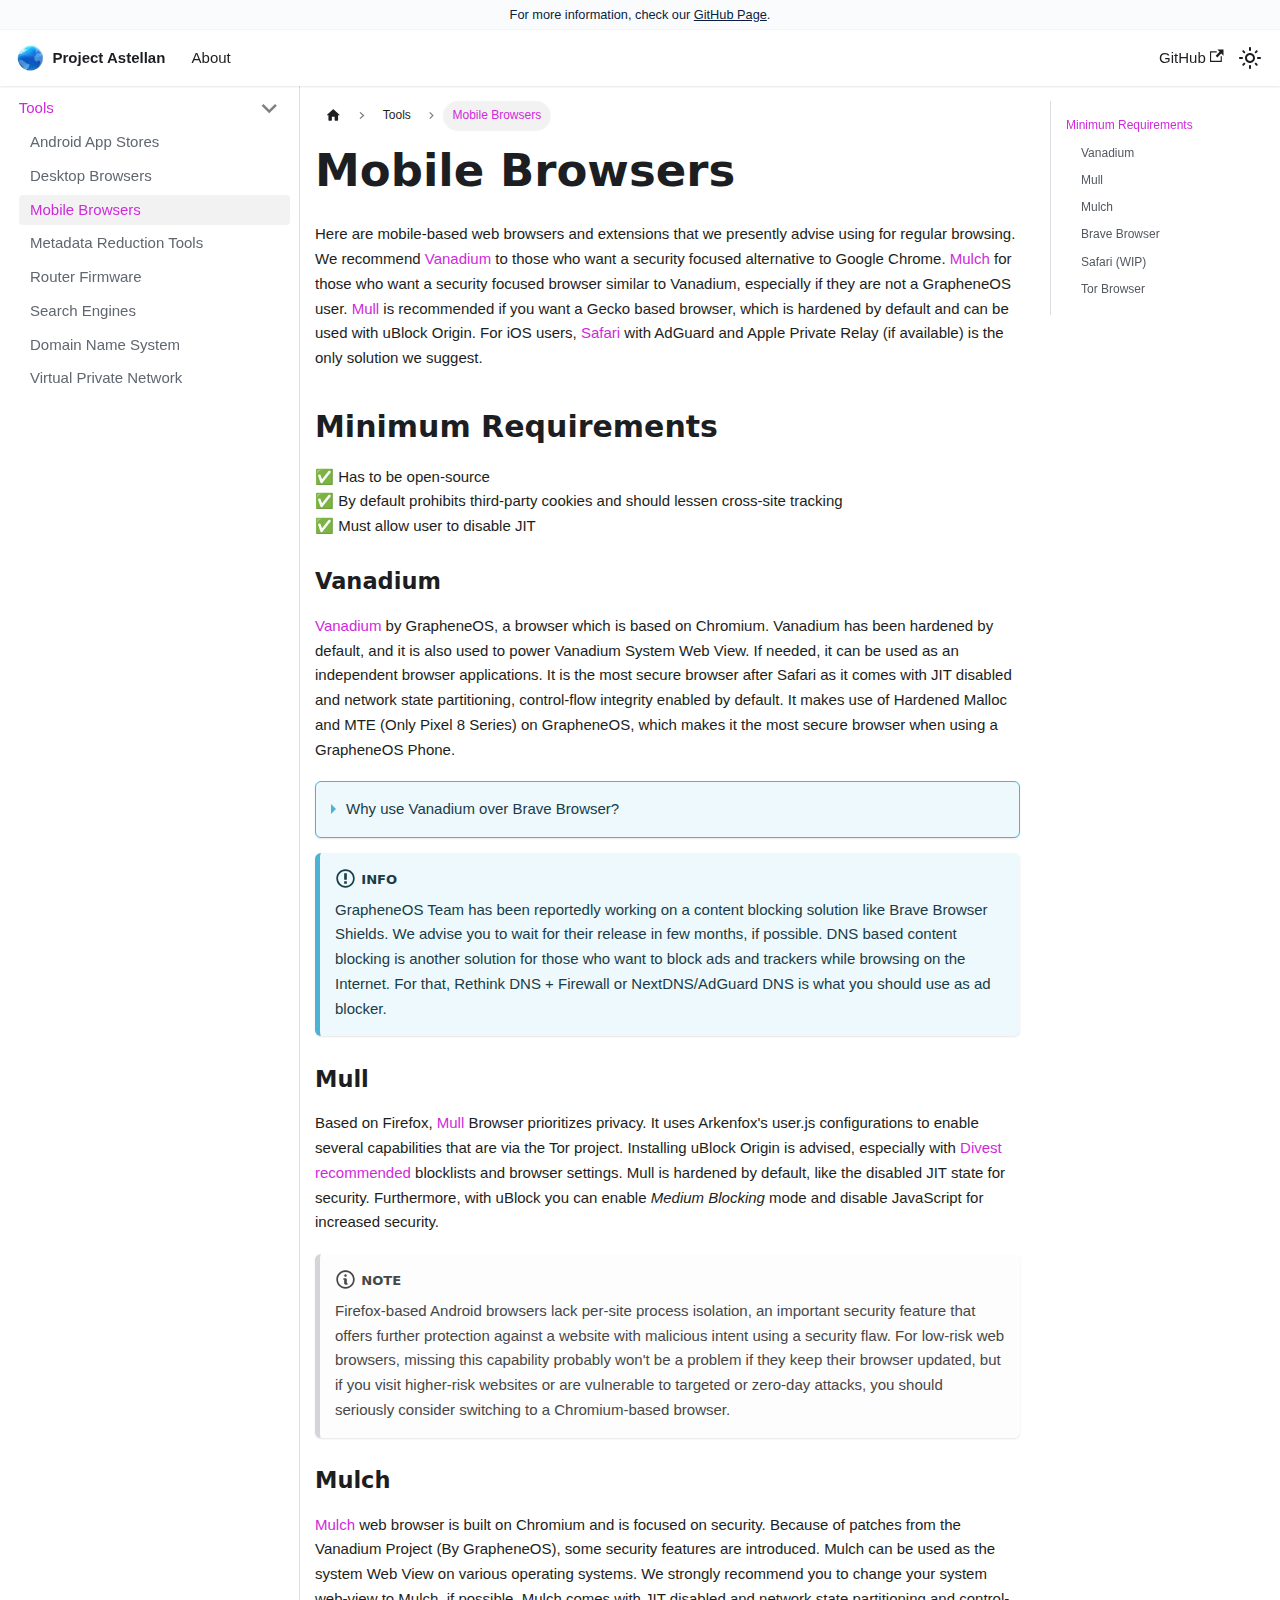
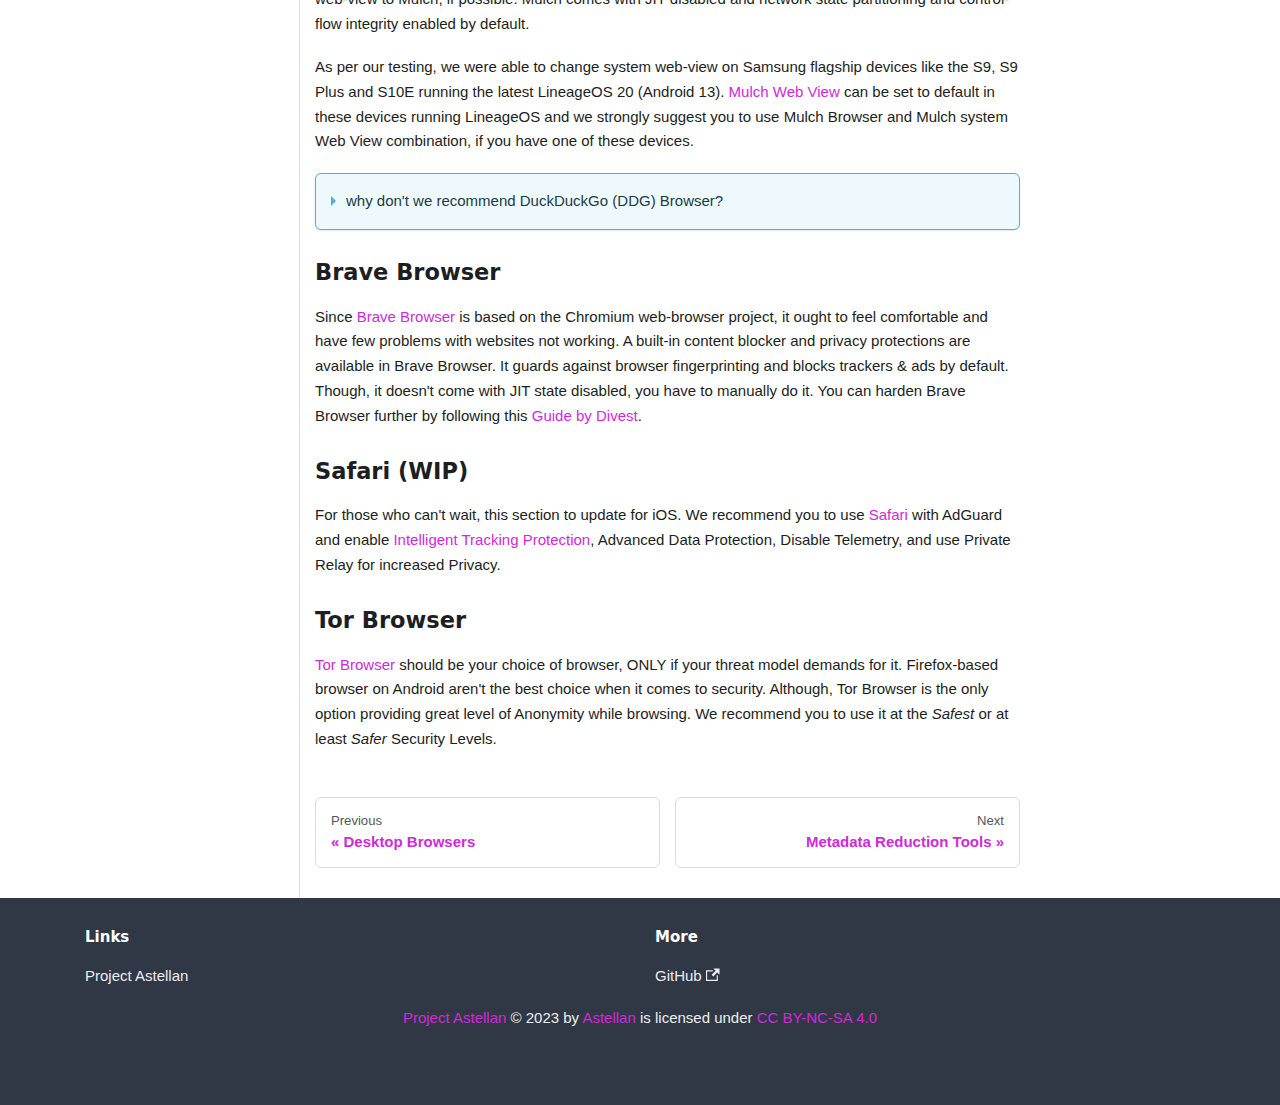
<file: Browsers/Mobile Browsers/index.html>
<!doctype html>
<html lang="en" dir="ltr" class="docs-wrapper plugin-docs plugin-id-default docs-version-current docs-doc-page docs-doc-id-Browsers/Mobile Browsers" data-has-hydrated="false">
<head>
<meta charset="UTF-8">
<meta name="generator" content="Docusaurus v3.0.1">
<title data-rh="true">Mobile Browsers | Project Astellan</title><meta data-rh="true" name="viewport" content="width=device-width,initial-scale=1"><meta data-rh="true" name="twitter:card" content="summary_large_image"><meta data-rh="true" property="og:url" content="https://sky768.github.io/Browsers/Mobile Browsers"><meta data-rh="true" property="og:locale" content="en"><meta data-rh="true" name="docusaurus_locale" content="en"><meta data-rh="true" name="docsearch:language" content="en"><meta data-rh="true" name="docusaurus_version" content="current"><meta data-rh="true" name="docusaurus_tag" content="docs-default-current"><meta data-rh="true" name="docsearch:version" content="current"><meta data-rh="true" name="docsearch:docusaurus_tag" content="docs-default-current"><meta data-rh="true" property="og:title" content="Mobile Browsers | Project Astellan"><meta data-rh="true" name="description" content="Here are mobile-based web browsers and extensions that we presently advise using for regular browsing.  We recommend [Vanadium] to those who want a security focused alternative to Google Chrome. [Mulch] for those who want a security focused browser similar to Vanadium, especially if they are not a GrapheneOS user. [Mull] is recommended if you want a Gecko based browser, which is hardened by default and can be used with uBlock Origin. For iOS users, [Safari] with AdGuard and Apple Private Relay (if available) is the only solution we suggest."><meta data-rh="true" property="og:description" content="Here are mobile-based web browsers and extensions that we presently advise using for regular browsing.  We recommend [Vanadium] to those who want a security focused alternative to Google Chrome. [Mulch] for those who want a security focused browser similar to Vanadium, especially if they are not a GrapheneOS user. [Mull] is recommended if you want a Gecko based browser, which is hardened by default and can be used with uBlock Origin. For iOS users, [Safari] with AdGuard and Apple Private Relay (if available) is the only solution we suggest."><link data-rh="true" rel="icon" href="/img/icons8-favicon-3d-fluency-96.png"><link data-rh="true" rel="canonical" href="https://sky768.github.io/Browsers/Mobile Browsers"><link data-rh="true" rel="alternate" href="https://sky768.github.io/Browsers/Mobile Browsers" hreflang="en"><link data-rh="true" rel="alternate" href="https://sky768.github.io/Browsers/Mobile Browsers" hreflang="x-default"><link rel="stylesheet" href="/assets/css/styles.ed6f2612.css">
<script src="/assets/js/runtime~main.82bada35.js" defer="defer"></script>
<script src="/assets/js/main.acf8f046.js" defer="defer"></script>
</head>
<body class="navigation-with-keyboard">
<script>!function(){function t(t){document.documentElement.setAttribute("data-theme",t)}var e=function(){try{return new URLSearchParams(window.location.search).get("docusaurus-theme")}catch(t){}}()||function(){try{return localStorage.getItem("theme")}catch(t){}}();null!==e?t(e):window.matchMedia("(prefers-color-scheme: dark)").matches?t("dark"):window.matchMedia("(prefers-color-scheme: light)").matches?t("light"):t("dark")}(),function(){try{const n=new URLSearchParams(window.location.search).entries();for(var[t,e]of n)if(t.startsWith("docusaurus-data-")){var a=t.replace("docusaurus-data-","data-");document.documentElement.setAttribute(a,e)}}catch(t){}}(),document.documentElement.setAttribute("data-announcement-bar-initially-dismissed",function(){try{return"true"===localStorage.getItem("docusaurus.announcement.dismiss")}catch(t){}return!1}())</script><div id="__docusaurus"><div role="region" aria-label="Skip to main content"><a class="skipToContent_fXgn" href="#__docusaurus_skipToContent_fallback">Skip to main content</a></div><div class="announcementBar_mb4j" style="background-color:#fafbfc;color:#091E42" role="banner"><div class="content_knG7 announcementBarContent_xLdY">For more information, check our <a target="_blank" rel="noopener noreferrer" href="https://github.com/sky768/project-astellan">GitHub Page</a>.</div></div><nav aria-label="Main" class="navbar navbar--fixed-top"><div class="navbar__inner"><div class="navbar__items"><button aria-label="Toggle navigation bar" aria-expanded="false" class="navbar__toggle clean-btn" type="button"><svg width="30" height="30" viewBox="0 0 30 30" aria-hidden="true"><path stroke="currentColor" stroke-linecap="round" stroke-miterlimit="10" stroke-width="2" d="M4 7h22M4 15h22M4 23h22"></path></svg></button><a class="navbar__brand" href="/"><div class="navbar__logo"><img src="/img/icons8-favicon-3d-fluency-96.png" alt="My Site Logo" class="themedComponent_mlkZ themedComponent--light_NVdE"><img src="/img/icons8-favicon-3d-fluency-96.png" alt="My Site Logo" class="themedComponent_mlkZ themedComponent--dark_xIcU"></div><b class="navbar__title text--truncate">Project Astellan</b></a><a class="navbar__item navbar__link" href="/intro">About</a></div><div class="navbar__items navbar__items--right"><a href="https://github.com/sky768/project-astellan" target="_blank" rel="noopener noreferrer" class="navbar__item navbar__link">GitHub<svg width="13.5" height="13.5" aria-hidden="true" viewBox="0 0 24 24" class="iconExternalLink_nPIU"><path fill="currentColor" d="M21 13v10h-21v-19h12v2h-10v15h17v-8h2zm3-12h-10.988l4.035 4-6.977 7.07 2.828 2.828 6.977-7.07 4.125 4.172v-11z"></path></svg></a><div class="toggle_vylO colorModeToggle_DEke"><button class="clean-btn toggleButton_gllP toggleButtonDisabled_aARS" type="button" disabled="" title="Switch between dark and light mode (currently dark mode)" aria-label="Switch between dark and light mode (currently dark mode)" aria-live="polite"><svg viewBox="0 0 24 24" width="24" height="24" class="lightToggleIcon_pyhR"><path fill="currentColor" d="M12,9c1.65,0,3,1.35,3,3s-1.35,3-3,3s-3-1.35-3-3S10.35,9,12,9 M12,7c-2.76,0-5,2.24-5,5s2.24,5,5,5s5-2.24,5-5 S14.76,7,12,7L12,7z M2,13l2,0c0.55,0,1-0.45,1-1s-0.45-1-1-1l-2,0c-0.55,0-1,0.45-1,1S1.45,13,2,13z M20,13l2,0c0.55,0,1-0.45,1-1 s-0.45-1-1-1l-2,0c-0.55,0-1,0.45-1,1S19.45,13,20,13z M11,2v2c0,0.55,0.45,1,1,1s1-0.45,1-1V2c0-0.55-0.45-1-1-1S11,1.45,11,2z M11,20v2c0,0.55,0.45,1,1,1s1-0.45,1-1v-2c0-0.55-0.45-1-1-1C11.45,19,11,19.45,11,20z M5.99,4.58c-0.39-0.39-1.03-0.39-1.41,0 c-0.39,0.39-0.39,1.03,0,1.41l1.06,1.06c0.39,0.39,1.03,0.39,1.41,0s0.39-1.03,0-1.41L5.99,4.58z M18.36,16.95 c-0.39-0.39-1.03-0.39-1.41,0c-0.39,0.39-0.39,1.03,0,1.41l1.06,1.06c0.39,0.39,1.03,0.39,1.41,0c0.39-0.39,0.39-1.03,0-1.41 L18.36,16.95z M19.42,5.99c0.39-0.39,0.39-1.03,0-1.41c-0.39-0.39-1.03-0.39-1.41,0l-1.06,1.06c-0.39,0.39-0.39,1.03,0,1.41 s1.03,0.39,1.41,0L19.42,5.99z M7.05,18.36c0.39-0.39,0.39-1.03,0-1.41c-0.39-0.39-1.03-0.39-1.41,0l-1.06,1.06 c-0.39,0.39-0.39,1.03,0,1.41s1.03,0.39,1.41,0L7.05,18.36z"></path></svg><svg viewBox="0 0 24 24" width="24" height="24" class="darkToggleIcon_wfgR"><path fill="currentColor" d="M9.37,5.51C9.19,6.15,9.1,6.82,9.1,7.5c0,4.08,3.32,7.4,7.4,7.4c0.68,0,1.35-0.09,1.99-0.27C17.45,17.19,14.93,19,12,19 c-3.86,0-7-3.14-7-7C5,9.07,6.81,6.55,9.37,5.51z M12,3c-4.97,0-9,4.03-9,9s4.03,9,9,9s9-4.03,9-9c0-0.46-0.04-0.92-0.1-1.36 c-0.98,1.37-2.58,2.26-4.4,2.26c-2.98,0-5.4-2.42-5.4-5.4c0-1.81,0.89-3.42,2.26-4.4C12.92,3.04,12.46,3,12,3L12,3z"></path></svg></button></div><div class="navbarSearchContainer_Bca1"></div></div></div><div role="presentation" class="navbar-sidebar__backdrop"></div></nav><div id="__docusaurus_skipToContent_fallback" class="main-wrapper mainWrapper_z2l0"><div class="docsWrapper_hBAB"><button aria-label="Scroll back to top" class="clean-btn theme-back-to-top-button backToTopButton_sjWU" type="button"></button><div class="docRoot_UBD9"><aside class="theme-doc-sidebar-container docSidebarContainer_YfHR"><div class="sidebarViewport_aRkj"><div class="sidebar_njMd"><nav aria-label="Docs sidebar" class="menu thin-scrollbar menu_SIkG menuWithAnnouncementBar_GW3s"><ul class="theme-doc-sidebar-menu menu__list"><li class="theme-doc-sidebar-item-category theme-doc-sidebar-item-category-level-1 menu__list-item"><div class="menu__list-item-collapsible"><a class="menu__link menu__link--sublist menu__link--active" aria-expanded="true" href="/">Tools</a><button aria-label="Collapse sidebar category &#x27;Tools&#x27;" type="button" class="clean-btn menu__caret"></button></div><ul style="display:block;overflow:visible;height:auto" class="menu__list"><li class="theme-doc-sidebar-item-link theme-doc-sidebar-item-link-level-2 menu__list-item"><a class="menu__link" tabindex="0" href="/Android App Stores">Android App Stores</a></li><li class="theme-doc-sidebar-item-link theme-doc-sidebar-item-link-level-2 menu__list-item"><a class="menu__link" tabindex="0" href="/Browsers/Desktop Browsers">Desktop Browsers</a></li><li class="theme-doc-sidebar-item-link theme-doc-sidebar-item-link-level-2 menu__list-item"><a class="menu__link menu__link--active" aria-current="page" tabindex="0" href="/Browsers/Mobile Browsers">Mobile Browsers</a></li><li class="theme-doc-sidebar-item-link theme-doc-sidebar-item-link-level-2 menu__list-item"><a class="menu__link" tabindex="0" href="/Metadata Reduction Tools">Metadata Reduction Tools</a></li><li class="theme-doc-sidebar-item-link theme-doc-sidebar-item-link-level-2 menu__list-item"><a class="menu__link" tabindex="0" href="/Router Firmware">Router Firmware</a></li><li class="theme-doc-sidebar-item-link theme-doc-sidebar-item-link-level-2 menu__list-item"><a class="menu__link" tabindex="0" href="/Search Engines">Search Engines</a></li><li class="theme-doc-sidebar-item-link theme-doc-sidebar-item-link-level-2 menu__list-item"><a class="menu__link" tabindex="0" href="/Networking/Domain Name System">Domain Name System</a></li><li class="theme-doc-sidebar-item-link theme-doc-sidebar-item-link-level-2 menu__list-item"><a class="menu__link" tabindex="0" href="/Networking/Virtual Private Network">Virtual Private Network</a></li></ul></li></ul></nav></div></div></aside><main class="docMainContainer_TBSr"><div class="container padding-top--md padding-bottom--lg"><div class="row"><div class="col docItemCol_VOVn"><div class="docItemContainer_Djhp"><article><nav class="theme-doc-breadcrumbs breadcrumbsContainer_Z_bl" aria-label="Breadcrumbs"><ul class="breadcrumbs" itemscope="" itemtype="https://schema.org/BreadcrumbList"><li class="breadcrumbs__item"><a aria-label="Home page" class="breadcrumbs__link" href="/"><svg viewBox="0 0 24 24" class="breadcrumbHomeIcon_YNFT"><path d="M10 19v-5h4v5c0 .55.45 1 1 1h3c.55 0 1-.45 1-1v-7h1.7c.46 0 .68-.57.33-.87L12.67 3.6c-.38-.34-.96-.34-1.34 0l-8.36 7.53c-.34.3-.13.87.33.87H5v7c0 .55.45 1 1 1h3c.55 0 1-.45 1-1z" fill="currentColor"></path></svg></a></li><li itemscope="" itemprop="itemListElement" itemtype="https://schema.org/ListItem" class="breadcrumbs__item"><a class="breadcrumbs__link" itemprop="item" href="/"><span itemprop="name">Tools</span></a><meta itemprop="position" content="1"></li><li itemscope="" itemprop="itemListElement" itemtype="https://schema.org/ListItem" class="breadcrumbs__item breadcrumbs__item--active"><span class="breadcrumbs__link" itemprop="name">Mobile Browsers</span><meta itemprop="position" content="2"></li></ul></nav><div class="tocCollapsible_ETCw theme-doc-toc-mobile tocMobile_ITEo"><button type="button" class="clean-btn tocCollapsibleButton_TO0P">On this page</button></div><div class="theme-doc-markdown markdown"><header><h1>Mobile Browsers</h1></header><p>Here are mobile-based web browsers and extensions that we presently advise using for regular browsing.  We recommend <a href="https://grapheneos.org/usage#web-browsing" target="_blank" rel="noopener noreferrer">Vanadium</a> to those who want a security focused alternative to Google Chrome. <a href="https://divestos.org/pages/our_apps#mulch" target="_blank" rel="noopener noreferrer">Mulch</a> for those who want a security focused browser similar to Vanadium, especially if they are not a GrapheneOS user. <a href="https://divestos.org/pages/our_apps#mull" target="_blank" rel="noopener noreferrer">Mull</a> is recommended if you want a Gecko based browser, which is hardened by default and can be used with uBlock Origin. For iOS users, <a href="https://www.apple.com/safari/" target="_blank" rel="noopener noreferrer">Safari</a> with AdGuard and Apple Private Relay (if available) is the only solution we suggest.</p>
<h2 class="anchor anchorWithStickyNavbar_LWe7" id="minimum-requirements">Minimum Requirements<a href="#minimum-requirements" class="hash-link" aria-label="Direct link to Minimum Requirements" title="Direct link to Minimum Requirements">​</a></h2>
<p>✅ Has to be open-source <br>
<!-- -->✅ By default prohibits third-party cookies and should lessen cross-site tracking <br>
<!-- -->✅ Must allow user to disable JIT</p>
<h3 class="anchor anchorWithStickyNavbar_LWe7" id="vanadium">Vanadium<a href="#vanadium" class="hash-link" aria-label="Direct link to Vanadium" title="Direct link to Vanadium">​</a></h3>
<p><a href="https://grapheneos.org/usage#web-browsing" target="_blank" rel="noopener noreferrer">Vanadium</a> by GrapheneOS, a browser which is based on Chromium. Vanadium has been hardened by default, and it is also used to power Vanadium System Web View. If needed, it can be used as an independent browser applications. It is the most secure browser after Safari as it comes with JIT disabled and network state partitioning, control-flow integrity enabled by default. It makes use of Hardened Malloc and MTE (Only Pixel 8 Series) on GrapheneOS, which makes it the most secure browser when using a GrapheneOS Phone.</p>
<details class="details_lb9f alert alert--info details_b_Ee" data-collapsed="true"><summary><p>Why use Vanadium over Brave Browser?</p></summary><div><div class="collapsibleContent_i85q"><div><div><p>The attack surface may expand with an ad blocker, depending on how it is implemented, and also blocking ads is not a security benefit. It&#x27;s just for ease of use and providing little privacy from ads and tracker. if you want strong Fingerprint Resistance (FPR) Protection, tor browser is your only choice. Brave Browser can only block simple script, it will fail to block advanced scripts. Vanadium is recommended over Brave Browser if you don&#x27;t want content blocking.</p></div></div></div></div></details>
<div class="theme-admonition theme-admonition-info admonition_xJq3 alert alert--info"><div class="admonitionHeading_Gvgb"><span class="admonitionIcon_Rf37"><svg viewBox="0 0 14 16"><path fill-rule="evenodd" d="M7 2.3c3.14 0 5.7 2.56 5.7 5.7s-2.56 5.7-5.7 5.7A5.71 5.71 0 0 1 1.3 8c0-3.14 2.56-5.7 5.7-5.7zM7 1C3.14 1 0 4.14 0 8s3.14 7 7 7 7-3.14 7-7-3.14-7-7-7zm1 3H6v5h2V4zm0 6H6v2h2v-2z"></path></svg></span>info</div><div class="admonitionContent_BuS1"><p>GrapheneOS Team has been reportedly working on a content blocking solution like Brave Browser Shields. We advise you to wait for their release in few months, if possible. DNS based content blocking is another solution for those who want to block ads and trackers while browsing on the Internet. For that, Rethink DNS + Firewall or NextDNS/AdGuard DNS is what you should use as ad blocker.</p></div></div>
<h3 class="anchor anchorWithStickyNavbar_LWe7" id="mull">Mull<a href="#mull" class="hash-link" aria-label="Direct link to Mull" title="Direct link to Mull">​</a></h3>
<p>Based on Firefox, <a href="https://divestos.org/pages/our_apps#mull" target="_blank" rel="noopener noreferrer">Mull</a> Browser prioritizes privacy. It uses Arkenfox&#x27;s user.js configurations to enable several capabilities that are via the Tor project. Installing uBlock Origin is advised, especially with <a href="https://divestos.org/pages/browsers#tuningFenix" target="_blank" rel="noopener noreferrer">Divest recommended</a> blocklists and browser settings. Mull is hardened by default, like the disabled JIT state for security. Furthermore, with uBlock you can enable <em>Medium Blocking</em> mode and disable JavaScript for increased security.</p>
<div class="theme-admonition theme-admonition-note admonition_xJq3 alert alert--secondary"><div class="admonitionHeading_Gvgb"><span class="admonitionIcon_Rf37"><svg viewBox="0 0 14 16"><path fill-rule="evenodd" d="M6.3 5.69a.942.942 0 0 1-.28-.7c0-.28.09-.52.28-.7.19-.18.42-.28.7-.28.28 0 .52.09.7.28.18.19.28.42.28.7 0 .28-.09.52-.28.7a1 1 0 0 1-.7.3c-.28 0-.52-.11-.7-.3zM8 7.99c-.02-.25-.11-.48-.31-.69-.2-.19-.42-.3-.69-.31H6c-.27.02-.48.13-.69.31-.2.2-.3.44-.31.69h1v3c.02.27.11.5.31.69.2.2.42.31.69.31h1c.27 0 .48-.11.69-.31.2-.19.3-.42.31-.69H8V7.98v.01zM7 2.3c-3.14 0-5.7 2.54-5.7 5.68 0 3.14 2.56 5.7 5.7 5.7s5.7-2.55 5.7-5.7c0-3.15-2.56-5.69-5.7-5.69v.01zM7 .98c3.86 0 7 3.14 7 7s-3.14 7-7 7-7-3.12-7-7 3.14-7 7-7z"></path></svg></span>note</div><div class="admonitionContent_BuS1"><p>Firefox-based Android browsers lack per-site process isolation, an important security feature that offers further protection against a website with malicious intent using a security flaw. For low-risk web browsers, missing this capability probably won&#x27;t be a problem if they keep their browser updated, but if you visit higher-risk websites or are vulnerable to targeted or zero-day attacks, you should seriously consider switching to a Chromium-based browser.</p></div></div>
<h3 class="anchor anchorWithStickyNavbar_LWe7" id="mulch">Mulch<a href="#mulch" class="hash-link" aria-label="Direct link to Mulch" title="Direct link to Mulch">​</a></h3>
<p><a href="https://divestos.org/pages/our_apps#mulch" target="_blank" rel="noopener noreferrer">Mulch</a> web browser is built on Chromium and is focused on security. Because of patches from the Vanadium Project (By GrapheneOS), some security features are introduced.
Mulch can be used as the system Web View on various operating systems. We strongly recommend you to change your system web-view to Mulch, if possible. Mulch comes with JIT disabled and network state partitioning and control-flow integrity enabled by default.</p>
<p>As per our testing, we were able to change system web-view on Samsung flagship devices like the S9, S9 Plus and S10E running the latest LineageOS 20 (Android 13). <a href="https://github.com/A4Alpha/mulch-webview-overlay" target="_blank" rel="noopener noreferrer">Mulch Web View</a> can be set to default in these devices running LineageOS and we strongly suggest you to use Mulch Browser and Mulch system Web View combination, if you have one of these devices.</p>
<details class="details_lb9f alert alert--info details_b_Ee" data-collapsed="true"><summary><p>why don&#x27;t we recommend DuckDuckGo (DDG) Browser?</p></summary><div><div class="collapsibleContent_i85q"><div><div><p>Since DuckDuckGo is a Web View browser, per-site process isolation is not supported. We would recommend making use of Vanadium or Mulch, since you can benefit from the extra sandboxing of this browser. If you&#x27;re a iOS user, we recommend you to stick to your default (First Party) web browser, which is Safari.</p></div></div></div></div></details>
<h3 class="anchor anchorWithStickyNavbar_LWe7" id="brave-browser">Brave Browser<a href="#brave-browser" class="hash-link" aria-label="Direct link to Brave Browser" title="Direct link to Brave Browser">​</a></h3>
<p>Since <a href="https://brave.com" target="_blank" rel="noopener noreferrer">Brave Browser</a> is based on the Chromium web-browser project, it ought to feel comfortable and have few problems with websites not working. A built-in content blocker and privacy protections are available in Brave Browser. It guards against browser fingerprinting and blocks trackers &amp; ads by default. Though, it doesn&#x27;t come with JIT state disabled, you have to manually do it. You can harden Brave Browser further by following this <a href="https://divestos.org/pages/browsers#tuningChromium" target="_blank" rel="noopener noreferrer">Guide by Divest</a>.</p>
<h3 class="anchor anchorWithStickyNavbar_LWe7" id="safari-wip">Safari (WIP)<a href="#safari-wip" class="hash-link" aria-label="Direct link to Safari (WIP)" title="Direct link to Safari (WIP)">​</a></h3>
<p>For those who can&#x27;t wait, this section to update for iOS. We recommend you to use <a href="https://www.apple.com/safari/" target="_blank" rel="noopener noreferrer">Safari</a> with AdGuard and enable <a href="https://webkit.org/tracking-prevention/#intelligent-tracking-prevention-itp" target="_blank" rel="noopener noreferrer">Intelligent Tracking Protection</a>, Advanced Data Protection, Disable Telemetry, and use Private Relay for increased Privacy.</p>
<h3 class="anchor anchorWithStickyNavbar_LWe7" id="tor-browser">Tor Browser<a href="#tor-browser" class="hash-link" aria-label="Direct link to Tor Browser" title="Direct link to Tor Browser">​</a></h3>
<p><a href="https://www.torproject.org/download/" target="_blank" rel="noopener noreferrer">Tor Browser</a> should be your choice of browser, ONLY if your threat model demands for it. Firefox-based browser on Android aren&#x27;t the best choice when it comes to security. Although, Tor Browser is the only option providing great level of Anonymity while browsing. We recommend you to use it at the <em>Safest</em> or at least <em>Safer</em> Security Levels.</p></div></article><nav class="pagination-nav docusaurus-mt-lg" aria-label="Docs pages"><a class="pagination-nav__link pagination-nav__link--prev" href="/Browsers/Desktop Browsers"><div class="pagination-nav__sublabel">Previous</div><div class="pagination-nav__label">Desktop Browsers</div></a><a class="pagination-nav__link pagination-nav__link--next" href="/Metadata Reduction Tools"><div class="pagination-nav__sublabel">Next</div><div class="pagination-nav__label">Metadata Reduction Tools</div></a></nav></div></div><div class="col col--3"><div class="tableOfContents_bqdL thin-scrollbar theme-doc-toc-desktop"><ul class="table-of-contents table-of-contents__left-border"><li><a href="#minimum-requirements" class="table-of-contents__link toc-highlight">Minimum Requirements</a><ul><li><a href="#vanadium" class="table-of-contents__link toc-highlight">Vanadium</a></li><li><a href="#mull" class="table-of-contents__link toc-highlight">Mull</a></li><li><a href="#mulch" class="table-of-contents__link toc-highlight">Mulch</a></li><li><a href="#brave-browser" class="table-of-contents__link toc-highlight">Brave Browser</a></li><li><a href="#safari-wip" class="table-of-contents__link toc-highlight">Safari (WIP)</a></li><li><a href="#tor-browser" class="table-of-contents__link toc-highlight">Tor Browser</a></li></ul></li></ul></div></div></div></div></main></div></div></div><footer class="footer footer--dark"><div class="container container-fluid"><div class="row footer__links"><div class="col footer__col"><div class="footer__title">Links</div><ul class="footer__items clean-list"><li class="footer__item"><a class="footer__link-item" href="/">Project Astellan</a></li></ul></div><div class="col footer__col"><div class="footer__title">More</div><ul class="footer__items clean-list"><li class="footer__item"><a href="https://github.com/sky768/project-astellan" target="_blank" rel="noopener noreferrer" class="footer__link-item">GitHub<svg width="13.5" height="13.5" aria-hidden="true" viewBox="0 0 24 24" class="iconExternalLink_nPIU"><path fill="currentColor" d="M21 13v10h-21v-19h12v2h-10v15h17v-8h2zm3-12h-10.988l4.035 4-6.977 7.07 2.828 2.828 6.977-7.07 4.125 4.172v-11z"></path></svg></a></li></ul></div></div><div class="footer__bottom text--center"><div class="footer__copyright"><p xmlns:cc="http://creativecommons.org/ns#" xmlns:dct="http://purl.org/dc/terms/"><a property="dct:title" rel="cc:attributionURL" href="https://github.com/sky768/project-astellan">Project Astellan</a> © 2023 by <a rel="cc:attributionURL dct:creator" property="cc:attributionName" href="https://github.com/sky768">Astellan</a> is licensed under <a href="http://creativecommons.org/licenses/by-nc-sa/4.0/?ref=chooser-v1" target="_blank" rel="license noopener noreferrer" style="display:inline-block;">CC BY-NC-SA 4.0</a></p> </div></div></div></footer></div>
</body>
</html>
</file>
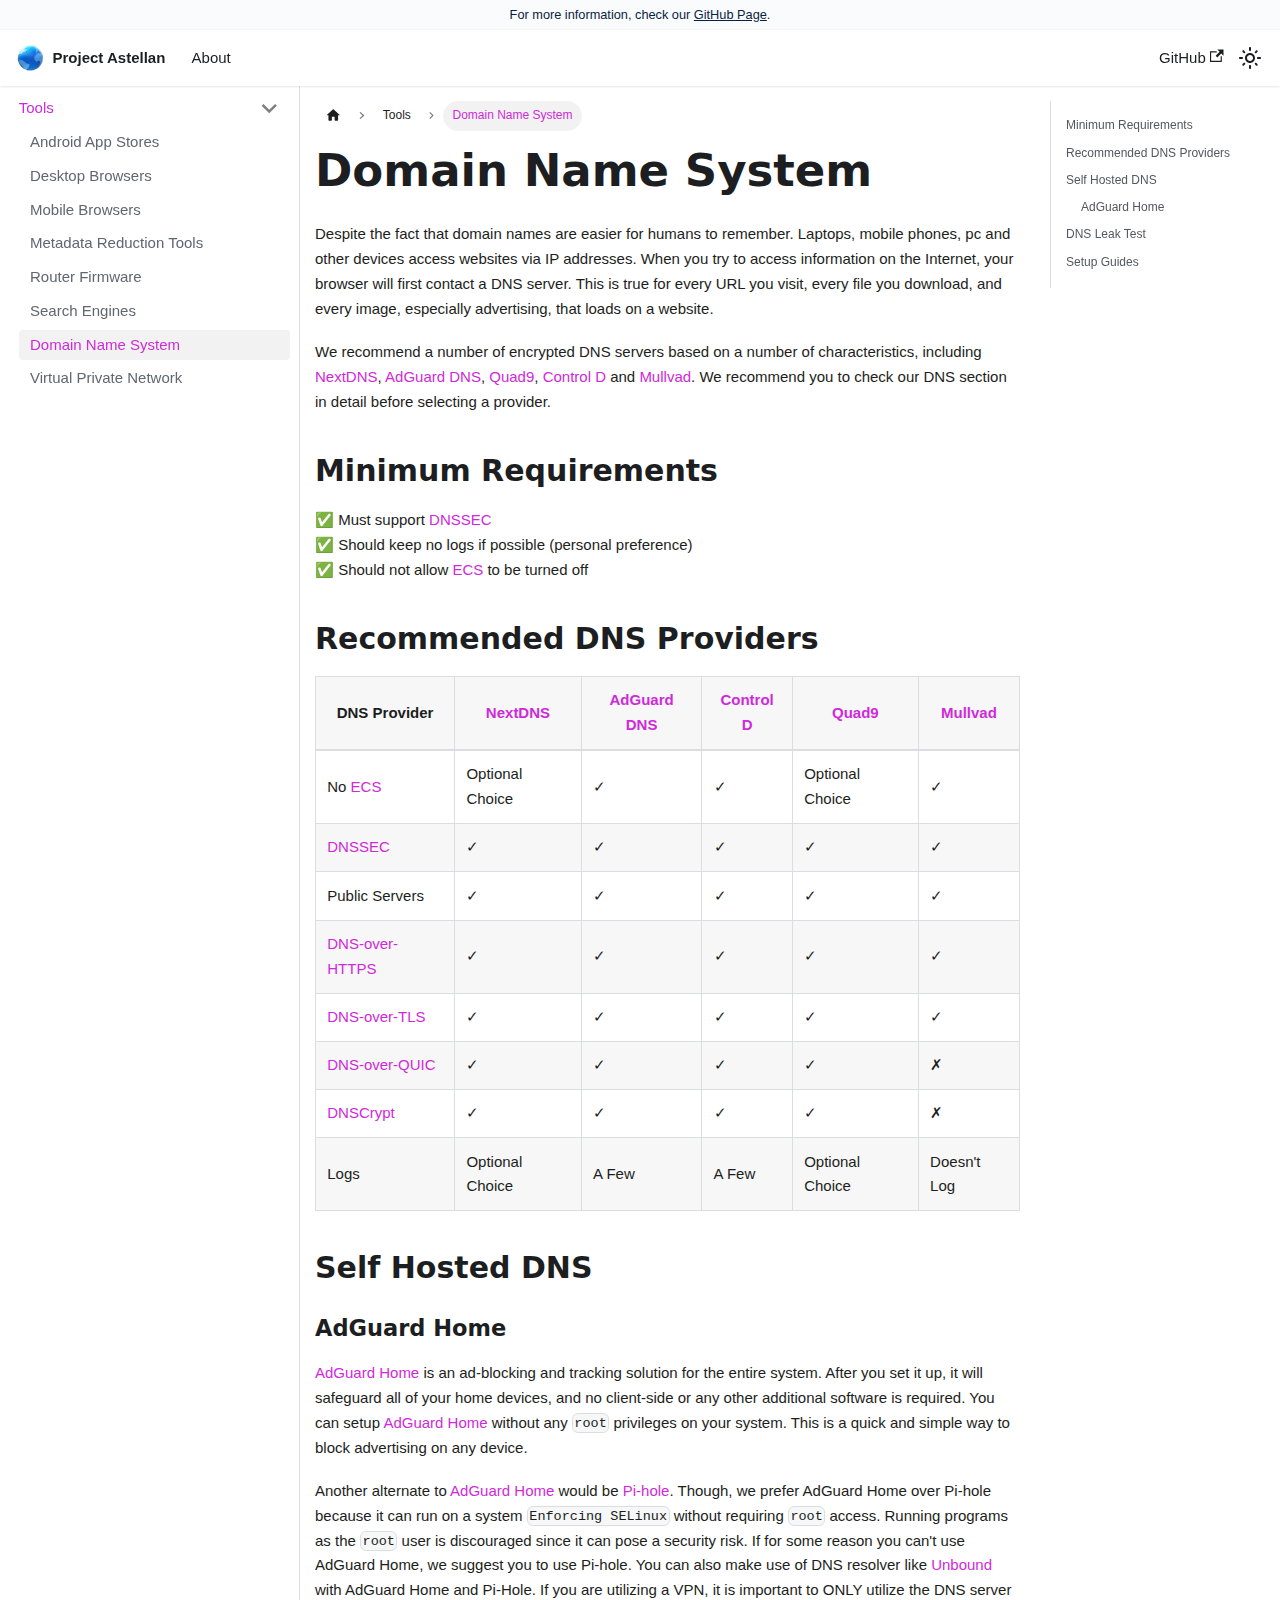
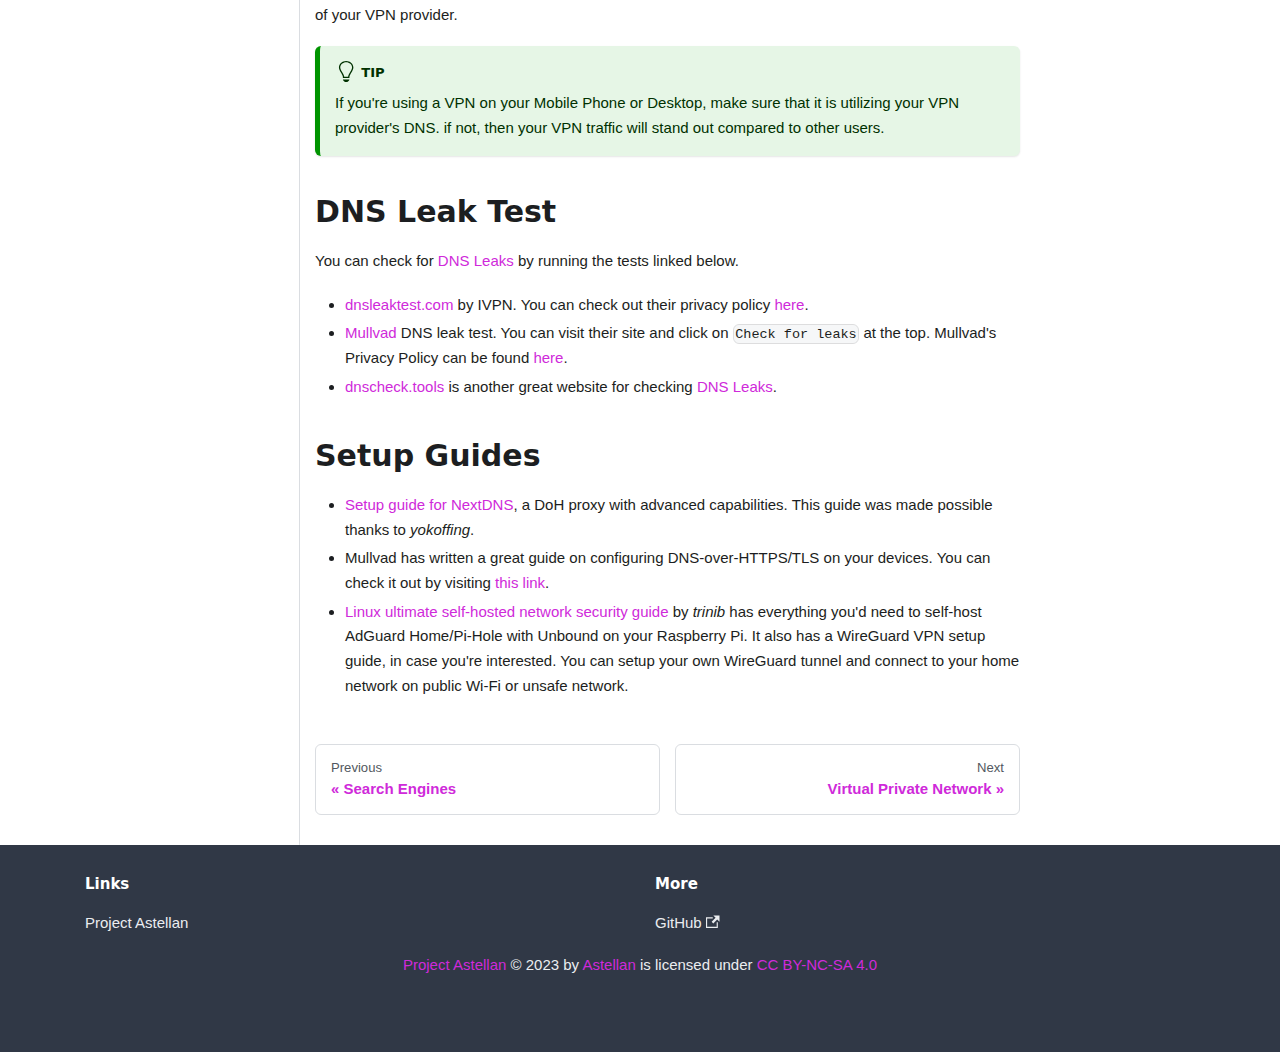
<file: Networking/Domain Name System/index.html>
<!doctype html>
<html lang="en" dir="ltr" class="docs-wrapper plugin-docs plugin-id-default docs-version-current docs-doc-page docs-doc-id-Networking/Domain Name System" data-has-hydrated="false">
<head>
<meta charset="UTF-8">
<meta name="generator" content="Docusaurus v3.0.1">
<title data-rh="true">Domain Name System | Project Astellan</title><meta data-rh="true" name="viewport" content="width=device-width,initial-scale=1"><meta data-rh="true" name="twitter:card" content="summary_large_image"><meta data-rh="true" property="og:url" content="https://sky768.github.io/Networking/Domain Name System"><meta data-rh="true" property="og:locale" content="en"><meta data-rh="true" name="docusaurus_locale" content="en"><meta data-rh="true" name="docsearch:language" content="en"><meta data-rh="true" name="docusaurus_version" content="current"><meta data-rh="true" name="docusaurus_tag" content="docs-default-current"><meta data-rh="true" name="docsearch:version" content="current"><meta data-rh="true" name="docsearch:docusaurus_tag" content="docs-default-current"><meta data-rh="true" property="og:title" content="Domain Name System | Project Astellan"><meta data-rh="true" name="description" content="We propose a number of encrypted DNS servers based on a number of characteristics, including NextDNS, AdGuard DNS, Quad9, Control D and Mullvad. We suggest you to check our DNS section in detail before selecting a provider."><meta data-rh="true" property="og:description" content="We propose a number of encrypted DNS servers based on a number of characteristics, including NextDNS, AdGuard DNS, Quad9, Control D and Mullvad. We suggest you to check our DNS section in detail before selecting a provider."><link data-rh="true" rel="icon" href="/img/icons8-favicon-3d-fluency-96.png"><link data-rh="true" rel="canonical" href="https://sky768.github.io/Networking/Domain Name System"><link data-rh="true" rel="alternate" href="https://sky768.github.io/Networking/Domain Name System" hreflang="en"><link data-rh="true" rel="alternate" href="https://sky768.github.io/Networking/Domain Name System" hreflang="x-default"><link rel="stylesheet" href="/assets/css/styles.ed6f2612.css">
<script src="/assets/js/runtime~main.82bada35.js" defer="defer"></script>
<script src="/assets/js/main.acf8f046.js" defer="defer"></script>
</head>
<body class="navigation-with-keyboard">
<script>!function(){function t(t){document.documentElement.setAttribute("data-theme",t)}var e=function(){try{return new URLSearchParams(window.location.search).get("docusaurus-theme")}catch(t){}}()||function(){try{return localStorage.getItem("theme")}catch(t){}}();null!==e?t(e):window.matchMedia("(prefers-color-scheme: dark)").matches?t("dark"):window.matchMedia("(prefers-color-scheme: light)").matches?t("light"):t("dark")}(),function(){try{const n=new URLSearchParams(window.location.search).entries();for(var[t,e]of n)if(t.startsWith("docusaurus-data-")){var a=t.replace("docusaurus-data-","data-");document.documentElement.setAttribute(a,e)}}catch(t){}}(),document.documentElement.setAttribute("data-announcement-bar-initially-dismissed",function(){try{return"true"===localStorage.getItem("docusaurus.announcement.dismiss")}catch(t){}return!1}())</script><div id="__docusaurus"><div role="region" aria-label="Skip to main content"><a class="skipToContent_fXgn" href="#__docusaurus_skipToContent_fallback">Skip to main content</a></div><div class="announcementBar_mb4j" style="background-color:#fafbfc;color:#091E42" role="banner"><div class="content_knG7 announcementBarContent_xLdY">For more information, check our <a target="_blank" rel="noopener noreferrer" href="https://github.com/sky768/project-astellan">GitHub Page</a>.</div></div><nav aria-label="Main" class="navbar navbar--fixed-top"><div class="navbar__inner"><div class="navbar__items"><button aria-label="Toggle navigation bar" aria-expanded="false" class="navbar__toggle clean-btn" type="button"><svg width="30" height="30" viewBox="0 0 30 30" aria-hidden="true"><path stroke="currentColor" stroke-linecap="round" stroke-miterlimit="10" stroke-width="2" d="M4 7h22M4 15h22M4 23h22"></path></svg></button><a class="navbar__brand" href="/"><div class="navbar__logo"><img src="/img/icons8-favicon-3d-fluency-96.png" alt="My Site Logo" class="themedComponent_mlkZ themedComponent--light_NVdE"><img src="/img/icons8-favicon-3d-fluency-96.png" alt="My Site Logo" class="themedComponent_mlkZ themedComponent--dark_xIcU"></div><b class="navbar__title text--truncate">Project Astellan</b></a><a class="navbar__item navbar__link" href="/intro">About</a></div><div class="navbar__items navbar__items--right"><a href="https://github.com/sky768/project-astellan" target="_blank" rel="noopener noreferrer" class="navbar__item navbar__link">GitHub<svg width="13.5" height="13.5" aria-hidden="true" viewBox="0 0 24 24" class="iconExternalLink_nPIU"><path fill="currentColor" d="M21 13v10h-21v-19h12v2h-10v15h17v-8h2zm3-12h-10.988l4.035 4-6.977 7.07 2.828 2.828 6.977-7.07 4.125 4.172v-11z"></path></svg></a><div class="toggle_vylO colorModeToggle_DEke"><button class="clean-btn toggleButton_gllP toggleButtonDisabled_aARS" type="button" disabled="" title="Switch between dark and light mode (currently dark mode)" aria-label="Switch between dark and light mode (currently dark mode)" aria-live="polite"><svg viewBox="0 0 24 24" width="24" height="24" class="lightToggleIcon_pyhR"><path fill="currentColor" d="M12,9c1.65,0,3,1.35,3,3s-1.35,3-3,3s-3-1.35-3-3S10.35,9,12,9 M12,7c-2.76,0-5,2.24-5,5s2.24,5,5,5s5-2.24,5-5 S14.76,7,12,7L12,7z M2,13l2,0c0.55,0,1-0.45,1-1s-0.45-1-1-1l-2,0c-0.55,0-1,0.45-1,1S1.45,13,2,13z M20,13l2,0c0.55,0,1-0.45,1-1 s-0.45-1-1-1l-2,0c-0.55,0-1,0.45-1,1S19.45,13,20,13z M11,2v2c0,0.55,0.45,1,1,1s1-0.45,1-1V2c0-0.55-0.45-1-1-1S11,1.45,11,2z M11,20v2c0,0.55,0.45,1,1,1s1-0.45,1-1v-2c0-0.55-0.45-1-1-1C11.45,19,11,19.45,11,20z M5.99,4.58c-0.39-0.39-1.03-0.39-1.41,0 c-0.39,0.39-0.39,1.03,0,1.41l1.06,1.06c0.39,0.39,1.03,0.39,1.41,0s0.39-1.03,0-1.41L5.99,4.58z M18.36,16.95 c-0.39-0.39-1.03-0.39-1.41,0c-0.39,0.39-0.39,1.03,0,1.41l1.06,1.06c0.39,0.39,1.03,0.39,1.41,0c0.39-0.39,0.39-1.03,0-1.41 L18.36,16.95z M19.42,5.99c0.39-0.39,0.39-1.03,0-1.41c-0.39-0.39-1.03-0.39-1.41,0l-1.06,1.06c-0.39,0.39-0.39,1.03,0,1.41 s1.03,0.39,1.41,0L19.42,5.99z M7.05,18.36c0.39-0.39,0.39-1.03,0-1.41c-0.39-0.39-1.03-0.39-1.41,0l-1.06,1.06 c-0.39,0.39-0.39,1.03,0,1.41s1.03,0.39,1.41,0L7.05,18.36z"></path></svg><svg viewBox="0 0 24 24" width="24" height="24" class="darkToggleIcon_wfgR"><path fill="currentColor" d="M9.37,5.51C9.19,6.15,9.1,6.82,9.1,7.5c0,4.08,3.32,7.4,7.4,7.4c0.68,0,1.35-0.09,1.99-0.27C17.45,17.19,14.93,19,12,19 c-3.86,0-7-3.14-7-7C5,9.07,6.81,6.55,9.37,5.51z M12,3c-4.97,0-9,4.03-9,9s4.03,9,9,9s9-4.03,9-9c0-0.46-0.04-0.92-0.1-1.36 c-0.98,1.37-2.58,2.26-4.4,2.26c-2.98,0-5.4-2.42-5.4-5.4c0-1.81,0.89-3.42,2.26-4.4C12.92,3.04,12.46,3,12,3L12,3z"></path></svg></button></div><div class="navbarSearchContainer_Bca1"></div></div></div><div role="presentation" class="navbar-sidebar__backdrop"></div></nav><div id="__docusaurus_skipToContent_fallback" class="main-wrapper mainWrapper_z2l0"><div class="docsWrapper_hBAB"><button aria-label="Scroll back to top" class="clean-btn theme-back-to-top-button backToTopButton_sjWU" type="button"></button><div class="docRoot_UBD9"><aside class="theme-doc-sidebar-container docSidebarContainer_YfHR"><div class="sidebarViewport_aRkj"><div class="sidebar_njMd"><nav aria-label="Docs sidebar" class="menu thin-scrollbar menu_SIkG menuWithAnnouncementBar_GW3s"><ul class="theme-doc-sidebar-menu menu__list"><li class="theme-doc-sidebar-item-category theme-doc-sidebar-item-category-level-1 menu__list-item"><div class="menu__list-item-collapsible"><a class="menu__link menu__link--sublist menu__link--active" aria-expanded="true" href="/">Tools</a><button aria-label="Collapse sidebar category &#x27;Tools&#x27;" type="button" class="clean-btn menu__caret"></button></div><ul style="display:block;overflow:visible;height:auto" class="menu__list"><li class="theme-doc-sidebar-item-link theme-doc-sidebar-item-link-level-2 menu__list-item"><a class="menu__link" tabindex="0" href="/Android App Stores">Android App Stores</a></li><li class="theme-doc-sidebar-item-link theme-doc-sidebar-item-link-level-2 menu__list-item"><a class="menu__link" tabindex="0" href="/Browsers/Desktop Browsers">Desktop Browsers</a></li><li class="theme-doc-sidebar-item-link theme-doc-sidebar-item-link-level-2 menu__list-item"><a class="menu__link" tabindex="0" href="/Browsers/Mobile Browsers">Mobile Browsers</a></li><li class="theme-doc-sidebar-item-link theme-doc-sidebar-item-link-level-2 menu__list-item"><a class="menu__link" tabindex="0" href="/Metadata Reduction Tools">Metadata Reduction Tools</a></li><li class="theme-doc-sidebar-item-link theme-doc-sidebar-item-link-level-2 menu__list-item"><a class="menu__link" tabindex="0" href="/Router Firmware">Router Firmware</a></li><li class="theme-doc-sidebar-item-link theme-doc-sidebar-item-link-level-2 menu__list-item"><a class="menu__link" tabindex="0" href="/Search Engines">Search Engines</a></li><li class="theme-doc-sidebar-item-link theme-doc-sidebar-item-link-level-2 menu__list-item"><a class="menu__link menu__link--active" aria-current="page" tabindex="0" href="/Networking/Domain Name System">Domain Name System</a></li><li class="theme-doc-sidebar-item-link theme-doc-sidebar-item-link-level-2 menu__list-item"><a class="menu__link" tabindex="0" href="/Networking/Virtual Private Network">Virtual Private Network</a></li></ul></li></ul></nav></div></div></aside><main class="docMainContainer_TBSr"><div class="container padding-top--md padding-bottom--lg"><div class="row"><div class="col docItemCol_VOVn"><div class="docItemContainer_Djhp"><article><nav class="theme-doc-breadcrumbs breadcrumbsContainer_Z_bl" aria-label="Breadcrumbs"><ul class="breadcrumbs" itemscope="" itemtype="https://schema.org/BreadcrumbList"><li class="breadcrumbs__item"><a aria-label="Home page" class="breadcrumbs__link" href="/"><svg viewBox="0 0 24 24" class="breadcrumbHomeIcon_YNFT"><path d="M10 19v-5h4v5c0 .55.45 1 1 1h3c.55 0 1-.45 1-1v-7h1.7c.46 0 .68-.57.33-.87L12.67 3.6c-.38-.34-.96-.34-1.34 0l-8.36 7.53c-.34.3-.13.87.33.87H5v7c0 .55.45 1 1 1h3c.55 0 1-.45 1-1z" fill="currentColor"></path></svg></a></li><li itemscope="" itemprop="itemListElement" itemtype="https://schema.org/ListItem" class="breadcrumbs__item"><a class="breadcrumbs__link" itemprop="item" href="/"><span itemprop="name">Tools</span></a><meta itemprop="position" content="1"></li><li itemscope="" itemprop="itemListElement" itemtype="https://schema.org/ListItem" class="breadcrumbs__item breadcrumbs__item--active"><span class="breadcrumbs__link" itemprop="name">Domain Name System</span><meta itemprop="position" content="2"></li></ul></nav><div class="tocCollapsible_ETCw theme-doc-toc-mobile tocMobile_ITEo"><button type="button" class="clean-btn tocCollapsibleButton_TO0P">On this page</button></div><div class="theme-doc-markdown markdown"><header><h1>Domain Name System</h1></header><p>Despite the fact that domain names are easier for humans to remember. Laptops, mobile phones, pc and other devices access websites via IP addresses. When you try to access information on the Internet, your browser will first contact a DNS server. This is true for every URL you visit, every file you download, and every image, especially advertising, that loads on a website.</p>
<p>We recommend a number of encrypted DNS servers based on a number of characteristics, including <a href="https://nextdns.io/" target="_blank" rel="noopener noreferrer">NextDNS</a>, <a href="https://adguard-dns.io/en/welcome.html" target="_blank" rel="noopener noreferrer">AdGuard DNS</a>, <a href="https://quad9.net" target="_blank" rel="noopener noreferrer">Quad9</a>, <a href="https://controld.com/" target="_blank" rel="noopener noreferrer">Control D</a> and <a href="https://mullvad.net" target="_blank" rel="noopener noreferrer">Mullvad</a>. We recommend you to check our DNS section in detail before selecting a provider.</p>
<h2 class="anchor anchorWithStickyNavbar_LWe7" id="minimum-requirements">Minimum Requirements<a href="#minimum-requirements" class="hash-link" aria-label="Direct link to Minimum Requirements" title="Direct link to Minimum Requirements">​</a></h2>
<p>✅ Must support <a href="https://www.cloudflare.com/dns/dnssec/how-dnssec-works/" target="_blank" rel="noopener noreferrer">DNSSEC</a> <br>
<!-- -->✅ Should keep no logs if possible (personal preference) <br>
<!-- -->✅ Should not allow <a href="https://help.nextdns.io/t/m1hmv04/what-is-edns-client-subnet-ecs" target="_blank" rel="noopener noreferrer">ECS</a> to be turned off</p>
<h2 class="anchor anchorWithStickyNavbar_LWe7" id="recommended-dns-providers">Recommended DNS Providers<a href="#recommended-dns-providers" class="hash-link" aria-label="Direct link to Recommended DNS Providers" title="Direct link to Recommended DNS Providers">​</a></h2>
<table><thead><tr><th>DNS Provider</th><th><a href="https://nextdns.io/" target="_blank" rel="noopener noreferrer">NextDNS</a></th><th><a href="https://adguard-dns.io/en/welcome.html" target="_blank" rel="noopener noreferrer">AdGuard DNS</a></th><th><a href="https://controld.com/" target="_blank" rel="noopener noreferrer">Control D</a></th><th><a href="https://quad9.net" target="_blank" rel="noopener noreferrer">Quad9</a></th><th><a href="https://mullvad.net" target="_blank" rel="noopener noreferrer">Mullvad</a></th></tr></thead><tbody><tr><td>No <a href="https://help.nextdns.io/t/m1hmv04/what-is-edns-client-subnet-ecs" target="_blank" rel="noopener noreferrer">ECS</a></td><td>Optional Choice</td><td>✓</td><td>✓</td><td>Optional Choice</td><td>✓</td></tr><tr><td><a href="https://www.cloudflare.com/dns/dnssec/how-dnssec-works/" target="_blank" rel="noopener noreferrer">DNSSEC</a></td><td>✓</td><td>✓</td><td>✓</td><td>✓</td><td>✓</td></tr><tr><td>Public Servers</td><td>✓</td><td>✓</td><td>✓</td><td>✓</td><td>✓</td></tr><tr><td><a href="https://developers.cloudflare.com/1.1.1.1/encryption/dns-over-https/" target="_blank" rel="noopener noreferrer">DNS-over-HTTPS</a></td><td>✓</td><td>✓</td><td>✓</td><td>✓</td><td>✓</td></tr><tr><td><a href="https://developers.cloudflare.com/1.1.1.1/encryption/dns-over-tls/" target="_blank" rel="noopener noreferrer">DNS-over-TLS</a></td><td>✓</td><td>✓</td><td>✓</td><td>✓</td><td>✓</td></tr><tr><td><a href="https://adguard-dns.io/en/blog/dns-over-quic-official-standard.html" target="_blank" rel="noopener noreferrer">DNS-over-QUIC</a></td><td>✓</td><td>✓</td><td>✓</td><td>✓</td><td>✗</td></tr><tr><td><a href="https://www.dnscrypt.org/" target="_blank" rel="noopener noreferrer">DNSCrypt</a></td><td>✓</td><td>✓</td><td>✓</td><td>✓</td><td>✗</td></tr><tr><td>Logs</td><td>Optional Choice</td><td>A Few</td><td>A Few</td><td>Optional Choice</td><td>Doesn&#x27;t Log</td></tr></tbody></table>
<h2 class="anchor anchorWithStickyNavbar_LWe7" id="self-hosted-dns">Self Hosted DNS<a href="#self-hosted-dns" class="hash-link" aria-label="Direct link to Self Hosted DNS" title="Direct link to Self Hosted DNS">​</a></h2>
<h3 class="anchor anchorWithStickyNavbar_LWe7" id="adguard-home">AdGuard Home<a href="#adguard-home" class="hash-link" aria-label="Direct link to AdGuard Home" title="Direct link to AdGuard Home">​</a></h3>
<p><a href="https://adguard.com/en/adguard-home/overview.html" target="_blank" rel="noopener noreferrer">AdGuard Home</a> is an ad-blocking and tracking solution for the entire system. After you set it up, it will safeguard all of your home devices, and no client-side or any other additional software is required. You can setup <a href="https://adguard.com/en/adguard-home/overview.html" target="_blank" rel="noopener noreferrer">AdGuard Home</a> without any <code>root</code> privileges on your system. This is a quick and simple way to block advertising on any device.</p>
<p>Another alternate to <a href="https://adguard.com/en/adguard-home/overview.html" target="_blank" rel="noopener noreferrer">AdGuard Home</a> would be <a href="https://pi-hole.net/" target="_blank" rel="noopener noreferrer">Pi-hole</a>. Though, we prefer AdGuard Home over Pi-hole because it can run on a system <code>Enforcing SELinux</code> without requiring <code>root</code> access. Running programs as the <code>root</code> user is discouraged since it can pose a security risk. If for some reason you can&#x27;t use AdGuard Home, we suggest you to use Pi-hole. You can also make use of DNS resolver like <a href="https://nlnetlabs.nl/projects/unbound/about/" target="_blank" rel="noopener noreferrer">Unbound</a> with AdGuard Home and Pi-Hole. If you are utilizing a VPN, it is important to ONLY utilize the DNS server of your VPN provider.</p>
<div class="theme-admonition theme-admonition-tip admonition_xJq3 alert alert--success"><div class="admonitionHeading_Gvgb"><span class="admonitionIcon_Rf37"><svg viewBox="0 0 12 16"><path fill-rule="evenodd" d="M6.5 0C3.48 0 1 2.19 1 5c0 .92.55 2.25 1 3 1.34 2.25 1.78 2.78 2 4v1h5v-1c.22-1.22.66-1.75 2-4 .45-.75 1-2.08 1-3 0-2.81-2.48-5-5.5-5zm3.64 7.48c-.25.44-.47.8-.67 1.11-.86 1.41-1.25 2.06-1.45 3.23-.02.05-.02.11-.02.17H5c0-.06 0-.13-.02-.17-.2-1.17-.59-1.83-1.45-3.23-.2-.31-.42-.67-.67-1.11C2.44 6.78 2 5.65 2 5c0-2.2 2.02-4 4.5-4 1.22 0 2.36.42 3.22 1.19C10.55 2.94 11 3.94 11 5c0 .66-.44 1.78-.86 2.48zM4 14h5c-.23 1.14-1.3 2-2.5 2s-2.27-.86-2.5-2z"></path></svg></span>tip</div><div class="admonitionContent_BuS1"><p>If you&#x27;re using a VPN on your Mobile Phone or Desktop, make sure that it is utilizing your VPN provider&#x27;s DNS. if not, then your VPN traffic will stand out compared to other users.</p></div></div>
<h2 class="anchor anchorWithStickyNavbar_LWe7" id="dns-leak-test">DNS Leak Test<a href="#dns-leak-test" class="hash-link" aria-label="Direct link to DNS Leak Test" title="Direct link to DNS Leak Test">​</a></h2>
<p>You can check for <a href="https://mullvad.net/en/help/dns-leaks" target="_blank" rel="noopener noreferrer">DNS Leaks</a> by running the tests linked below.</p>
<ul>
<li><a href="https://dnsleaktest.com/" target="_blank" rel="noopener noreferrer">dnsleaktest.com</a> by IVPN. You can check out their privacy policy <a href="https://dnsleaktest.com/privacy.html" target="_blank" rel="noopener noreferrer">here</a>.</li>
<li><a href="https://mullvad.net" target="_blank" rel="noopener noreferrer">Mullvad</a> DNS leak test. You can visit their site and click on <code>Check for leaks</code> at the top. Mullvad&#x27;s Privacy Policy can be found <a href="https://mullvad.net/en/help/privacy-policy%5D" target="_blank" rel="noopener noreferrer">here</a>.</li>
<li><a href="https://dnscheck.tools/" target="_blank" rel="noopener noreferrer">dnscheck.tools</a> is another great website for checking <a href="https://mullvad.net/en/help/dns-leaks" target="_blank" rel="noopener noreferrer">DNS Leaks</a>.</li>
</ul>
<h2 class="anchor anchorWithStickyNavbar_LWe7" id="setup-guides">Setup Guides<a href="#setup-guides" class="hash-link" aria-label="Direct link to Setup Guides" title="Direct link to Setup Guides">​</a></h2>
<ul>
<li><a href="https://github.com/yokoffing/NextDNS-Config" target="_blank" rel="noopener noreferrer">Setup guide for NextDNS</a>, a DoH proxy with advanced capabilities. This guide was made possible thanks to <em>yokoffing</em>.</li>
<li>Mullvad has written a great guide on configuring DNS-over-HTTPS/TLS on your devices. You can check it out by visiting <a href="https://mullvad.net/en/help/dns-over-https-and-dns-over-tls" target="_blank" rel="noopener noreferrer">this link</a>.</li>
<li><a href="https://github.com/trinib/AdGuard-WireGuard-Unbound-DNScrypt" target="_blank" rel="noopener noreferrer">Linux ultimate self-hosted network security guide</a> by <em>trinib</em> has everything you&#x27;d need to self-host AdGuard Home/Pi-Hole with Unbound on your Raspberry Pi. It also has a WireGuard VPN setup guide, in case you&#x27;re interested. You can setup your own WireGuard tunnel and connect to your home network on public Wi-Fi or unsafe network.</li>
</ul></div></article><nav class="pagination-nav docusaurus-mt-lg" aria-label="Docs pages"><a class="pagination-nav__link pagination-nav__link--prev" href="/Search Engines"><div class="pagination-nav__sublabel">Previous</div><div class="pagination-nav__label">Search Engines</div></a><a class="pagination-nav__link pagination-nav__link--next" href="/Networking/Virtual Private Network"><div class="pagination-nav__sublabel">Next</div><div class="pagination-nav__label">Virtual Private Network</div></a></nav></div></div><div class="col col--3"><div class="tableOfContents_bqdL thin-scrollbar theme-doc-toc-desktop"><ul class="table-of-contents table-of-contents__left-border"><li><a href="#minimum-requirements" class="table-of-contents__link toc-highlight">Minimum Requirements</a></li><li><a href="#recommended-dns-providers" class="table-of-contents__link toc-highlight">Recommended DNS Providers</a></li><li><a href="#self-hosted-dns" class="table-of-contents__link toc-highlight">Self Hosted DNS</a><ul><li><a href="#adguard-home" class="table-of-contents__link toc-highlight">AdGuard Home</a></li></ul></li><li><a href="#dns-leak-test" class="table-of-contents__link toc-highlight">DNS Leak Test</a></li><li><a href="#setup-guides" class="table-of-contents__link toc-highlight">Setup Guides</a></li></ul></div></div></div></div></main></div></div></div><footer class="footer footer--dark"><div class="container container-fluid"><div class="row footer__links"><div class="col footer__col"><div class="footer__title">Links</div><ul class="footer__items clean-list"><li class="footer__item"><a class="footer__link-item" href="/">Project Astellan</a></li></ul></div><div class="col footer__col"><div class="footer__title">More</div><ul class="footer__items clean-list"><li class="footer__item"><a href="https://github.com/sky768/project-astellan" target="_blank" rel="noopener noreferrer" class="footer__link-item">GitHub<svg width="13.5" height="13.5" aria-hidden="true" viewBox="0 0 24 24" class="iconExternalLink_nPIU"><path fill="currentColor" d="M21 13v10h-21v-19h12v2h-10v15h17v-8h2zm3-12h-10.988l4.035 4-6.977 7.07 2.828 2.828 6.977-7.07 4.125 4.172v-11z"></path></svg></a></li></ul></div></div><div class="footer__bottom text--center"><div class="footer__copyright"><p xmlns:cc="http://creativecommons.org/ns#" xmlns:dct="http://purl.org/dc/terms/"><a property="dct:title" rel="cc:attributionURL" href="https://github.com/sky768/project-astellan">Project Astellan</a> © 2023 by <a rel="cc:attributionURL dct:creator" property="cc:attributionName" href="https://github.com/sky768">Astellan</a> is licensed under <a href="http://creativecommons.org/licenses/by-nc-sa/4.0/?ref=chooser-v1" target="_blank" rel="license noopener noreferrer" style="display:inline-block;">CC BY-NC-SA 4.0</a></p> </div></div></div></footer></div>
</body>
</html>
</file>
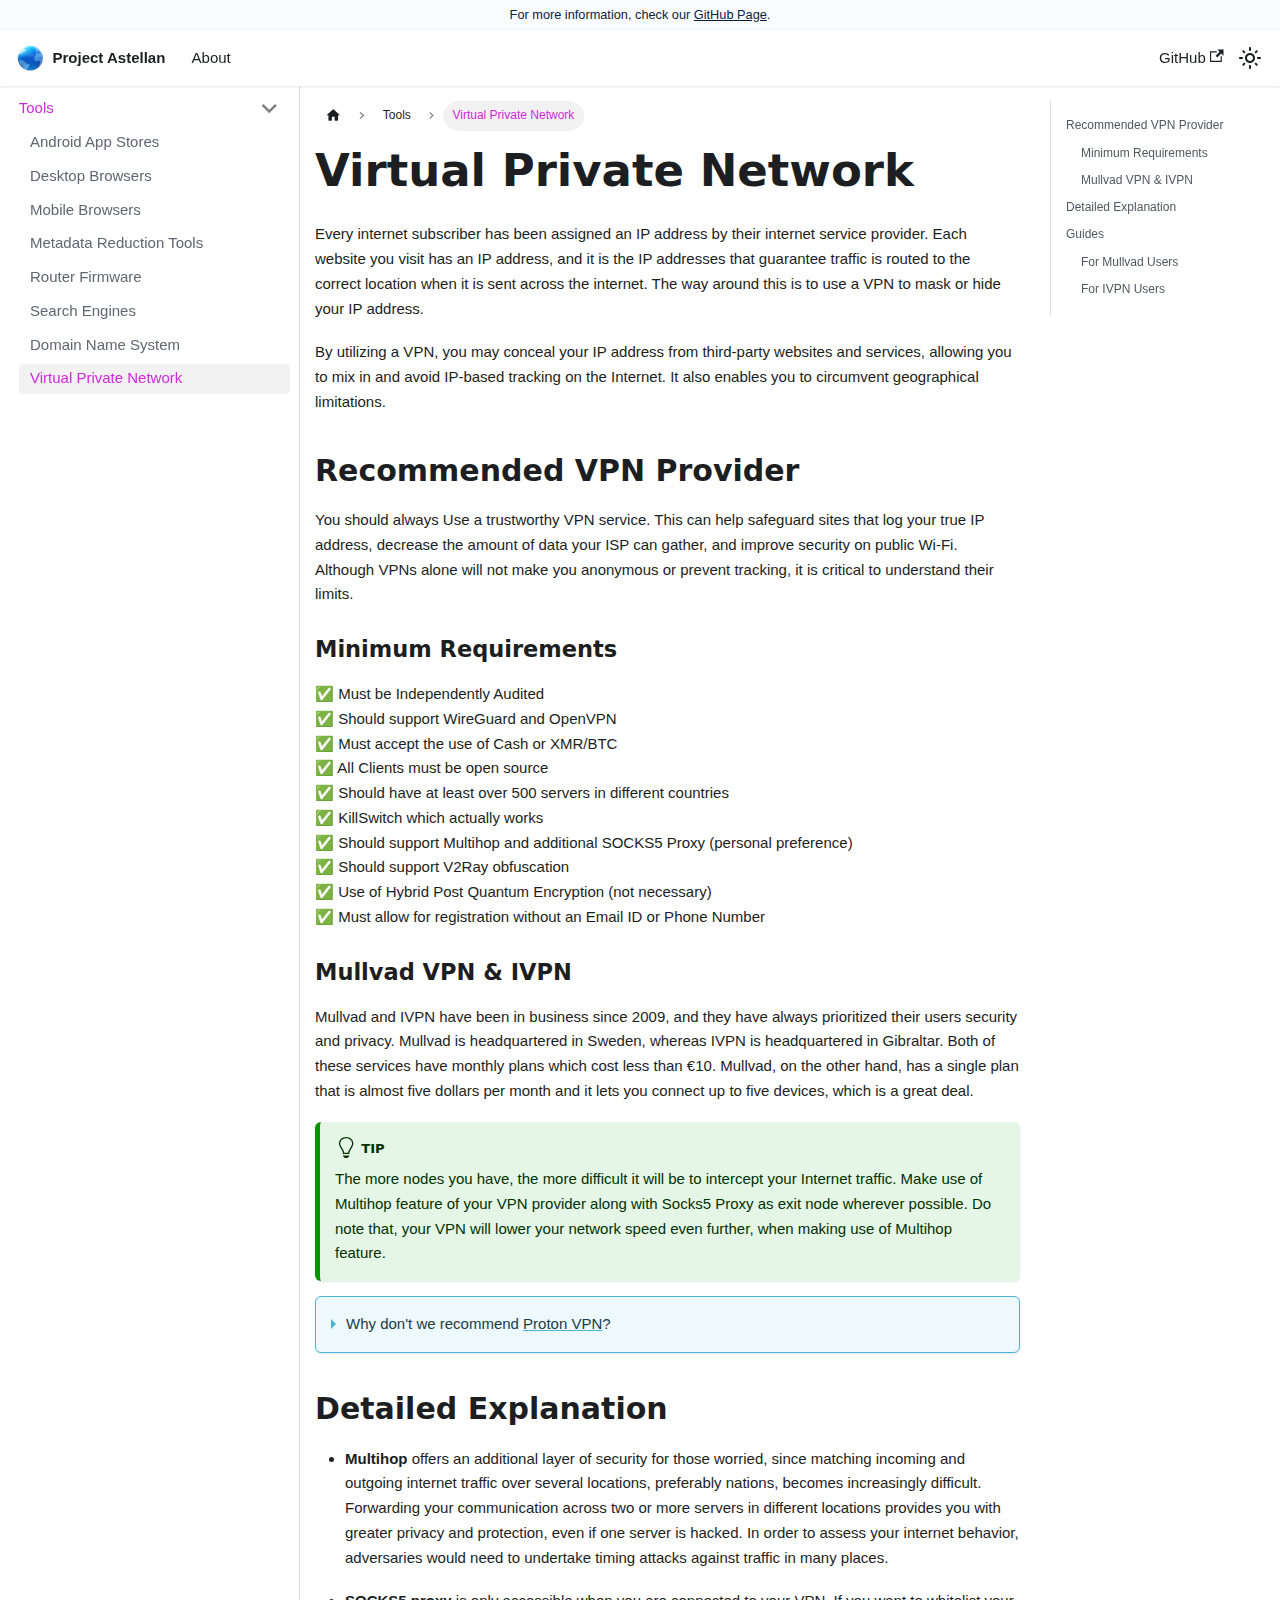
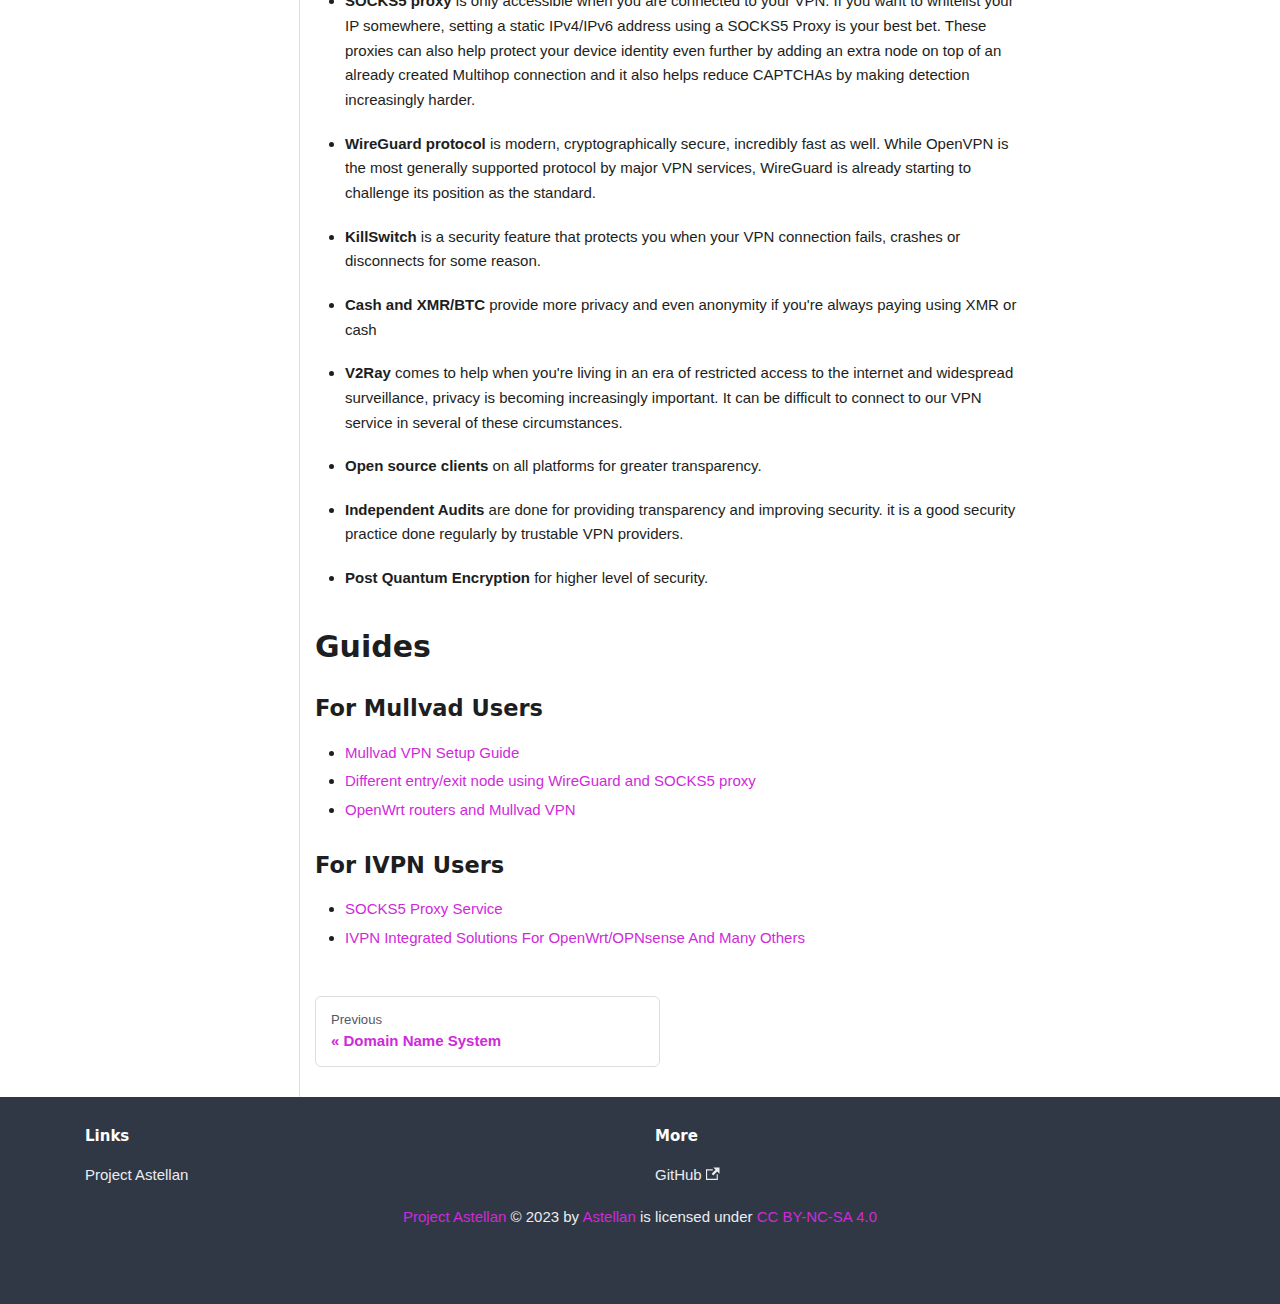
<file: Networking/Virtual Private Network/index.html>
<!doctype html>
<html lang="en" dir="ltr" class="docs-wrapper plugin-docs plugin-id-default docs-version-current docs-doc-page docs-doc-id-Networking/Virtual Private Network" data-has-hydrated="false">
<head>
<meta charset="UTF-8">
<meta name="generator" content="Docusaurus v3.0.1">
<title data-rh="true">Virtual Private Network | Project Astellan</title><meta data-rh="true" name="viewport" content="width=device-width,initial-scale=1"><meta data-rh="true" name="twitter:card" content="summary_large_image"><meta data-rh="true" property="og:url" content="https://sky768.github.io/Networking/Virtual Private Network"><meta data-rh="true" property="og:locale" content="en"><meta data-rh="true" name="docusaurus_locale" content="en"><meta data-rh="true" name="docsearch:language" content="en"><meta data-rh="true" name="docusaurus_version" content="current"><meta data-rh="true" name="docusaurus_tag" content="docs-default-current"><meta data-rh="true" name="docsearch:version" content="current"><meta data-rh="true" name="docsearch:docusaurus_tag" content="docs-default-current"><meta data-rh="true" property="og:title" content="Virtual Private Network | Project Astellan"><meta data-rh="true" name="description" content="You should always Use a trustworthy VPN service. This can help safeguard sites that log your true IP address. Mullvad and IVPN have been in business since 2009, and they have always prioritized their users security and privacy."><meta data-rh="true" property="og:description" content="You should always Use a trustworthy VPN service. This can help safeguard sites that log your true IP address. Mullvad and IVPN have been in business since 2009, and they have always prioritized their users security and privacy."><link data-rh="true" rel="icon" href="/img/icons8-favicon-3d-fluency-96.png"><link data-rh="true" rel="canonical" href="https://sky768.github.io/Networking/Virtual Private Network"><link data-rh="true" rel="alternate" href="https://sky768.github.io/Networking/Virtual Private Network" hreflang="en"><link data-rh="true" rel="alternate" href="https://sky768.github.io/Networking/Virtual Private Network" hreflang="x-default"><link rel="stylesheet" href="/assets/css/styles.ed6f2612.css">
<script src="/assets/js/runtime~main.82bada35.js" defer="defer"></script>
<script src="/assets/js/main.acf8f046.js" defer="defer"></script>
</head>
<body class="navigation-with-keyboard">
<script>!function(){function t(t){document.documentElement.setAttribute("data-theme",t)}var e=function(){try{return new URLSearchParams(window.location.search).get("docusaurus-theme")}catch(t){}}()||function(){try{return localStorage.getItem("theme")}catch(t){}}();null!==e?t(e):window.matchMedia("(prefers-color-scheme: dark)").matches?t("dark"):window.matchMedia("(prefers-color-scheme: light)").matches?t("light"):t("dark")}(),function(){try{const n=new URLSearchParams(window.location.search).entries();for(var[t,e]of n)if(t.startsWith("docusaurus-data-")){var a=t.replace("docusaurus-data-","data-");document.documentElement.setAttribute(a,e)}}catch(t){}}(),document.documentElement.setAttribute("data-announcement-bar-initially-dismissed",function(){try{return"true"===localStorage.getItem("docusaurus.announcement.dismiss")}catch(t){}return!1}())</script><div id="__docusaurus"><div role="region" aria-label="Skip to main content"><a class="skipToContent_fXgn" href="#__docusaurus_skipToContent_fallback">Skip to main content</a></div><div class="announcementBar_mb4j" style="background-color:#fafbfc;color:#091E42" role="banner"><div class="content_knG7 announcementBarContent_xLdY">For more information, check our <a target="_blank" rel="noopener noreferrer" href="https://github.com/sky768/project-astellan">GitHub Page</a>.</div></div><nav aria-label="Main" class="navbar navbar--fixed-top"><div class="navbar__inner"><div class="navbar__items"><button aria-label="Toggle navigation bar" aria-expanded="false" class="navbar__toggle clean-btn" type="button"><svg width="30" height="30" viewBox="0 0 30 30" aria-hidden="true"><path stroke="currentColor" stroke-linecap="round" stroke-miterlimit="10" stroke-width="2" d="M4 7h22M4 15h22M4 23h22"></path></svg></button><a class="navbar__brand" href="/"><div class="navbar__logo"><img src="/img/icons8-favicon-3d-fluency-96.png" alt="My Site Logo" class="themedComponent_mlkZ themedComponent--light_NVdE"><img src="/img/icons8-favicon-3d-fluency-96.png" alt="My Site Logo" class="themedComponent_mlkZ themedComponent--dark_xIcU"></div><b class="navbar__title text--truncate">Project Astellan</b></a><a class="navbar__item navbar__link" href="/intro">About</a></div><div class="navbar__items navbar__items--right"><a href="https://github.com/sky768/project-astellan" target="_blank" rel="noopener noreferrer" class="navbar__item navbar__link">GitHub<svg width="13.5" height="13.5" aria-hidden="true" viewBox="0 0 24 24" class="iconExternalLink_nPIU"><path fill="currentColor" d="M21 13v10h-21v-19h12v2h-10v15h17v-8h2zm3-12h-10.988l4.035 4-6.977 7.07 2.828 2.828 6.977-7.07 4.125 4.172v-11z"></path></svg></a><div class="toggle_vylO colorModeToggle_DEke"><button class="clean-btn toggleButton_gllP toggleButtonDisabled_aARS" type="button" disabled="" title="Switch between dark and light mode (currently dark mode)" aria-label="Switch between dark and light mode (currently dark mode)" aria-live="polite"><svg viewBox="0 0 24 24" width="24" height="24" class="lightToggleIcon_pyhR"><path fill="currentColor" d="M12,9c1.65,0,3,1.35,3,3s-1.35,3-3,3s-3-1.35-3-3S10.35,9,12,9 M12,7c-2.76,0-5,2.24-5,5s2.24,5,5,5s5-2.24,5-5 S14.76,7,12,7L12,7z M2,13l2,0c0.55,0,1-0.45,1-1s-0.45-1-1-1l-2,0c-0.55,0-1,0.45-1,1S1.45,13,2,13z M20,13l2,0c0.55,0,1-0.45,1-1 s-0.45-1-1-1l-2,0c-0.55,0-1,0.45-1,1S19.45,13,20,13z M11,2v2c0,0.55,0.45,1,1,1s1-0.45,1-1V2c0-0.55-0.45-1-1-1S11,1.45,11,2z M11,20v2c0,0.55,0.45,1,1,1s1-0.45,1-1v-2c0-0.55-0.45-1-1-1C11.45,19,11,19.45,11,20z M5.99,4.58c-0.39-0.39-1.03-0.39-1.41,0 c-0.39,0.39-0.39,1.03,0,1.41l1.06,1.06c0.39,0.39,1.03,0.39,1.41,0s0.39-1.03,0-1.41L5.99,4.58z M18.36,16.95 c-0.39-0.39-1.03-0.39-1.41,0c-0.39,0.39-0.39,1.03,0,1.41l1.06,1.06c0.39,0.39,1.03,0.39,1.41,0c0.39-0.39,0.39-1.03,0-1.41 L18.36,16.95z M19.42,5.99c0.39-0.39,0.39-1.03,0-1.41c-0.39-0.39-1.03-0.39-1.41,0l-1.06,1.06c-0.39,0.39-0.39,1.03,0,1.41 s1.03,0.39,1.41,0L19.42,5.99z M7.05,18.36c0.39-0.39,0.39-1.03,0-1.41c-0.39-0.39-1.03-0.39-1.41,0l-1.06,1.06 c-0.39,0.39-0.39,1.03,0,1.41s1.03,0.39,1.41,0L7.05,18.36z"></path></svg><svg viewBox="0 0 24 24" width="24" height="24" class="darkToggleIcon_wfgR"><path fill="currentColor" d="M9.37,5.51C9.19,6.15,9.1,6.82,9.1,7.5c0,4.08,3.32,7.4,7.4,7.4c0.68,0,1.35-0.09,1.99-0.27C17.45,17.19,14.93,19,12,19 c-3.86,0-7-3.14-7-7C5,9.07,6.81,6.55,9.37,5.51z M12,3c-4.97,0-9,4.03-9,9s4.03,9,9,9s9-4.03,9-9c0-0.46-0.04-0.92-0.1-1.36 c-0.98,1.37-2.58,2.26-4.4,2.26c-2.98,0-5.4-2.42-5.4-5.4c0-1.81,0.89-3.42,2.26-4.4C12.92,3.04,12.46,3,12,3L12,3z"></path></svg></button></div><div class="navbarSearchContainer_Bca1"></div></div></div><div role="presentation" class="navbar-sidebar__backdrop"></div></nav><div id="__docusaurus_skipToContent_fallback" class="main-wrapper mainWrapper_z2l0"><div class="docsWrapper_hBAB"><button aria-label="Scroll back to top" class="clean-btn theme-back-to-top-button backToTopButton_sjWU" type="button"></button><div class="docRoot_UBD9"><aside class="theme-doc-sidebar-container docSidebarContainer_YfHR"><div class="sidebarViewport_aRkj"><div class="sidebar_njMd"><nav aria-label="Docs sidebar" class="menu thin-scrollbar menu_SIkG menuWithAnnouncementBar_GW3s"><ul class="theme-doc-sidebar-menu menu__list"><li class="theme-doc-sidebar-item-category theme-doc-sidebar-item-category-level-1 menu__list-item"><div class="menu__list-item-collapsible"><a class="menu__link menu__link--sublist menu__link--active" aria-expanded="true" href="/">Tools</a><button aria-label="Collapse sidebar category &#x27;Tools&#x27;" type="button" class="clean-btn menu__caret"></button></div><ul style="display:block;overflow:visible;height:auto" class="menu__list"><li class="theme-doc-sidebar-item-link theme-doc-sidebar-item-link-level-2 menu__list-item"><a class="menu__link" tabindex="0" href="/Android App Stores">Android App Stores</a></li><li class="theme-doc-sidebar-item-link theme-doc-sidebar-item-link-level-2 menu__list-item"><a class="menu__link" tabindex="0" href="/Browsers/Desktop Browsers">Desktop Browsers</a></li><li class="theme-doc-sidebar-item-link theme-doc-sidebar-item-link-level-2 menu__list-item"><a class="menu__link" tabindex="0" href="/Browsers/Mobile Browsers">Mobile Browsers</a></li><li class="theme-doc-sidebar-item-link theme-doc-sidebar-item-link-level-2 menu__list-item"><a class="menu__link" tabindex="0" href="/Metadata Reduction Tools">Metadata Reduction Tools</a></li><li class="theme-doc-sidebar-item-link theme-doc-sidebar-item-link-level-2 menu__list-item"><a class="menu__link" tabindex="0" href="/Router Firmware">Router Firmware</a></li><li class="theme-doc-sidebar-item-link theme-doc-sidebar-item-link-level-2 menu__list-item"><a class="menu__link" tabindex="0" href="/Search Engines">Search Engines</a></li><li class="theme-doc-sidebar-item-link theme-doc-sidebar-item-link-level-2 menu__list-item"><a class="menu__link" tabindex="0" href="/Networking/Domain Name System">Domain Name System</a></li><li class="theme-doc-sidebar-item-link theme-doc-sidebar-item-link-level-2 menu__list-item"><a class="menu__link menu__link--active" aria-current="page" tabindex="0" href="/Networking/Virtual Private Network">Virtual Private Network</a></li></ul></li></ul></nav></div></div></aside><main class="docMainContainer_TBSr"><div class="container padding-top--md padding-bottom--lg"><div class="row"><div class="col docItemCol_VOVn"><div class="docItemContainer_Djhp"><article><nav class="theme-doc-breadcrumbs breadcrumbsContainer_Z_bl" aria-label="Breadcrumbs"><ul class="breadcrumbs" itemscope="" itemtype="https://schema.org/BreadcrumbList"><li class="breadcrumbs__item"><a aria-label="Home page" class="breadcrumbs__link" href="/"><svg viewBox="0 0 24 24" class="breadcrumbHomeIcon_YNFT"><path d="M10 19v-5h4v5c0 .55.45 1 1 1h3c.55 0 1-.45 1-1v-7h1.7c.46 0 .68-.57.33-.87L12.67 3.6c-.38-.34-.96-.34-1.34 0l-8.36 7.53c-.34.3-.13.87.33.87H5v7c0 .55.45 1 1 1h3c.55 0 1-.45 1-1z" fill="currentColor"></path></svg></a></li><li itemscope="" itemprop="itemListElement" itemtype="https://schema.org/ListItem" class="breadcrumbs__item"><a class="breadcrumbs__link" itemprop="item" href="/"><span itemprop="name">Tools</span></a><meta itemprop="position" content="1"></li><li itemscope="" itemprop="itemListElement" itemtype="https://schema.org/ListItem" class="breadcrumbs__item breadcrumbs__item--active"><span class="breadcrumbs__link" itemprop="name">Virtual Private Network</span><meta itemprop="position" content="2"></li></ul></nav><div class="tocCollapsible_ETCw theme-doc-toc-mobile tocMobile_ITEo"><button type="button" class="clean-btn tocCollapsibleButton_TO0P">On this page</button></div><div class="theme-doc-markdown markdown"><header><h1>Virtual Private Network</h1></header><p>Every internet subscriber has been assigned an IP address by their internet service provider. Each website you visit has an IP address, and it is the IP addresses that guarantee traffic is routed to the correct location when it is sent across the internet. The way around this is to use a VPN to mask or hide your IP address.</p>
<p>By utilizing a VPN, you may conceal your IP address from third-party websites and services, allowing you to mix in and avoid IP-based tracking on the Internet. It also enables you to circumvent geographical limitations.</p>
<h2 class="anchor anchorWithStickyNavbar_LWe7" id="recommended-vpn-provider">Recommended VPN Provider<a href="#recommended-vpn-provider" class="hash-link" aria-label="Direct link to Recommended VPN Provider" title="Direct link to Recommended VPN Provider">​</a></h2>
<p>You should always Use a trustworthy VPN service. This can help safeguard sites that log your true IP address, decrease the amount of data your ISP can gather, and improve security on public Wi-Fi. Although VPNs alone will not make you anonymous or prevent tracking, it is critical to understand their limits.</p>
<h3 class="anchor anchorWithStickyNavbar_LWe7" id="minimum-requirements">Minimum Requirements<a href="#minimum-requirements" class="hash-link" aria-label="Direct link to Minimum Requirements" title="Direct link to Minimum Requirements">​</a></h3>
<p>✅ Must be Independently Audited <br>
<!-- -->✅ Should support WireGuard and OpenVPN <br>
<!-- -->✅ Must accept the use of Cash or XMR/BTC <br>
<!-- -->✅ All Clients must be open source <br>
<!-- -->✅ Should have at least over 500 servers in different countries <br>
<!-- -->✅ KillSwitch which actually works <br>
<!-- -->✅ Should support Multihop and additional SOCKS5 Proxy (personal preference) <br>
<!-- -->✅ Should support V2Ray obfuscation <br>
<!-- -->✅ Use of Hybrid Post Quantum Encryption (not necessary) <br>
<!-- -->✅ Must allow for registration without an Email ID or Phone Number</p>
<h3 class="anchor anchorWithStickyNavbar_LWe7" id="mullvad-vpn--ivpn">Mullvad VPN &amp; IVPN<a href="#mullvad-vpn--ivpn" class="hash-link" aria-label="Direct link to Mullvad VPN &amp; IVPN" title="Direct link to Mullvad VPN &amp; IVPN">​</a></h3>
<p>Mullvad and IVPN have been in business since 2009, and they have always prioritized their users security and privacy. Mullvad is headquartered in Sweden, whereas IVPN is headquartered in Gibraltar. Both of these services have monthly plans which cost less than €10. Mullvad, on the other hand, has a single plan that is almost five dollars per month and it lets you  connect up to five devices, which is a great deal.</p>
<div class="theme-admonition theme-admonition-tip admonition_xJq3 alert alert--success"><div class="admonitionHeading_Gvgb"><span class="admonitionIcon_Rf37"><svg viewBox="0 0 12 16"><path fill-rule="evenodd" d="M6.5 0C3.48 0 1 2.19 1 5c0 .92.55 2.25 1 3 1.34 2.25 1.78 2.78 2 4v1h5v-1c.22-1.22.66-1.75 2-4 .45-.75 1-2.08 1-3 0-2.81-2.48-5-5.5-5zm3.64 7.48c-.25.44-.47.8-.67 1.11-.86 1.41-1.25 2.06-1.45 3.23-.02.05-.02.11-.02.17H5c0-.06 0-.13-.02-.17-.2-1.17-.59-1.83-1.45-3.23-.2-.31-.42-.67-.67-1.11C2.44 6.78 2 5.65 2 5c0-2.2 2.02-4 4.5-4 1.22 0 2.36.42 3.22 1.19C10.55 2.94 11 3.94 11 5c0 .66-.44 1.78-.86 2.48zM4 14h5c-.23 1.14-1.3 2-2.5 2s-2.27-.86-2.5-2z"></path></svg></span>tip</div><div class="admonitionContent_BuS1"><p>The more nodes you have, the more difficult it will be to intercept your Internet traffic. Make use of Multihop feature of your VPN provider along with Socks5 Proxy as exit node wherever possible. Do note that, your VPN will lower your network speed even further, when making use of Multihop feature.</p></div></div>
<details class="details_lb9f alert alert--info details_b_Ee" data-collapsed="true"><summary>Why don&#x27;t we recommend <a href="https://protonvpn.com/" target="_blank" rel="noopener noreferrer">Proton VPN</a>?</summary><div><div class="collapsibleContent_i85q"><div><p>Proton VPN is a great VPN as long as you&#x27;re using it the right way. To this date, Proton VPN still leaks on Linux. In fact, it probably still leaks on Intel based MacBooks like it did in the past, though we don&#x27;t have an Intel based Mac to perform a test.</p><p>You can fix this issue by generating a configuration file for WireGuard or OpenVPN. This method will make you lose some features which you get with GUI applications but you be can be assured of the fact that your IP is properly masked.</p><p>You can follow this <a href="https://protonvpn.com/support/wireguard-configurations/" target="_blank" rel="noopener noreferrer">Guide</a> by Proton VPN for setting up WireGuard. It is highly recommended to setup Proton VPN using WireGuard, especially if you&#x27;re a Linux or an Intel Mac user. Android users can safely use default Proton VPN Application as it makes proper use of Android KillSwitch.</p></div></div></div></details>
<h2 class="anchor anchorWithStickyNavbar_LWe7" id="detailed-explanation">Detailed Explanation<a href="#detailed-explanation" class="hash-link" aria-label="Direct link to Detailed Explanation" title="Direct link to Detailed Explanation">​</a></h2>
<ul>
<li>
<p><strong>Multihop</strong> offers an additional layer of security for those worried, since matching incoming and outgoing internet traffic over several locations, preferably nations, becomes increasingly difficult. Forwarding your communication across two or more servers in different locations provides you with greater privacy and protection, even if one server is hacked. In order to assess your internet behavior, adversaries would need to undertake timing attacks against traffic in many places.</p>
</li>
<li>
<p><strong>SOCKS5 proxy</strong> is only accessible when you are connected to your VPN. If you want to whitelist your IP somewhere, setting a static IPv4/IPv6 address using a SOCKS5 Proxy is your best bet. These proxies can also help protect your device identity even further by adding an extra node on top of an already created Multihop connection and it also helps reduce CAPTCHAs by making detection  increasingly harder.</p>
</li>
<li>
<p><strong>WireGuard protocol</strong> is modern, cryptographically secure, incredibly fast as well. While OpenVPN is the most generally supported protocol by major VPN services, WireGuard is already starting to challenge its position as the standard.</p>
</li>
<li>
<p><strong>KillSwitch</strong> is a security feature that protects you when your VPN connection fails, crashes or disconnects for some reason.</p>
</li>
<li>
<p><strong>Cash and XMR/BTC</strong> provide more privacy and even anonymity if you&#x27;re always paying using XMR or cash</p>
</li>
<li>
<p><strong>V2Ray</strong> comes to help when you&#x27;re living in an era of restricted access to the internet and widespread surveillance, privacy is becoming increasingly important. It can be difficult to connect to our VPN service in several of these circumstances.</p>
</li>
<li>
<p><strong>Open source clients</strong> on all platforms for greater transparency.</p>
</li>
<li>
<p><strong>Independent Audits</strong> are done for providing transparency and improving security. it is a good security practice done regularly by trustable VPN providers.</p>
</li>
<li>
<p><strong>Post Quantum Encryption</strong> for higher level of security.</p>
</li>
</ul>
<h2 class="anchor anchorWithStickyNavbar_LWe7" id="guides">Guides<a href="#guides" class="hash-link" aria-label="Direct link to Guides" title="Direct link to Guides">​</a></h2>
<h3 class="anchor anchorWithStickyNavbar_LWe7" id="for-mullvad-users">For Mullvad Users<a href="#for-mullvad-users" class="hash-link" aria-label="Direct link to For Mullvad Users" title="Direct link to For Mullvad Users">​</a></h3>
<ul>
<li><a href="https://mullvad.net/en/help/guides" target="_blank" rel="noopener noreferrer">Mullvad VPN Setup Guide</a></li>
<li><a href="https://mullvad.net/en/help/different-entryexit-node-using-wireguard-and-socks5-proxy" target="_blank" rel="noopener noreferrer">Different entry/exit node using WireGuard and SOCKS5 proxy</a></li>
<li><a href="https://mullvad.net/en/help/openwrt-routers-and-mullvad-vpn" target="_blank" rel="noopener noreferrer">OpenWrt routers and Mullvad VPN</a></li>
</ul>
<h3 class="anchor anchorWithStickyNavbar_LWe7" id="for-ivpn-users">For IVPN Users<a href="#for-ivpn-users" class="hash-link" aria-label="Direct link to For IVPN Users" title="Direct link to For IVPN Users">​</a></h3>
<ul>
<li><a href="https://www.ivpn.net/knowledgebase/general/socks5-proxy-service/" target="_blank" rel="noopener noreferrer">SOCKS5 Proxy Service</a></li>
<li><a href="https://www.ivpn.net/setup/router" target="_blank" rel="noopener noreferrer">IVPN Integrated Solutions For OpenWrt/OPNsense And Many Others</a></li>
</ul></div></article><nav class="pagination-nav docusaurus-mt-lg" aria-label="Docs pages"><a class="pagination-nav__link pagination-nav__link--prev" href="/Networking/Domain Name System"><div class="pagination-nav__sublabel">Previous</div><div class="pagination-nav__label">Domain Name System</div></a></nav></div></div><div class="col col--3"><div class="tableOfContents_bqdL thin-scrollbar theme-doc-toc-desktop"><ul class="table-of-contents table-of-contents__left-border"><li><a href="#recommended-vpn-provider" class="table-of-contents__link toc-highlight">Recommended VPN Provider</a><ul><li><a href="#minimum-requirements" class="table-of-contents__link toc-highlight">Minimum Requirements</a></li><li><a href="#mullvad-vpn--ivpn" class="table-of-contents__link toc-highlight">Mullvad VPN &amp; IVPN</a></li></ul></li><li><a href="#detailed-explanation" class="table-of-contents__link toc-highlight">Detailed Explanation</a></li><li><a href="#guides" class="table-of-contents__link toc-highlight">Guides</a><ul><li><a href="#for-mullvad-users" class="table-of-contents__link toc-highlight">For Mullvad Users</a></li><li><a href="#for-ivpn-users" class="table-of-contents__link toc-highlight">For IVPN Users</a></li></ul></li></ul></div></div></div></div></main></div></div></div><footer class="footer footer--dark"><div class="container container-fluid"><div class="row footer__links"><div class="col footer__col"><div class="footer__title">Links</div><ul class="footer__items clean-list"><li class="footer__item"><a class="footer__link-item" href="/">Project Astellan</a></li></ul></div><div class="col footer__col"><div class="footer__title">More</div><ul class="footer__items clean-list"><li class="footer__item"><a href="https://github.com/sky768/project-astellan" target="_blank" rel="noopener noreferrer" class="footer__link-item">GitHub<svg width="13.5" height="13.5" aria-hidden="true" viewBox="0 0 24 24" class="iconExternalLink_nPIU"><path fill="currentColor" d="M21 13v10h-21v-19h12v2h-10v15h17v-8h2zm3-12h-10.988l4.035 4-6.977 7.07 2.828 2.828 6.977-7.07 4.125 4.172v-11z"></path></svg></a></li></ul></div></div><div class="footer__bottom text--center"><div class="footer__copyright"><p xmlns:cc="http://creativecommons.org/ns#" xmlns:dct="http://purl.org/dc/terms/"><a property="dct:title" rel="cc:attributionURL" href="https://github.com/sky768/project-astellan">Project Astellan</a> © 2023 by <a rel="cc:attributionURL dct:creator" property="cc:attributionName" href="https://github.com/sky768">Astellan</a> is licensed under <a href="http://creativecommons.org/licenses/by-nc-sa/4.0/?ref=chooser-v1" target="_blank" rel="license noopener noreferrer" style="display:inline-block;">CC BY-NC-SA 4.0</a></p> </div></div></div></footer></div>
</body>
</html>
</file>
<file: assets/css/styles.ed6f2612.css>
.col,.container{padding:0 var(--ifm-spacing-horizontal);width:100%}.markdown>h2,.markdown>h3,.markdown>h4,.markdown>h5,.markdown>h6{margin-bottom:calc(var(--ifm-heading-vertical-rhythm-bottom)*var(--ifm-leading))}.markdown li,body{word-wrap:break-word}body,ol ol,ol ul,ul ol,ul ul{margin:0}pre,table{overflow:auto}blockquote,pre{margin:0 0 var(--ifm-spacing-vertical)}.breadcrumbs__link,.button{transition-timing-function:var(--ifm-transition-timing-default)}.button,code{vertical-align:middle}.button--outline.button--active,.button--outline:active,.button--outline:hover,:root{--ifm-button-color:var(--ifm-font-color-base-inverse)}.menu__link:hover,a{transition:color var(--ifm-transition-fast) var(--ifm-transition-timing-default)}.navbar--dark,:root{--ifm-navbar-link-hover-color:var(--ifm-color-primary)}.menu,.navbar-sidebar{overflow-x:hidden}:root,html[data-theme=dark]{--ifm-color-emphasis-500:var(--ifm-color-gray-500)}.toggleButton_gllP,html{-webkit-tap-highlight-color:transparent}.clean-list,.containsTaskList_mC6p,.details_lb9f>summary,.dropdown__menu,.menu__list{list-style:none}:root{--ifm-color-scheme:light;--ifm-dark-value:10%;--ifm-darker-value:15%;--ifm-darkest-value:30%;--ifm-light-value:15%;--ifm-lighter-value:30%;--ifm-lightest-value:50%;--ifm-contrast-background-value:90%;--ifm-contrast-foreground-value:70%;--ifm-contrast-background-dark-value:70%;--ifm-contrast-foreground-dark-value:90%;--ifm-color-primary:#3578e5;--ifm-color-secondary:#ebedf0;--ifm-color-success:#00a400;--ifm-color-info:#54c7ec;--ifm-color-warning:#ffba00;--ifm-color-danger:#fa383e;--ifm-color-primary-dark:#306cce;--ifm-color-primary-darker:#2d66c3;--ifm-color-primary-darkest:#2554a0;--ifm-color-primary-light:#538ce9;--ifm-color-primary-lighter:#72a1ed;--ifm-color-primary-lightest:#9abcf2;--ifm-color-primary-contrast-background:#ebf2fc;--ifm-color-primary-contrast-foreground:#102445;--ifm-color-secondary-dark:#d4d5d8;--ifm-color-secondary-darker:#c8c9cc;--ifm-color-secondary-darkest:#a4a6a8;--ifm-color-secondary-light:#eef0f2;--ifm-color-secondary-lighter:#f1f2f5;--ifm-color-secondary-lightest:#f5f6f8;--ifm-color-secondary-contrast-background:#fdfdfe;--ifm-color-secondary-contrast-foreground:#474748;--ifm-color-success-dark:#009400;--ifm-color-success-darker:#008b00;--ifm-color-success-darkest:#007300;--ifm-color-success-light:#26b226;--ifm-color-success-lighter:#4dbf4d;--ifm-color-success-lightest:#80d280;--ifm-color-success-contrast-background:#e6f6e6;--ifm-color-success-contrast-foreground:#003100;--ifm-color-info-dark:#4cb3d4;--ifm-color-info-darker:#47a9c9;--ifm-color-info-darkest:#3b8ba5;--ifm-color-info-light:#6ecfef;--ifm-color-info-lighter:#87d8f2;--ifm-color-info-lightest:#aae3f6;--ifm-color-info-contrast-background:#eef9fd;--ifm-color-info-contrast-foreground:#193c47;--ifm-color-warning-dark:#e6a700;--ifm-color-warning-darker:#d99e00;--ifm-color-warning-darkest:#b38200;--ifm-color-warning-light:#ffc426;--ifm-color-warning-lighter:#ffcf4d;--ifm-color-warning-lightest:#ffdd80;--ifm-color-warning-contrast-background:#fff8e6;--ifm-color-warning-contrast-foreground:#4d3800;--ifm-color-danger-dark:#e13238;--ifm-color-danger-darker:#d53035;--ifm-color-danger-darkest:#af272b;--ifm-color-danger-light:#fb565b;--ifm-color-danger-lighter:#fb7478;--ifm-color-danger-lightest:#fd9c9f;--ifm-color-danger-contrast-background:#ffebec;--ifm-color-danger-contrast-foreground:#4b1113;--ifm-color-white:#fff;--ifm-color-black:#000;--ifm-color-gray-0:var(--ifm-color-white);--ifm-color-gray-100:#f5f6f7;--ifm-color-gray-200:#ebedf0;--ifm-color-gray-300:#dadde1;--ifm-color-gray-400:#ccd0d5;--ifm-color-gray-500:#bec3c9;--ifm-color-gray-600:#8d949e;--ifm-color-gray-700:#606770;--ifm-color-gray-800:#444950;--ifm-color-gray-900:#1c1e21;--ifm-color-gray-1000:var(--ifm-color-black);--ifm-color-emphasis-0:var(--ifm-color-gray-0);--ifm-color-emphasis-100:var(--ifm-color-gray-100);--ifm-color-emphasis-200:var(--ifm-color-gray-200);--ifm-color-emphasis-300:var(--ifm-color-gray-300);--ifm-color-emphasis-400:var(--ifm-color-gray-400);--ifm-color-emphasis-600:var(--ifm-color-gray-600);--ifm-color-emphasis-700:var(--ifm-color-gray-700);--ifm-color-emphasis-800:var(--ifm-color-gray-800);--ifm-color-emphasis-900:var(--ifm-color-gray-900);--ifm-color-emphasis-1000:var(--ifm-color-gray-1000);--ifm-color-content:var(--ifm-color-emphasis-900);--ifm-color-content-inverse:var(--ifm-color-emphasis-0);--ifm-color-content-secondary:#525860;--ifm-background-color:#0000;--ifm-background-surface-color:var(--ifm-color-content-inverse);--ifm-global-border-width:1px;--ifm-global-radius:0.4rem;--ifm-hover-overlay:#0000000d;--ifm-font-color-base:var(--ifm-color-content);--ifm-font-color-base-inverse:var(--ifm-color-content-inverse);--ifm-font-color-secondary:var(--ifm-color-content-secondary);--ifm-font-family-base:system-ui,-apple-system,Segoe UI,Roboto,Ubuntu,Cantarell,Noto Sans,sans-serif,BlinkMacSystemFont,"Segoe UI",Helvetica,Arial,sans-serif,"Apple Color Emoji","Segoe UI Emoji","Segoe UI Symbol";--ifm-font-family-monospace:SFMono-Regular,Menlo,Monaco,Consolas,"Liberation Mono","Courier New",monospace;--ifm-font-size-base:100%;--ifm-font-weight-light:300;--ifm-font-weight-normal:400;--ifm-font-weight-semibold:500;--ifm-font-weight-bold:700;--ifm-font-weight-base:var(--ifm-font-weight-normal);--ifm-line-height-base:1.65;--ifm-global-spacing:1rem;--ifm-spacing-vertical:var(--ifm-global-spacing);--ifm-spacing-horizontal:var(--ifm-global-spacing);--ifm-transition-fast:200ms;--ifm-transition-slow:400ms;--ifm-transition-timing-default:cubic-bezier(0.08,0.52,0.52,1);--ifm-global-shadow-lw:0 1px 2px 0 #0000001a;--ifm-global-shadow-md:0 5px 40px #0003;--ifm-global-shadow-tl:0 12px 28px 0 #0003,0 2px 4px 0 #0000001a;--ifm-z-index-dropdown:100;--ifm-z-index-fixed:200;--ifm-z-index-overlay:400;--ifm-container-width:1140px;--ifm-container-width-xl:1320px;--ifm-code-background:#f6f7f8;--ifm-code-border-radius:var(--ifm-global-radius);--ifm-code-font-size:90%;--ifm-code-padding-horizontal:0.1rem;--ifm-code-padding-vertical:0.1rem;--ifm-pre-background:var(--ifm-code-background);--ifm-pre-border-radius:var(--ifm-code-border-radius);--ifm-pre-color:inherit;--ifm-pre-line-height:1.45;--ifm-pre-padding:1rem;--ifm-heading-color:inherit;--ifm-heading-margin-top:0;--ifm-heading-margin-bottom:var(--ifm-spacing-vertical);--ifm-heading-font-family:var(--ifm-font-family-base);--ifm-heading-font-weight:var(--ifm-font-weight-bold);--ifm-heading-line-height:1.25;--ifm-h1-font-size:2rem;--ifm-h2-font-size:1.5rem;--ifm-h3-font-size:1.25rem;--ifm-h4-font-size:1rem;--ifm-h5-font-size:0.875rem;--ifm-h6-font-size:0.85rem;--ifm-image-alignment-padding:1.25rem;--ifm-leading-desktop:1.25;--ifm-leading:calc(var(--ifm-leading-desktop)*1rem);--ifm-list-left-padding:2rem;--ifm-list-margin:1rem;--ifm-list-item-margin:0.25rem;--ifm-list-paragraph-margin:1rem;--ifm-table-cell-padding:0.75rem;--ifm-table-background:#0000;--ifm-table-stripe-background:#00000008;--ifm-table-border-width:1px;--ifm-table-border-color:var(--ifm-color-emphasis-300);--ifm-table-head-background:inherit;--ifm-table-head-color:inherit;--ifm-table-head-font-weight:var(--ifm-font-weight-bold);--ifm-table-cell-color:inherit;--ifm-link-color:var(--ifm-color-primary);--ifm-link-decoration:none;--ifm-link-hover-color:var(--ifm-link-color);--ifm-link-hover-decoration:underline;--ifm-paragraph-margin-bottom:var(--ifm-leading);--ifm-blockquote-font-size:var(--ifm-font-size-base);--ifm-blockquote-border-left-width:2px;--ifm-blockquote-padding-horizontal:var(--ifm-spacing-horizontal);--ifm-blockquote-padding-vertical:0;--ifm-blockquote-shadow:none;--ifm-blockquote-color:var(--ifm-color-emphasis-800);--ifm-blockquote-border-color:var(--ifm-color-emphasis-300);--ifm-hr-background-color:var(--ifm-color-emphasis-500);--ifm-hr-height:1px;--ifm-hr-margin-vertical:1.5rem;--ifm-scrollbar-size:7px;--ifm-scrollbar-track-background-color:#f1f1f1;--ifm-scrollbar-thumb-background-color:silver;--ifm-scrollbar-thumb-hover-background-color:#a7a7a7;--ifm-alert-background-color:inherit;--ifm-alert-border-color:inherit;--ifm-alert-border-radius:var(--ifm-global-radius);--ifm-alert-border-width:0px;--ifm-alert-border-left-width:5px;--ifm-alert-color:var(--ifm-font-color-base);--ifm-alert-padding-horizontal:var(--ifm-spacing-horizontal);--ifm-alert-padding-vertical:var(--ifm-spacing-vertical);--ifm-alert-shadow:var(--ifm-global-shadow-lw);--ifm-avatar-intro-margin:1rem;--ifm-avatar-intro-alignment:inherit;--ifm-avatar-photo-size:3rem;--ifm-badge-background-color:inherit;--ifm-badge-border-color:inherit;--ifm-badge-border-radius:var(--ifm-global-radius);--ifm-badge-border-width:var(--ifm-global-border-width);--ifm-badge-color:var(--ifm-color-white);--ifm-badge-padding-horizontal:calc(var(--ifm-spacing-horizontal)*0.5);--ifm-badge-padding-vertical:calc(var(--ifm-spacing-vertical)*0.25);--ifm-breadcrumb-border-radius:1.5rem;--ifm-breadcrumb-spacing:0.5rem;--ifm-breadcrumb-color-active:var(--ifm-color-primary);--ifm-breadcrumb-item-background-active:var(--ifm-hover-overlay);--ifm-breadcrumb-padding-horizontal:0.8rem;--ifm-breadcrumb-padding-vertical:0.4rem;--ifm-breadcrumb-size-multiplier:1;--ifm-breadcrumb-separator:url('data:image/svg+xml;utf8,<svg xmlns="http://www.w3.org/2000/svg" x="0px" y="0px" viewBox="0 0 256 256"><g><g><polygon points="79.093,0 48.907,30.187 146.72,128 48.907,225.813 79.093,256 207.093,128"/></g></g><g></g><g></g><g></g><g></g><g></g><g></g><g></g><g></g><g></g><g></g><g></g><g></g><g></g><g></g><g></g></svg>');--ifm-breadcrumb-separator-filter:none;--ifm-breadcrumb-separator-size:0.5rem;--ifm-breadcrumb-separator-size-multiplier:1.25;--ifm-button-background-color:inherit;--ifm-button-border-color:var(--ifm-button-background-color);--ifm-button-border-width:var(--ifm-global-border-width);--ifm-button-font-weight:var(--ifm-font-weight-bold);--ifm-button-padding-horizontal:1.5rem;--ifm-button-padding-vertical:0.375rem;--ifm-button-size-multiplier:1;--ifm-button-transition-duration:var(--ifm-transition-fast);--ifm-button-border-radius:calc(var(--ifm-global-radius)*var(--ifm-button-size-multiplier));--ifm-button-group-spacing:2px;--ifm-card-background-color:var(--ifm-background-surface-color);--ifm-card-border-radius:calc(var(--ifm-global-radius)*2);--ifm-card-horizontal-spacing:var(--ifm-global-spacing);--ifm-card-vertical-spacing:var(--ifm-global-spacing);--ifm-toc-border-color:var(--ifm-color-emphasis-300);--ifm-toc-link-color:var(--ifm-color-content-secondary);--ifm-toc-padding-vertical:0.5rem;--ifm-toc-padding-horizontal:0.5rem;--ifm-dropdown-background-color:var(--ifm-background-surface-color);--ifm-dropdown-font-weight:var(--ifm-font-weight-semibold);--ifm-dropdown-link-color:var(--ifm-font-color-base);--ifm-dropdown-hover-background-color:var(--ifm-hover-overlay);--ifm-footer-background-color:var(--ifm-color-emphasis-100);--ifm-footer-color:inherit;--ifm-footer-link-color:var(--ifm-color-emphasis-700);--ifm-footer-link-hover-color:var(--ifm-color-primary);--ifm-footer-link-horizontal-spacing:0.5rem;--ifm-footer-padding-horizontal:calc(var(--ifm-spacing-horizontal)*2);--ifm-footer-padding-vertical:calc(var(--ifm-spacing-vertical)*2);--ifm-footer-title-color:inherit;--ifm-footer-logo-max-width:min(30rem,90vw);--ifm-hero-background-color:var(--ifm-background-surface-color);--ifm-hero-text-color:var(--ifm-color-emphasis-800);--ifm-menu-color:var(--ifm-color-emphasis-700);--ifm-menu-color-active:var(--ifm-color-primary);--ifm-menu-color-background-active:var(--ifm-hover-overlay);--ifm-menu-color-background-hover:var(--ifm-hover-overlay);--ifm-menu-link-padding-horizontal:0.75rem;--ifm-menu-link-padding-vertical:0.375rem;--ifm-menu-link-sublist-icon:url('data:image/svg+xml;utf8,<svg xmlns="http://www.w3.org/2000/svg" width="16px" height="16px" viewBox="0 0 24 24"><path fill="rgba(0,0,0,0.5)" d="M7.41 15.41L12 10.83l4.59 4.58L18 14l-6-6-6 6z"></path></svg>');--ifm-menu-link-sublist-icon-filter:none;--ifm-navbar-background-color:var(--ifm-background-surface-color);--ifm-navbar-height:3.75rem;--ifm-navbar-item-padding-horizontal:0.75rem;--ifm-navbar-item-padding-vertical:0.25rem;--ifm-navbar-link-color:var(--ifm-font-color-base);--ifm-navbar-link-active-color:var(--ifm-link-color);--ifm-navbar-padding-horizontal:var(--ifm-spacing-horizontal);--ifm-navbar-padding-vertical:calc(var(--ifm-spacing-vertical)*0.5);--ifm-navbar-shadow:var(--ifm-global-shadow-lw);--ifm-navbar-search-input-background-color:var(--ifm-color-emphasis-200);--ifm-navbar-search-input-color:var(--ifm-color-emphasis-800);--ifm-navbar-search-input-placeholder-color:var(--ifm-color-emphasis-500);--ifm-navbar-search-input-icon:url('data:image/svg+xml;utf8,<svg fill="currentColor" xmlns="http://www.w3.org/2000/svg" viewBox="0 0 16 16" height="16px" width="16px"><path d="M6.02945,10.20327a4.17382,4.17382,0,1,1,4.17382-4.17382A4.15609,4.15609,0,0,1,6.02945,10.20327Zm9.69195,4.2199L10.8989,9.59979A5.88021,5.88021,0,0,0,12.058,6.02856,6.00467,6.00467,0,1,0,9.59979,10.8989l4.82338,4.82338a.89729.89729,0,0,0,1.29912,0,.89749.89749,0,0,0-.00087-1.29909Z" /></svg>');--ifm-navbar-sidebar-width:83vw;--ifm-pagination-border-radius:var(--ifm-global-radius);--ifm-pagination-color-active:var(--ifm-color-primary);--ifm-pagination-font-size:1rem;--ifm-pagination-item-active-background:var(--ifm-hover-overlay);--ifm-pagination-page-spacing:0.2em;--ifm-pagination-padding-horizontal:calc(var(--ifm-spacing-horizontal)*1);--ifm-pagination-padding-vertical:calc(var(--ifm-spacing-vertical)*0.25);--ifm-pagination-nav-border-radius:var(--ifm-global-radius);--ifm-pagination-nav-color-hover:var(--ifm-color-primary);--ifm-pills-color-active:var(--ifm-color-primary);--ifm-pills-color-background-active:var(--ifm-hover-overlay);--ifm-pills-spacing:0.125rem;--ifm-tabs-color:var(--ifm-font-color-secondary);--ifm-tabs-color-active:var(--ifm-color-primary);--ifm-tabs-color-active-border:var(--ifm-tabs-color-active);--ifm-tabs-padding-horizontal:1rem;--ifm-tabs-padding-vertical:1rem}.badge--danger,.badge--info,.badge--primary,.badge--secondary,.badge--success,.badge--warning{--ifm-badge-border-color:var(--ifm-badge-background-color)}.button--link,.button--outline{--ifm-button-background-color:#0000}*{box-sizing:border-box}html{-webkit-font-smoothing:antialiased;-webkit-text-size-adjust:100%;text-size-adjust:100%;background-color:var(--ifm-background-color);color:var(--ifm-font-color-base);color-scheme:var(--ifm-color-scheme);font:var(--ifm-font-size-base)/var(--ifm-line-height-base) var(--ifm-font-family-base);text-rendering:optimizelegibility}iframe{border:0;color-scheme:auto}.container{margin:0 auto;max-width:var(--ifm-container-width)}.container--fluid{max-width:inherit}.row{display:flex;flex-wrap:wrap;margin:0 calc(var(--ifm-spacing-horizontal)*-1)}.list_eTzJ article:last-child,.margin-bottom--none,.margin-vert--none,.markdown>:last-child{margin-bottom:0!important}.margin-top--none,.margin-vert--none{margin-top:0!important}.row--no-gutters{margin-left:0;margin-right:0}.margin-horiz--none,.margin-right--none{margin-right:0!important}.row--no-gutters>.col{padding-left:0;padding-right:0}.row--align-top{align-items:flex-start}.row--align-bottom{align-items:flex-end}.menuExternalLink_NmtK,.row--align-center{align-items:center}.row--align-stretch{align-items:stretch}.row--align-baseline{align-items:baseline}.col{--ifm-col-width:100%;flex:1 0;margin-left:0;max-width:var(--ifm-col-width)}.padding-bottom--none,.padding-vert--none{padding-bottom:0!important}.padding-top--none,.padding-vert--none{padding-top:0!important}.padding-horiz--none,.padding-left--none{padding-left:0!important}.padding-horiz--none,.padding-right--none{padding-right:0!important}.col[class*=col--]{flex:0 0 var(--ifm-col-width)}.col--1{--ifm-col-width:8.33333%}.col--offset-1{margin-left:8.33333%}.col--2{--ifm-col-width:16.66667%}.col--offset-2{margin-left:16.66667%}.col--3{--ifm-col-width:25%}.col--offset-3{margin-left:25%}.col--4{--ifm-col-width:33.33333%}.col--offset-4{margin-left:33.33333%}.col--5{--ifm-col-width:41.66667%}.col--offset-5{margin-left:41.66667%}.col--6{--ifm-col-width:50%}.col--offset-6{margin-left:50%}.col--7{--ifm-col-width:58.33333%}.col--offset-7{margin-left:58.33333%}.col--8{--ifm-col-width:66.66667%}.col--offset-8{margin-left:66.66667%}.col--9{--ifm-col-width:75%}.col--offset-9{margin-left:75%}.col--10{--ifm-col-width:83.33333%}.col--offset-10{margin-left:83.33333%}.col--11{--ifm-col-width:91.66667%}.col--offset-11{margin-left:91.66667%}.col--12{--ifm-col-width:100%}.col--offset-12{margin-left:100%}.margin-horiz--none,.margin-left--none{margin-left:0!important}.margin--none{margin:0!important}.margin-bottom--xs,.margin-vert--xs{margin-bottom:.25rem!important}.margin-top--xs,.margin-vert--xs{margin-top:.25rem!important}.margin-horiz--xs,.margin-left--xs{margin-left:.25rem!important}.margin-horiz--xs,.margin-right--xs{margin-right:.25rem!important}.margin--xs{margin:.25rem!important}.margin-bottom--sm,.margin-vert--sm{margin-bottom:.5rem!important}.margin-top--sm,.margin-vert--sm{margin-top:.5rem!important}.margin-horiz--sm,.margin-left--sm{margin-left:.5rem!important}.margin-horiz--sm,.margin-right--sm{margin-right:.5rem!important}.margin--sm{margin:.5rem!important}.margin-bottom--md,.margin-vert--md{margin-bottom:1rem!important}.margin-top--md,.margin-vert--md{margin-top:1rem!important}.margin-horiz--md,.margin-left--md{margin-left:1rem!important}.margin-horiz--md,.margin-right--md{margin-right:1rem!important}.margin--md{margin:1rem!important}.margin-bottom--lg,.margin-vert--lg{margin-bottom:2rem!important}.margin-top--lg,.margin-vert--lg{margin-top:2rem!important}.margin-horiz--lg,.margin-left--lg{margin-left:2rem!important}.margin-horiz--lg,.margin-right--lg{margin-right:2rem!important}.margin--lg{margin:2rem!important}.margin-bottom--xl,.margin-vert--xl{margin-bottom:5rem!important}.margin-top--xl,.margin-vert--xl{margin-top:5rem!important}.margin-horiz--xl,.margin-left--xl{margin-left:5rem!important}.margin-horiz--xl,.margin-right--xl{margin-right:5rem!important}.margin--xl{margin:5rem!important}.padding--none{padding:0!important}.padding-bottom--xs,.padding-vert--xs{padding-bottom:.25rem!important}.padding-top--xs,.padding-vert--xs{padding-top:.25rem!important}.padding-horiz--xs,.padding-left--xs{padding-left:.25rem!important}.padding-horiz--xs,.padding-right--xs{padding-right:.25rem!important}.padding--xs{padding:.25rem!important}.padding-bottom--sm,.padding-vert--sm{padding-bottom:.5rem!important}.padding-top--sm,.padding-vert--sm{padding-top:.5rem!important}.padding-horiz--sm,.padding-left--sm{padding-left:.5rem!important}.padding-horiz--sm,.padding-right--sm{padding-right:.5rem!important}.padding--sm{padding:.5rem!important}.padding-bottom--md,.padding-vert--md{padding-bottom:1rem!important}.padding-top--md,.padding-vert--md{padding-top:1rem!important}.padding-horiz--md,.padding-left--md{padding-left:1rem!important}.padding-horiz--md,.padding-right--md{padding-right:1rem!important}.padding--md{padding:1rem!important}.padding-bottom--lg,.padding-vert--lg{padding-bottom:2rem!important}.padding-top--lg,.padding-vert--lg{padding-top:2rem!important}.padding-horiz--lg,.padding-left--lg{padding-left:2rem!important}.padding-horiz--lg,.padding-right--lg{padding-right:2rem!important}.padding--lg{padding:2rem!important}.padding-bottom--xl,.padding-vert--xl{padding-bottom:5rem!important}.padding-top--xl,.padding-vert--xl{padding-top:5rem!important}.padding-horiz--xl,.padding-left--xl{padding-left:5rem!important}.padding-horiz--xl,.padding-right--xl{padding-right:5rem!important}.padding--xl{padding:5rem!important}code{background-color:var(--ifm-code-background);border:.1rem solid #0000001a;border-radius:var(--ifm-code-border-radius);font-family:var(--ifm-font-family-monospace);font-size:var(--ifm-code-font-size);padding:var(--ifm-code-padding-vertical) var(--ifm-code-padding-horizontal)}a code{color:inherit}pre{background-color:var(--ifm-pre-background);border-radius:var(--ifm-pre-border-radius);color:var(--ifm-pre-color);font:var(--ifm-code-font-size)/var(--ifm-pre-line-height) var(--ifm-font-family-monospace);padding:var(--ifm-pre-padding)}pre code{background-color:initial;border:none;font-size:100%;line-height:inherit;padding:0}kbd{background-color:var(--ifm-color-emphasis-0);border:1px solid var(--ifm-color-emphasis-400);border-radius:.2rem;box-shadow:inset 0 -1px 0 var(--ifm-color-emphasis-400);color:var(--ifm-color-emphasis-800);font:80% var(--ifm-font-family-monospace);padding:.15rem .3rem}h1,h2,h3,h4,h5,h6{color:var(--ifm-heading-color);font-family:var(--ifm-heading-font-family);font-weight:var(--ifm-heading-font-weight);line-height:var(--ifm-heading-line-height);margin:var(--ifm-heading-margin-top) 0 var(--ifm-heading-margin-bottom) 0}h1{font-size:var(--ifm-h1-font-size)}h2{font-size:var(--ifm-h2-font-size)}h3{font-size:var(--ifm-h3-font-size)}h4{font-size:var(--ifm-h4-font-size)}h5{font-size:var(--ifm-h5-font-size)}h6{font-size:var(--ifm-h6-font-size)}img{max-width:100%}img[align=right]{padding-left:var(--image-alignment-padding)}img[align=left]{padding-right:var(--image-alignment-padding)}.markdown{--ifm-h1-vertical-rhythm-top:3;--ifm-h2-vertical-rhythm-top:2;--ifm-h3-vertical-rhythm-top:1.5;--ifm-heading-vertical-rhythm-top:1.25;--ifm-h1-vertical-rhythm-bottom:1.25;--ifm-heading-vertical-rhythm-bottom:1}.markdown:after,.markdown:before{content:"";display:table}.markdown:after{clear:both}.markdown h1:first-child{--ifm-h1-font-size:3rem;margin-bottom:calc(var(--ifm-h1-vertical-rhythm-bottom)*var(--ifm-leading))}.markdown>h2{--ifm-h2-font-size:2rem;margin-top:calc(var(--ifm-h2-vertical-rhythm-top)*var(--ifm-leading))}.markdown>h3{--ifm-h3-font-size:1.5rem;margin-top:calc(var(--ifm-h3-vertical-rhythm-top)*var(--ifm-leading))}.markdown>h4,.markdown>h5,.markdown>h6{margin-top:calc(var(--ifm-heading-vertical-rhythm-top)*var(--ifm-leading))}.markdown>p,.markdown>pre,.markdown>ul{margin-bottom:var(--ifm-leading)}.markdown li>p{margin-top:var(--ifm-list-paragraph-margin)}.markdown li+li{margin-top:var(--ifm-list-item-margin)}ol,ul{margin:0 0 var(--ifm-list-margin);padding-left:var(--ifm-list-left-padding)}ol ol,ul ol{list-style-type:lower-roman}ol ol ol,ol ul ol,ul ol ol,ul ul ol{list-style-type:lower-alpha}table{border-collapse:collapse;display:block;margin-bottom:var(--ifm-spacing-vertical)}table thead tr{border-bottom:2px solid var(--ifm-table-border-color)}table thead,table tr:nth-child(2n){background-color:var(--ifm-table-stripe-background)}table tr{background-color:var(--ifm-table-background);border-top:var(--ifm-table-border-width) solid var(--ifm-table-border-color)}table td,table th{border:var(--ifm-table-border-width) solid var(--ifm-table-border-color);padding:var(--ifm-table-cell-padding)}table th{background-color:var(--ifm-table-head-background);color:var(--ifm-table-head-color);font-weight:var(--ifm-table-head-font-weight)}table td{color:var(--ifm-table-cell-color)}strong{font-weight:var(--ifm-font-weight-bold)}a{color:var(--ifm-link-color);text-decoration:var(--ifm-link-decoration)}a:hover{color:var(--ifm-link-hover-color);text-decoration:var(--ifm-link-hover-decoration)}.button:hover,.text--no-decoration,.text--no-decoration:hover,a:not([href]){text-decoration:none}p{margin:0 0 var(--ifm-paragraph-margin-bottom)}blockquote{border-left:var(--ifm-blockquote-border-left-width) solid var(--ifm-blockquote-border-color);box-shadow:var(--ifm-blockquote-shadow);color:var(--ifm-blockquote-color);font-size:var(--ifm-blockquote-font-size);padding:var(--ifm-blockquote-padding-vertical) var(--ifm-blockquote-padding-horizontal)}blockquote>:first-child{margin-top:0}blockquote>:last-child{margin-bottom:0}hr{background-color:var(--ifm-hr-background-color);border:0;height:var(--ifm-hr-height);margin:var(--ifm-hr-margin-vertical) 0}.shadow--lw{box-shadow:var(--ifm-global-shadow-lw)!important}.shadow--md{box-shadow:var(--ifm-global-shadow-md)!important}.shadow--tl{box-shadow:var(--ifm-global-shadow-tl)!important}.text--primary,.wordWrapButtonEnabled_EoeP .wordWrapButtonIcon_Bwma{color:var(--ifm-color-primary)}.text--secondary{color:var(--ifm-color-secondary)}.text--success{color:var(--ifm-color-success)}.text--info{color:var(--ifm-color-info)}.text--warning{color:var(--ifm-color-warning)}.text--danger{color:var(--ifm-color-danger)}.text--center{text-align:center}.text--left{text-align:left}.text--justify{text-align:justify}.text--right{text-align:right}.text--capitalize{text-transform:capitalize}.text--lowercase{text-transform:lowercase}.admonitionHeading_Gvgb,.alert__heading,.text--uppercase{text-transform:uppercase}.text--light{font-weight:var(--ifm-font-weight-light)}.text--normal{font-weight:var(--ifm-font-weight-normal)}.text--semibold{font-weight:var(--ifm-font-weight-semibold)}.text--bold{font-weight:var(--ifm-font-weight-bold)}.text--italic{font-style:italic}.text--truncate{overflow:hidden;text-overflow:ellipsis;white-space:nowrap}.text--break{word-wrap:break-word!important;word-break:break-word!important}.clean-btn{background:none;border:none;color:inherit;cursor:pointer;font-family:inherit;padding:0}.alert,.alert .close{color:var(--ifm-alert-foreground-color)}.clean-list{padding-left:0}.alert--primary{--ifm-alert-background-color:var(--ifm-color-primary-contrast-background);--ifm-alert-background-color-highlight:#3578e526;--ifm-alert-foreground-color:var(--ifm-color-primary-contrast-foreground);--ifm-alert-border-color:var(--ifm-color-primary-dark)}.alert--secondary{--ifm-alert-background-color:var(--ifm-color-secondary-contrast-background);--ifm-alert-background-color-highlight:#ebedf026;--ifm-alert-foreground-color:var(--ifm-color-secondary-contrast-foreground);--ifm-alert-border-color:var(--ifm-color-secondary-dark)}.alert--success{--ifm-alert-background-color:var(--ifm-color-success-contrast-background);--ifm-alert-background-color-highlight:#00a40026;--ifm-alert-foreground-color:var(--ifm-color-success-contrast-foreground);--ifm-alert-border-color:var(--ifm-color-success-dark)}.alert--info{--ifm-alert-background-color:var(--ifm-color-info-contrast-background);--ifm-alert-background-color-highlight:#54c7ec26;--ifm-alert-foreground-color:var(--ifm-color-info-contrast-foreground);--ifm-alert-border-color:var(--ifm-color-info-dark)}.alert--warning{--ifm-alert-background-color:var(--ifm-color-warning-contrast-background);--ifm-alert-background-color-highlight:#ffba0026;--ifm-alert-foreground-color:var(--ifm-color-warning-contrast-foreground);--ifm-alert-border-color:var(--ifm-color-warning-dark)}.alert--danger{--ifm-alert-background-color:var(--ifm-color-danger-contrast-background);--ifm-alert-background-color-highlight:#fa383e26;--ifm-alert-foreground-color:var(--ifm-color-danger-contrast-foreground);--ifm-alert-border-color:var(--ifm-color-danger-dark)}.alert{--ifm-code-background:var(--ifm-alert-background-color-highlight);--ifm-link-color:var(--ifm-alert-foreground-color);--ifm-link-hover-color:var(--ifm-alert-foreground-color);--ifm-link-decoration:underline;--ifm-tabs-color:var(--ifm-alert-foreground-color);--ifm-tabs-color-active:var(--ifm-alert-foreground-color);--ifm-tabs-color-active-border:var(--ifm-alert-border-color);background-color:var(--ifm-alert-background-color);border:var(--ifm-alert-border-width) solid var(--ifm-alert-border-color);border-left-width:var(--ifm-alert-border-left-width);border-radius:var(--ifm-alert-border-radius);box-shadow:var(--ifm-alert-shadow);padding:var(--ifm-alert-padding-vertical) var(--ifm-alert-padding-horizontal)}.alert__heading{align-items:center;display:flex;font:700 var(--ifm-h5-font-size)/var(--ifm-heading-line-height) var(--ifm-heading-font-family);margin-bottom:.5rem}.alert__icon{display:inline-flex;margin-right:.4em}.alert__icon svg{fill:var(--ifm-alert-foreground-color);stroke:var(--ifm-alert-foreground-color);stroke-width:0}.alert .close{margin:calc(var(--ifm-alert-padding-vertical)*-1) calc(var(--ifm-alert-padding-horizontal)*-1) 0 0;opacity:.75}.alert .close:focus,.alert .close:hover{opacity:1}.alert a{text-decoration-color:var(--ifm-alert-border-color)}.alert a:hover{text-decoration-thickness:2px}.avatar{column-gap:var(--ifm-avatar-intro-margin);display:flex}.avatar__photo{border-radius:50%;display:block;height:var(--ifm-avatar-photo-size);overflow:hidden;width:var(--ifm-avatar-photo-size)}.card--full-height,.navbar__logo img,body,html{height:100%}.avatar__photo--sm{--ifm-avatar-photo-size:2rem}.avatar__photo--lg{--ifm-avatar-photo-size:4rem}.avatar__photo--xl{--ifm-avatar-photo-size:6rem}.avatar__intro{display:flex;flex:1 1;flex-direction:column;justify-content:center;text-align:var(--ifm-avatar-intro-alignment)}.badge,.breadcrumbs__item,.breadcrumbs__link,.button,.dropdown>.navbar__link:after{display:inline-block}.avatar__name{font:700 var(--ifm-h4-font-size)/var(--ifm-heading-line-height) var(--ifm-font-family-base)}.avatar__subtitle{margin-top:.25rem}.avatar--vertical{--ifm-avatar-intro-alignment:center;--ifm-avatar-intro-margin:0.5rem;align-items:center;flex-direction:column}.badge{background-color:var(--ifm-badge-background-color);border:var(--ifm-badge-border-width) solid var(--ifm-badge-border-color);border-radius:var(--ifm-badge-border-radius);color:var(--ifm-badge-color);font-size:75%;font-weight:var(--ifm-font-weight-bold);line-height:1;padding:var(--ifm-badge-padding-vertical) var(--ifm-badge-padding-horizontal)}.badge--primary{--ifm-badge-background-color:var(--ifm-color-primary)}.badge--secondary{--ifm-badge-background-color:var(--ifm-color-secondary);color:var(--ifm-color-black)}.breadcrumbs__link,.button.button--secondary.button--outline:not(.button--active):not(:hover){color:var(--ifm-font-color-base)}.badge--success{--ifm-badge-background-color:var(--ifm-color-success)}.badge--info{--ifm-badge-background-color:var(--ifm-color-info)}.badge--warning{--ifm-badge-background-color:var(--ifm-color-warning)}.badge--danger{--ifm-badge-background-color:var(--ifm-color-danger)}.breadcrumbs{margin-bottom:0;padding-left:0}.breadcrumbs__item:not(:last-child):after{background:var(--ifm-breadcrumb-separator) center;content:" ";display:inline-block;filter:var(--ifm-breadcrumb-separator-filter);height:calc(var(--ifm-breadcrumb-separator-size)*var(--ifm-breadcrumb-size-multiplier)*var(--ifm-breadcrumb-separator-size-multiplier));margin:0 var(--ifm-breadcrumb-spacing);opacity:.5;width:calc(var(--ifm-breadcrumb-separator-size)*var(--ifm-breadcrumb-size-multiplier)*var(--ifm-breadcrumb-separator-size-multiplier))}.breadcrumbs__item--active .breadcrumbs__link{background:var(--ifm-breadcrumb-item-background-active);color:var(--ifm-breadcrumb-color-active)}.breadcrumbs__link{border-radius:var(--ifm-breadcrumb-border-radius);font-size:calc(1rem*var(--ifm-breadcrumb-size-multiplier));padding:calc(var(--ifm-breadcrumb-padding-vertical)*var(--ifm-breadcrumb-size-multiplier)) calc(var(--ifm-breadcrumb-padding-horizontal)*var(--ifm-breadcrumb-size-multiplier));transition-duration:var(--ifm-transition-fast);transition-property:background,color}.breadcrumbs__link:any-link:hover,.breadcrumbs__link:link:hover,.breadcrumbs__link:visited:hover,area[href].breadcrumbs__link:hover{background:var(--ifm-breadcrumb-item-background-active);text-decoration:none}.breadcrumbs--sm{--ifm-breadcrumb-size-multiplier:0.8}.breadcrumbs--lg{--ifm-breadcrumb-size-multiplier:1.2}.button{background-color:var(--ifm-button-background-color);border:var(--ifm-button-border-width) solid var(--ifm-button-border-color);border-radius:var(--ifm-button-border-radius);cursor:pointer;font-size:calc(.875rem*var(--ifm-button-size-multiplier));font-weight:var(--ifm-button-font-weight);line-height:1.5;padding:calc(var(--ifm-button-padding-vertical)*var(--ifm-button-size-multiplier)) calc(var(--ifm-button-padding-horizontal)*var(--ifm-button-size-multiplier));text-align:center;transition-duration:var(--ifm-button-transition-duration);transition-property:color,background,border-color;-webkit-user-select:none;user-select:none;white-space:nowrap}.button,.button:hover{color:var(--ifm-button-color)}.button--outline{--ifm-button-color:var(--ifm-button-border-color)}.button--outline:hover{--ifm-button-background-color:var(--ifm-button-border-color)}.button--link{--ifm-button-border-color:#0000;color:var(--ifm-link-color);text-decoration:var(--ifm-link-decoration)}.button--link.button--active,.button--link:active,.button--link:hover{color:var(--ifm-link-hover-color);text-decoration:var(--ifm-link-hover-decoration)}.button.disabled,.button:disabled,.button[disabled]{opacity:.65;pointer-events:none}.button--sm{--ifm-button-size-multiplier:0.8}.button--lg{--ifm-button-size-multiplier:1.35}.button--block{display:block;width:100%}.button.button--secondary{color:var(--ifm-color-gray-900)}:where(.button--primary){--ifm-button-background-color:var(--ifm-color-primary);--ifm-button-border-color:var(--ifm-color-primary)}:where(.button--primary):not(.button--outline):hover{--ifm-button-background-color:var(--ifm-color-primary-dark);--ifm-button-border-color:var(--ifm-color-primary-dark)}.button--primary.button--active,.button--primary:active{--ifm-button-background-color:var(--ifm-color-primary-darker);--ifm-button-border-color:var(--ifm-color-primary-darker)}:where(.button--secondary){--ifm-button-background-color:var(--ifm-color-secondary);--ifm-button-border-color:var(--ifm-color-secondary)}:where(.button--secondary):not(.button--outline):hover{--ifm-button-background-color:var(--ifm-color-secondary-dark);--ifm-button-border-color:var(--ifm-color-secondary-dark)}.button--secondary.button--active,.button--secondary:active{--ifm-button-background-color:var(--ifm-color-secondary-darker);--ifm-button-border-color:var(--ifm-color-secondary-darker)}:where(.button--success){--ifm-button-background-color:var(--ifm-color-success);--ifm-button-border-color:var(--ifm-color-success)}:where(.button--success):not(.button--outline):hover{--ifm-button-background-color:var(--ifm-color-success-dark);--ifm-button-border-color:var(--ifm-color-success-dark)}.button--success.button--active,.button--success:active{--ifm-button-background-color:var(--ifm-color-success-darker);--ifm-button-border-color:var(--ifm-color-success-darker)}:where(.button--info){--ifm-button-background-color:var(--ifm-color-info);--ifm-button-border-color:var(--ifm-color-info)}:where(.button--info):not(.button--outline):hover{--ifm-button-background-color:var(--ifm-color-info-dark);--ifm-button-border-color:var(--ifm-color-info-dark)}.button--info.button--active,.button--info:active{--ifm-button-background-color:var(--ifm-color-info-darker);--ifm-button-border-color:var(--ifm-color-info-darker)}:where(.button--warning){--ifm-button-background-color:var(--ifm-color-warning);--ifm-button-border-color:var(--ifm-color-warning)}:where(.button--warning):not(.button--outline):hover{--ifm-button-background-color:var(--ifm-color-warning-dark);--ifm-button-border-color:var(--ifm-color-warning-dark)}.button--warning.button--active,.button--warning:active{--ifm-button-background-color:var(--ifm-color-warning-darker);--ifm-button-border-color:var(--ifm-color-warning-darker)}:where(.button--danger){--ifm-button-background-color:var(--ifm-color-danger);--ifm-button-border-color:var(--ifm-color-danger)}:where(.button--danger):not(.button--outline):hover{--ifm-button-background-color:var(--ifm-color-danger-dark);--ifm-button-border-color:var(--ifm-color-danger-dark)}.button--danger.button--active,.button--danger:active{--ifm-button-background-color:var(--ifm-color-danger-darker);--ifm-button-border-color:var(--ifm-color-danger-darker)}.button-group{display:inline-flex;gap:var(--ifm-button-group-spacing)}.button-group>.button:not(:first-child){border-bottom-left-radius:0;border-top-left-radius:0}.button-group>.button:not(:last-child){border-bottom-right-radius:0;border-top-right-radius:0}.button-group--block{display:flex;justify-content:stretch}.button-group--block>.button{flex-grow:1}.card{background-color:var(--ifm-card-background-color);border-radius:var(--ifm-card-border-radius);box-shadow:var(--ifm-global-shadow-lw);display:flex;flex-direction:column;overflow:hidden}.card__image{padding-top:var(--ifm-card-vertical-spacing)}.card__image:first-child{padding-top:0}.card__body,.card__footer,.card__header{padding:var(--ifm-card-vertical-spacing) var(--ifm-card-horizontal-spacing)}.card__body:not(:last-child),.card__footer:not(:last-child),.card__header:not(:last-child){padding-bottom:0}.card__body>:last-child,.card__footer>:last-child,.card__header>:last-child{margin-bottom:0}.card__footer{margin-top:auto}.table-of-contents{font-size:.8rem;margin-bottom:0;padding:var(--ifm-toc-padding-vertical) 0}.table-of-contents,.table-of-contents ul{list-style:none;padding-left:var(--ifm-toc-padding-horizontal)}.table-of-contents li{margin:var(--ifm-toc-padding-vertical) var(--ifm-toc-padding-horizontal)}.table-of-contents__left-border{border-left:1px solid var(--ifm-toc-border-color)}.table-of-contents__link{color:var(--ifm-toc-link-color);display:block}.table-of-contents__link--active,.table-of-contents__link--active code,.table-of-contents__link:hover,.table-of-contents__link:hover code{color:var(--ifm-color-primary);text-decoration:none}.close{color:var(--ifm-color-black);float:right;font-size:1.5rem;font-weight:var(--ifm-font-weight-bold);line-height:1;opacity:.5;padding:1rem;transition:opacity var(--ifm-transition-fast) var(--ifm-transition-timing-default)}.close:hover{opacity:.7}.close:focus,.theme-code-block-highlighted-line .codeLineNumber_Tfdd:before{opacity:.8}.dropdown{display:inline-flex;font-weight:var(--ifm-dropdown-font-weight);position:relative;vertical-align:top}.dropdown--hoverable:hover .dropdown__menu,.dropdown--show .dropdown__menu{opacity:1;pointer-events:all;transform:translateY(-1px);visibility:visible}#nprogress,.dropdown__menu,.navbar__item.dropdown .navbar__link:not([href]){pointer-events:none}.dropdown--right .dropdown__menu{left:inherit;right:0}.dropdown--nocaret .navbar__link:after{content:none!important}.dropdown__menu{background-color:var(--ifm-dropdown-background-color);border-radius:var(--ifm-global-radius);box-shadow:var(--ifm-global-shadow-md);left:0;max-height:80vh;min-width:10rem;opacity:0;overflow-y:auto;padding:.5rem;position:absolute;top:calc(100% - var(--ifm-navbar-item-padding-vertical) + .3rem);transform:translateY(-.625rem);transition-duration:var(--ifm-transition-fast);transition-property:opacity,transform,visibility;transition-timing-function:var(--ifm-transition-timing-default);visibility:hidden;z-index:var(--ifm-z-index-dropdown)}.menu__caret,.menu__link,.menu__list-item-collapsible{border-radius:.25rem;transition:background var(--ifm-transition-fast) var(--ifm-transition-timing-default)}.dropdown__link{border-radius:.25rem;color:var(--ifm-dropdown-link-color);display:block;font-size:.875rem;margin-top:.2rem;padding:.25rem .5rem;white-space:nowrap}.dropdown__link--active,.dropdown__link:hover{background-color:var(--ifm-dropdown-hover-background-color);color:var(--ifm-dropdown-link-color);text-decoration:none}.dropdown__link--active,.dropdown__link--active:hover{--ifm-dropdown-link-color:var(--ifm-link-color)}.dropdown>.navbar__link:after{border-color:currentcolor #0000;border-style:solid;border-width:.4em .4em 0;content:"";margin-left:.3em;position:relative;top:2px;transform:translateY(-50%)}.footer{background-color:var(--ifm-footer-background-color);color:var(--ifm-footer-color);padding:var(--ifm-footer-padding-vertical) var(--ifm-footer-padding-horizontal)}.footer--dark{--ifm-footer-background-color:#303846;--ifm-footer-color:var(--ifm-footer-link-color);--ifm-footer-link-color:var(--ifm-color-secondary);--ifm-footer-title-color:var(--ifm-color-white)}.footer__links{margin-bottom:1rem}.footer__link-item{color:var(--ifm-footer-link-color);line-height:2}.footer__link-item:hover{color:var(--ifm-footer-link-hover-color)}.footer__link-separator{margin:0 var(--ifm-footer-link-horizontal-spacing)}.footer__logo{margin-top:1rem;max-width:var(--ifm-footer-logo-max-width)}.footer__title{color:var(--ifm-footer-title-color);font:700 var(--ifm-h4-font-size)/var(--ifm-heading-line-height) var(--ifm-font-family-base);margin-bottom:var(--ifm-heading-margin-bottom)}.menu,.navbar__link{font-weight:var(--ifm-font-weight-semibold)}.docItemContainer_Djhp article>:first-child,.docItemContainer_Djhp header+*,.footer__item{margin-top:0}.admonitionContent_BuS1>:last-child,.cardContainer_fWXF :last-child,.collapsibleContent_i85q p:last-child,.details_lb9f>summary>p:last-child,.footer__items{margin-bottom:0}.codeBlockStandalone_MEMb,[type=checkbox]{padding:0}.hero{align-items:center;background-color:var(--ifm-hero-background-color);color:var(--ifm-hero-text-color);display:flex;padding:4rem 2rem}.hero--primary{--ifm-hero-background-color:var(--ifm-color-primary);--ifm-hero-text-color:var(--ifm-font-color-base-inverse)}.hero--dark{--ifm-hero-background-color:#303846;--ifm-hero-text-color:var(--ifm-color-white)}.hero__title{font-size:3rem}.hero__subtitle{font-size:1.5rem}.menu__list{margin:0;padding-left:0}.menu__caret,.menu__link{padding:var(--ifm-menu-link-padding-vertical) var(--ifm-menu-link-padding-horizontal)}.menu__list .menu__list{flex:0 0 100%;margin-top:.25rem;padding-left:var(--ifm-menu-link-padding-horizontal)}.menu__list-item:not(:first-child){margin-top:.25rem}.menu__list-item--collapsed .menu__list{height:0;overflow:hidden}.details_lb9f[data-collapsed=false].isBrowser_bmU9>summary:before,.details_lb9f[open]:not(.isBrowser_bmU9)>summary:before,.menu__list-item--collapsed .menu__caret:before,.menu__list-item--collapsed .menu__link--sublist:after{transform:rotate(90deg)}.menu__list-item-collapsible{display:flex;flex-wrap:wrap;position:relative}.menu__caret:hover,.menu__link:hover,.menu__list-item-collapsible--active,.menu__list-item-collapsible:hover{background:var(--ifm-menu-color-background-hover)}.menu__list-item-collapsible .menu__link--active,.menu__list-item-collapsible .menu__link:hover{background:none!important}.menu__caret,.menu__link{align-items:center;display:flex}.menu__link{color:var(--ifm-menu-color);flex:1;line-height:1.25}.menu__link:hover{color:var(--ifm-menu-color);text-decoration:none}.menu__caret:before,.menu__link--sublist-caret:after{content:"";height:1.25rem;transform:rotate(180deg);transition:transform var(--ifm-transition-fast) linear;width:1.25rem;filter:var(--ifm-menu-link-sublist-icon-filter)}.menu__link--sublist-caret:after{background:var(--ifm-menu-link-sublist-icon) 50%/2rem 2rem;margin-left:auto;min-width:1.25rem}.menu__link--active,.menu__link--active:hover{color:var(--ifm-menu-color-active)}.navbar__brand,.navbar__link{color:var(--ifm-navbar-link-color)}.menu__link--active:not(.menu__link--sublist){background-color:var(--ifm-menu-color-background-active)}.menu__caret:before{background:var(--ifm-menu-link-sublist-icon) 50%/2rem 2rem}.navbar--dark,html[data-theme=dark]{--ifm-menu-link-sublist-icon-filter:invert(100%) sepia(94%) saturate(17%) hue-rotate(223deg) brightness(104%) contrast(98%)}.navbar{background-color:var(--ifm-navbar-background-color);box-shadow:var(--ifm-navbar-shadow);height:var(--ifm-navbar-height);padding:var(--ifm-navbar-padding-vertical) var(--ifm-navbar-padding-horizontal)}.navbar,.navbar>.container,.navbar>.container-fluid{display:flex}.navbar--fixed-top{position:sticky;top:0;z-index:var(--ifm-z-index-fixed)}.navbar-sidebar,.navbar-sidebar__backdrop{bottom:0;opacity:0;position:fixed;transition-duration:var(--ifm-transition-fast);transition-timing-function:ease-in-out;left:0;top:0;visibility:hidden}.navbar__inner{display:flex;flex-wrap:wrap;justify-content:space-between;width:100%}.navbar__brand{align-items:center;display:flex;margin-right:1rem;min-width:0}.navbar__brand:hover{color:var(--ifm-navbar-link-hover-color);text-decoration:none}.announcementBarContent_xLdY,.navbar__title{flex:1 1 auto}.navbar__toggle{display:none;margin-right:.5rem}.navbar__logo{flex:0 0 auto;height:2rem;margin-right:.5rem}.navbar__items{align-items:center;display:flex;flex:1;min-width:0}.navbar__items--center{flex:0 0 auto}.navbar__items--center .navbar__brand{margin:0}.navbar__items--center+.navbar__items--right{flex:1}.navbar__items--right{flex:0 0 auto;justify-content:flex-end}.navbar__items--right>:last-child{padding-right:0}.navbar__item{display:inline-block;padding:var(--ifm-navbar-item-padding-vertical) var(--ifm-navbar-item-padding-horizontal)}.navbar__link--active,.navbar__link:hover{color:var(--ifm-navbar-link-hover-color);text-decoration:none}.navbar--dark,.navbar--primary{--ifm-menu-color:var(--ifm-color-gray-300);--ifm-navbar-link-color:var(--ifm-color-gray-100);--ifm-navbar-search-input-background-color:#ffffff1a;--ifm-navbar-search-input-placeholder-color:#ffffff80;color:var(--ifm-color-white)}.navbar--dark{--ifm-navbar-background-color:#242526;--ifm-menu-color-background-active:#ffffff0d;--ifm-navbar-search-input-color:var(--ifm-color-white)}.navbar--primary{--ifm-navbar-background-color:var(--ifm-color-primary);--ifm-navbar-link-hover-color:var(--ifm-color-white);--ifm-menu-color-active:var(--ifm-color-white);--ifm-navbar-search-input-color:var(--ifm-color-emphasis-500)}.navbar__search-input{-webkit-appearance:none;appearance:none;background:var(--ifm-navbar-search-input-background-color) var(--ifm-navbar-search-input-icon) no-repeat .75rem center/1rem 1rem;border:none;border-radius:2rem;color:var(--ifm-navbar-search-input-color);cursor:text;display:inline-block;font-size:.9rem;height:2rem;padding:0 .5rem 0 2.25rem;width:12.5rem}.navbar__search-input::placeholder{color:var(--ifm-navbar-search-input-placeholder-color)}.navbar-sidebar{background-color:var(--ifm-navbar-background-color);box-shadow:var(--ifm-global-shadow-md);transform:translate3d(-100%,0,0);transition-property:opacity,visibility,transform;width:var(--ifm-navbar-sidebar-width)}.navbar-sidebar--show .navbar-sidebar,.navbar-sidebar__items{transform:translateZ(0)}.navbar-sidebar--show .navbar-sidebar,.navbar-sidebar--show .navbar-sidebar__backdrop{opacity:1;visibility:visible}.navbar-sidebar__backdrop{background-color:#0009;right:0;transition-property:opacity,visibility}.navbar-sidebar__brand{align-items:center;box-shadow:var(--ifm-navbar-shadow);display:flex;flex:1;height:var(--ifm-navbar-height);padding:var(--ifm-navbar-padding-vertical) var(--ifm-navbar-padding-horizontal)}.navbar-sidebar__items{display:flex;height:calc(100% - var(--ifm-navbar-height));transition:transform var(--ifm-transition-fast) ease-in-out}.navbar-sidebar__items--show-secondary{transform:translate3d(calc((var(--ifm-navbar-sidebar-width))*-1),0,0)}.navbar-sidebar__item{flex-shrink:0;padding:.5rem;width:calc(var(--ifm-navbar-sidebar-width))}.navbar-sidebar__back{background:var(--ifm-menu-color-background-active);font-size:15px;font-weight:var(--ifm-button-font-weight);margin:0 0 .2rem -.5rem;padding:.6rem 1.5rem;position:relative;text-align:left;top:-.5rem;width:calc(100% + 1rem)}.navbar-sidebar__close{display:flex;margin-left:auto}.pagination{column-gap:var(--ifm-pagination-page-spacing);display:flex;font-size:var(--ifm-pagination-font-size);padding-left:0}.pagination--sm{--ifm-pagination-font-size:0.8rem;--ifm-pagination-padding-horizontal:0.8rem;--ifm-pagination-padding-vertical:0.2rem}.pagination--lg{--ifm-pagination-font-size:1.2rem;--ifm-pagination-padding-horizontal:1.2rem;--ifm-pagination-padding-vertical:0.3rem}.pagination__item{display:inline-flex}.pagination__item>span{padding:var(--ifm-pagination-padding-vertical)}.pagination__item--active .pagination__link{color:var(--ifm-pagination-color-active)}.pagination__item--active .pagination__link,.pagination__item:not(.pagination__item--active):hover .pagination__link{background:var(--ifm-pagination-item-active-background)}.pagination__item--disabled,.pagination__item[disabled]{opacity:.25;pointer-events:none}.pagination__link{border-radius:var(--ifm-pagination-border-radius);color:var(--ifm-font-color-base);display:inline-block;padding:var(--ifm-pagination-padding-vertical) var(--ifm-pagination-padding-horizontal);transition:background var(--ifm-transition-fast) var(--ifm-transition-timing-default)}.pagination__link:hover{text-decoration:none}.pagination-nav{grid-gap:var(--ifm-spacing-horizontal);display:grid;gap:var(--ifm-spacing-horizontal);grid-template-columns:repeat(2,1fr)}.pagination-nav__link{border:1px solid var(--ifm-color-emphasis-300);border-radius:var(--ifm-pagination-nav-border-radius);display:block;height:100%;line-height:var(--ifm-heading-line-height);padding:var(--ifm-global-spacing);transition:border-color var(--ifm-transition-fast) var(--ifm-transition-timing-default)}.pagination-nav__link:hover{border-color:var(--ifm-pagination-nav-color-hover);text-decoration:none}.pagination-nav__link--next{grid-column:2/3;text-align:right}.pagination-nav__label{font-size:var(--ifm-h4-font-size);font-weight:var(--ifm-heading-font-weight);word-break:break-word}.pagination-nav__link--prev .pagination-nav__label:before{content:"« "}.pagination-nav__link--next .pagination-nav__label:after{content:" »"}.pagination-nav__sublabel{color:var(--ifm-color-content-secondary);font-size:var(--ifm-h5-font-size);font-weight:var(--ifm-font-weight-semibold);margin-bottom:.25rem}.pills__item,.tabs{font-weight:var(--ifm-font-weight-bold)}.pills{display:flex;gap:var(--ifm-pills-spacing);padding-left:0}.pills__item{border-radius:.5rem;cursor:pointer;display:inline-block;padding:.25rem 1rem;transition:background var(--ifm-transition-fast) var(--ifm-transition-timing-default)}.tabs,:not(.containsTaskList_mC6p>li)>.containsTaskList_mC6p{padding-left:0}.pills__item--active{color:var(--ifm-pills-color-active)}.pills__item--active,.pills__item:not(.pills__item--active):hover{background:var(--ifm-pills-color-background-active)}.pills--block{justify-content:stretch}.pills--block .pills__item{flex-grow:1;text-align:center}.tabs{color:var(--ifm-tabs-color);display:flex;margin-bottom:0;overflow-x:auto}.tabs__item{border-bottom:3px solid #0000;border-radius:var(--ifm-global-radius);cursor:pointer;display:inline-flex;padding:var(--ifm-tabs-padding-vertical) var(--ifm-tabs-padding-horizontal);transition:background-color var(--ifm-transition-fast) var(--ifm-transition-timing-default)}.tabs__item--active{border-bottom-color:var(--ifm-tabs-color-active-border);border-bottom-left-radius:0;border-bottom-right-radius:0;color:var(--ifm-tabs-color-active)}.tabs__item:hover{background-color:var(--ifm-hover-overlay)}.tabs--block{justify-content:stretch}.tabs--block .tabs__item{flex-grow:1;justify-content:center}html[data-theme=dark]{--ifm-color-scheme:dark;--ifm-color-emphasis-0:var(--ifm-color-gray-1000);--ifm-color-emphasis-100:var(--ifm-color-gray-900);--ifm-color-emphasis-200:var(--ifm-color-gray-800);--ifm-color-emphasis-300:var(--ifm-color-gray-700);--ifm-color-emphasis-400:var(--ifm-color-gray-600);--ifm-color-emphasis-600:var(--ifm-color-gray-400);--ifm-color-emphasis-700:var(--ifm-color-gray-300);--ifm-color-emphasis-800:var(--ifm-color-gray-200);--ifm-color-emphasis-900:var(--ifm-color-gray-100);--ifm-color-emphasis-1000:var(--ifm-color-gray-0);--ifm-background-color:#1b1b1d;--ifm-background-surface-color:#242526;--ifm-hover-overlay:#ffffff0d;--ifm-color-content:#e3e3e3;--ifm-color-content-secondary:#fff;--ifm-breadcrumb-separator-filter:invert(64%) sepia(11%) saturate(0%) hue-rotate(149deg) brightness(99%) contrast(95%);--ifm-code-background:#ffffff1a;--ifm-scrollbar-track-background-color:#444;--ifm-scrollbar-thumb-background-color:#686868;--ifm-scrollbar-thumb-hover-background-color:#7a7a7a;--ifm-table-stripe-background:#ffffff12;--ifm-toc-border-color:var(--ifm-color-emphasis-200);--ifm-color-primary-contrast-background:#102445;--ifm-color-primary-contrast-foreground:#ebf2fc;--ifm-color-secondary-contrast-background:#474748;--ifm-color-secondary-contrast-foreground:#fdfdfe;--ifm-color-success-contrast-background:#003100;--ifm-color-success-contrast-foreground:#e6f6e6;--ifm-color-info-contrast-background:#193c47;--ifm-color-info-contrast-foreground:#eef9fd;--ifm-color-warning-contrast-background:#4d3800;--ifm-color-warning-contrast-foreground:#fff8e6;--ifm-color-danger-contrast-background:#4b1113;--ifm-color-danger-contrast-foreground:#ffebec}:root{--docusaurus-progress-bar-color:var(--ifm-color-primary);--ifm-color-primary:#cf2ada;--ifm-color-primary-dark:#75177c;--ifm-color-primary-darker:#6f1675;--ifm-color-primary-darkest:#5b1261;--ifm-color-primary-light:#8f1d98;--ifm-color-primary-lighter:#961e9f;--ifm-color-primary-lightest:#8f1d98;font-family:sans-serif;font-size:15px;--docusaurus-announcement-bar-height:auto;--docusaurus-tag-list-border:var(--ifm-color-emphasis-300);--docusaurus-collapse-button-bg:#0000;--docusaurus-collapse-button-bg-hover:#0000001a;--doc-sidebar-width:300px;--doc-sidebar-hidden-width:30px}#nprogress .bar{background:var(--docusaurus-progress-bar-color);height:2px;left:0;position:fixed;top:0;width:100%;z-index:1031}#nprogress .peg{box-shadow:0 0 10px var(--docusaurus-progress-bar-color),0 0 5px var(--docusaurus-progress-bar-color);height:100%;opacity:1;position:absolute;right:0;transform:rotate(3deg) translateY(-4px);width:100px}[data-theme=dark]{--ifm-color-primary:#51c8d8;--ifm-color-primary-dark:#39c0d3;--ifm-color-primary-darker:#2ebbce;--ifm-color-primary-darkest:#39c0d3;--ifm-color-primary-light:#69d0dd;--ifm-color-primary-lighter:#75d4e0;--ifm-color-primary-lightest:#9adfe8}body:not(.navigation-with-keyboard) :not(input):focus{outline:0}#__docusaurus-base-url-issue-banner-container,.themedComponent_mlkZ,[data-theme=dark] .lightToggleIcon_pyhR,[data-theme=light] .darkToggleIcon_wfgR,html[data-announcement-bar-initially-dismissed=true] .announcementBar_mb4j{display:none}.skipToContent_fXgn{background-color:var(--ifm-background-surface-color);color:var(--ifm-color-emphasis-900);left:100%;padding:calc(var(--ifm-global-spacing)/2) var(--ifm-global-spacing);position:fixed;top:1rem;z-index:calc(var(--ifm-z-index-fixed) + 1)}.skipToContent_fXgn:focus{box-shadow:var(--ifm-global-shadow-md);left:1rem}.closeButton_CVFx{line-height:0;padding:0}.content_knG7{font-size:85%;padding:5px 0;text-align:center}.content_knG7 a{color:inherit;text-decoration:underline}.announcementBar_mb4j{align-items:center;background-color:var(--ifm-color-white);border-bottom:1px solid var(--ifm-color-emphasis-100);color:var(--ifm-color-black);display:flex;height:var(--docusaurus-announcement-bar-height)}.announcementBarPlaceholder_vyr4{flex:0 0 10px}.announcementBarClose_gvF7{align-self:stretch;flex:0 0 30px}.toggle_vylO{height:2rem;width:2rem}.toggleButton_gllP{align-items:center;border-radius:50%;display:flex;height:100%;justify-content:center;transition:background var(--ifm-transition-fast);width:100%}.toggleButton_gllP:hover{background:var(--ifm-color-emphasis-200)}.toggleButtonDisabled_aARS{cursor:not-allowed}.darkNavbarColorModeToggle_X3D1:hover{background:var(--ifm-color-gray-800)}[data-theme=dark] .themedComponent--dark_xIcU,[data-theme=light] .themedComponent--light_NVdE,html:not([data-theme]) .themedComponent--light_NVdE{display:initial}.iconExternalLink_nPIU{margin-left:.3rem}.dropdownNavbarItemMobile_S0Fm{cursor:pointer}.iconLanguage_nlXk{margin-right:5px;vertical-align:text-bottom}@supports selector(:has(*)){.navbarSearchContainer_Bca1:not(:has(>*)){display:none}}.navbarHideable_m1mJ{transition:transform var(--ifm-transition-fast) ease}.navbarHidden_jGov{transform:translate3d(0,calc(-100% - 2px),0)}.errorBoundaryError_a6uf{color:red;white-space:pre-wrap}.errorBoundaryFallback_VBag{color:red;padding:.55rem}.footerLogoLink_BH7S{opacity:.5;transition:opacity var(--ifm-transition-fast) var(--ifm-transition-timing-default)}.footerLogoLink_BH7S:hover,.hash-link:focus,:hover>.hash-link{opacity:1}.anchorWithStickyNavbar_LWe7{scroll-margin-top:calc(var(--ifm-navbar-height) + .5rem)}.anchorWithHideOnScrollNavbar_WYt5{scroll-margin-top:.5rem}.hash-link{opacity:0;padding-left:.5rem;transition:opacity var(--ifm-transition-fast);-webkit-user-select:none;user-select:none}.hash-link:before{content:"#"}.mainWrapper_z2l0{display:flex;flex:1 0 auto;flex-direction:column}.docusaurus-mt-lg{margin-top:3rem}#__docusaurus{display:flex;flex-direction:column;min-height:100%}.cardContainer_fWXF{--ifm-link-color:var(--ifm-color-emphasis-800);--ifm-link-hover-color:var(--ifm-color-emphasis-700);--ifm-link-hover-decoration:none;border:1px solid var(--ifm-color-emphasis-200);box-shadow:0 1.5px 3px 0 #00000026;transition:all var(--ifm-transition-fast) ease;transition-property:border,box-shadow}.cardContainer_fWXF:hover{border-color:var(--ifm-color-primary);box-shadow:0 3px 6px 0 #0003}.cardTitle_rnsV{font-size:1.2rem}.cardDescription_PWke{font-size:.8rem}.iconEdit_Z9Sw{margin-right:.3em;vertical-align:sub}.tag_zVej{border:1px solid var(--docusaurus-tag-list-border);transition:border var(--ifm-transition-fast)}.tag_zVej:hover{--docusaurus-tag-list-border:var(--ifm-link-color);text-decoration:none}.tagRegular_sFm0{border-radius:var(--ifm-global-radius);font-size:90%;padding:.2rem .5rem .3rem}.tagWithCount_h2kH{align-items:center;border-left:0;display:flex;padding:0 .5rem 0 1rem;position:relative}.tagWithCount_h2kH:after,.tagWithCount_h2kH:before{border:1px solid var(--docusaurus-tag-list-border);content:"";position:absolute;top:50%;transition:inherit}.tagWithCount_h2kH:before{border-bottom:0;border-right:0;height:1.18rem;right:100%;transform:translate(50%,-50%) rotate(-45deg);width:1.18rem}.tagWithCount_h2kH:after{border-radius:50%;height:.5rem;left:0;transform:translateY(-50%);width:.5rem}.tagWithCount_h2kH span{background:var(--ifm-color-secondary);border-radius:var(--ifm-global-radius);color:var(--ifm-color-black);font-size:.7rem;line-height:1.2;margin-left:.3rem;padding:.1rem .4rem}.tags_jXut{display:inline}.tag_QGVx{display:inline-block;margin:0 .4rem .5rem 0}.lastUpdated_vwxv{font-size:smaller;font-style:italic;margin-top:.2rem}.tocCollapsibleButton_TO0P{align-items:center;display:flex;font-size:inherit;justify-content:space-between;padding:.4rem .8rem;width:100%}.tocCollapsibleButton_TO0P:after{background:var(--ifm-menu-link-sublist-icon) 50% 50%/2rem 2rem no-repeat;content:"";filter:var(--ifm-menu-link-sublist-icon-filter);height:1.25rem;transform:rotate(180deg);transition:transform var(--ifm-transition-fast);width:1.25rem}.tocCollapsibleButtonExpanded_MG3E:after,.tocCollapsibleExpanded_sAul{transform:none}.tocCollapsible_ETCw{background-color:var(--ifm-menu-color-background-active);border-radius:var(--ifm-global-radius);margin:1rem 0}.buttonGroup__atx button,.codeBlockContainer_Ckt0{background:var(--prism-background-color);color:var(--prism-color)}.tocCollapsibleContent_vkbj>ul{border-left:none;border-top:1px solid var(--ifm-color-emphasis-300);font-size:15px;padding:.2rem 0}.tocCollapsibleContent_vkbj ul li{margin:.4rem .8rem}.tocCollapsibleContent_vkbj a{display:block}.tableOfContents_bqdL{max-height:calc(100vh - var(--ifm-navbar-height) - 2rem);overflow-y:auto;position:sticky;top:calc(var(--ifm-navbar-height) + 1rem)}.codeBlockContainer_Ckt0{border-radius:var(--ifm-code-border-radius);box-shadow:var(--ifm-global-shadow-lw);margin-bottom:var(--ifm-leading)}.codeBlockContent_biex{border-radius:inherit;direction:ltr;position:relative}.codeBlockTitle_Ktv7{border-bottom:1px solid var(--ifm-color-emphasis-300);border-top-left-radius:inherit;border-top-right-radius:inherit;font-size:var(--ifm-code-font-size);font-weight:500;padding:.75rem var(--ifm-pre-padding)}.codeBlock_bY9V{--ifm-pre-background:var(--prism-background-color);margin:0;padding:0}.codeBlockTitle_Ktv7+.codeBlockContent_biex .codeBlock_bY9V{border-top-left-radius:0;border-top-right-radius:0}.codeBlockLines_e6Vv{float:left;font:inherit;min-width:100%;padding:var(--ifm-pre-padding)}.codeBlockLinesWithNumbering_o6Pm{display:table;padding:var(--ifm-pre-padding) 0}.buttonGroup__atx{column-gap:.2rem;display:flex;position:absolute;right:calc(var(--ifm-pre-padding)/2);top:calc(var(--ifm-pre-padding)/2)}.buttonGroup__atx button{align-items:center;border:1px solid var(--ifm-color-emphasis-300);border-radius:var(--ifm-global-radius);display:flex;line-height:0;opacity:0;padding:.4rem;transition:opacity var(--ifm-transition-fast) ease-in-out}.buttonGroup__atx button:focus-visible,.buttonGroup__atx button:hover{opacity:1!important}.theme-code-block:hover .buttonGroup__atx button{opacity:.4}:where(:root){--docusaurus-highlighted-code-line-bg:#484d5b}:where([data-theme=dark]){--docusaurus-highlighted-code-line-bg:#646464}.theme-code-block-highlighted-line{background-color:var(--docusaurus-highlighted-code-line-bg);display:block;margin:0 calc(var(--ifm-pre-padding)*-1);padding:0 var(--ifm-pre-padding)}.codeLine_lJS_{counter-increment:a;display:table-row}.codeLineNumber_Tfdd{background:var(--ifm-pre-background);display:table-cell;left:0;overflow-wrap:normal;padding:0 var(--ifm-pre-padding);position:sticky;text-align:right;width:1%}.codeLineNumber_Tfdd:before{content:counter(a);opacity:.4}.codeLineContent_feaV{padding-right:var(--ifm-pre-padding)}.theme-code-block:hover .copyButtonCopied_obH4{opacity:1!important}.copyButtonIcons_eSgA{height:1.125rem;position:relative;width:1.125rem}.copyButtonIcon_y97N,.copyButtonSuccessIcon_LjdS{fill:currentColor;height:inherit;left:0;opacity:inherit;position:absolute;top:0;transition:all var(--ifm-transition-fast) ease;width:inherit}.copyButtonSuccessIcon_LjdS{color:#00d600;left:50%;opacity:0;top:50%;transform:translate(-50%,-50%) scale(.33)}.copyButtonCopied_obH4 .copyButtonIcon_y97N{opacity:0;transform:scale(.33)}.copyButtonCopied_obH4 .copyButtonSuccessIcon_LjdS{opacity:1;transform:translate(-50%,-50%) scale(1);transition-delay:75ms}.wordWrapButtonIcon_Bwma{height:1.2rem;width:1.2rem}.details_lb9f{--docusaurus-details-summary-arrow-size:0.38rem;--docusaurus-details-transition:transform 200ms ease;--docusaurus-details-decoration-color:grey}.details_lb9f>summary{cursor:pointer;padding-left:1rem;position:relative}.details_lb9f>summary::-webkit-details-marker{display:none}.details_lb9f>summary:before{border-color:#0000 #0000 #0000 var(--docusaurus-details-decoration-color);border-style:solid;border-width:var(--docusaurus-details-summary-arrow-size);content:"";left:0;position:absolute;top:.45rem;transform:rotate(0);transform-origin:calc(var(--docusaurus-details-summary-arrow-size)/2) 50%;transition:var(--docusaurus-details-transition)}.collapsibleContent_i85q{border-top:1px solid var(--docusaurus-details-decoration-color);margin-top:1rem;padding-top:1rem}.details_b_Ee{--docusaurus-details-decoration-color:var(--ifm-alert-border-color);--docusaurus-details-transition:transform var(--ifm-transition-fast) ease;border:1px solid var(--ifm-alert-border-color);margin:0 0 var(--ifm-spacing-vertical)}.img_ev3q{height:auto}.admonition_xJq3{margin-bottom:1em}.admonitionHeading_Gvgb{font:var(--ifm-heading-font-weight) var(--ifm-h5-font-size)/var(--ifm-heading-line-height) var(--ifm-heading-font-family)}.admonitionHeading_Gvgb:not(:last-child){margin-bottom:.3rem}.admonitionHeading_Gvgb code{text-transform:none}.admonitionIcon_Rf37{display:inline-block;margin-right:.4em;vertical-align:middle}.admonitionIcon_Rf37 svg{fill:var(--ifm-alert-foreground-color);display:inline-block;height:1.6em;width:1.6em}.breadcrumbHomeIcon_YNFT{height:1.1rem;position:relative;top:1px;vertical-align:top;width:1.1rem}.breadcrumbsContainer_Z_bl{--ifm-breadcrumb-size-multiplier:0.8;margin-bottom:.8rem}.title_kItE{--ifm-h1-font-size:3rem;margin-bottom:calc(var(--ifm-leading)*1.25)}.backToTopButton_sjWU{background-color:var(--ifm-color-emphasis-200);border-radius:50%;bottom:1.3rem;box-shadow:var(--ifm-global-shadow-lw);height:3rem;opacity:0;position:fixed;right:1.3rem;transform:scale(0);transition:all var(--ifm-transition-fast) var(--ifm-transition-timing-default);visibility:hidden;width:3rem;z-index:calc(var(--ifm-z-index-fixed) - 1)}.backToTopButton_sjWU:after{background-color:var(--ifm-color-emphasis-1000);content:" ";display:inline-block;height:100%;-webkit-mask:var(--ifm-menu-link-sublist-icon) 50%/2rem 2rem no-repeat;mask:var(--ifm-menu-link-sublist-icon) 50%/2rem 2rem no-repeat;width:100%}.backToTopButtonShow_xfvO{opacity:1;transform:scale(1);visibility:visible}[data-theme=dark]:root{--docusaurus-collapse-button-bg:#ffffff0d;--docusaurus-collapse-button-bg-hover:#ffffff1a}.collapseSidebarButton_PEFL{display:none;margin:0}.docSidebarContainer_YfHR,.sidebarLogo_isFc{display:none}.docMainContainer_TBSr,.docRoot_UBD9{display:flex;width:100%}.docsWrapper_hBAB{display:flex;flex:1 0 auto}@media (min-width:997px){.collapseSidebarButton_PEFL,.expandButton_TmdG{background-color:var(--docusaurus-collapse-button-bg)}:root{--docusaurus-announcement-bar-height:30px}.announcementBarClose_gvF7,.announcementBarPlaceholder_vyr4{flex-basis:50px}.navbarSearchContainer_Bca1{padding:var(--ifm-navbar-item-padding-vertical) var(--ifm-navbar-item-padding-horizontal)}.lastUpdated_vwxv{text-align:right}.tocMobile_ITEo{display:none}.docItemCol_VOVn,.generatedIndexPage_vN6x{max-width:75%!important}.list_eTzJ article:nth-last-child(-n+2){margin-bottom:0!important}.collapseSidebarButton_PEFL{border:1px solid var(--ifm-toc-border-color);border-radius:0;bottom:0;display:block!important;height:40px;position:sticky}.collapseSidebarButtonIcon_kv0_{margin-top:4px;transform:rotate(180deg)}.expandButtonIcon_i1dp,[dir=rtl] .collapseSidebarButtonIcon_kv0_{transform:rotate(0)}.collapseSidebarButton_PEFL:focus,.collapseSidebarButton_PEFL:hover,.expandButton_TmdG:focus,.expandButton_TmdG:hover{background-color:var(--docusaurus-collapse-button-bg-hover)}.menuHtmlItem_M9Kj{padding:var(--ifm-menu-link-padding-vertical) var(--ifm-menu-link-padding-horizontal)}.menu_SIkG{flex-grow:1;padding:.5rem}@supports (scrollbar-gutter:stable){.menu_SIkG{padding:.5rem 0 .5rem .5rem;scrollbar-gutter:stable}}.menuWithAnnouncementBar_GW3s{margin-bottom:var(--docusaurus-announcement-bar-height)}.sidebar_njMd{display:flex;flex-direction:column;height:100%;padding-top:var(--ifm-navbar-height);width:var(--doc-sidebar-width)}.sidebarWithHideableNavbar_wUlq{padding-top:0}.sidebarHidden_VK0M{opacity:0;visibility:hidden}.sidebarLogo_isFc{align-items:center;color:inherit!important;display:flex!important;margin:0 var(--ifm-navbar-padding-horizontal);max-height:var(--ifm-navbar-height);min-height:var(--ifm-navbar-height);text-decoration:none!important}.sidebarLogo_isFc img{height:2rem;margin-right:.5rem}.expandButton_TmdG{align-items:center;display:flex;height:100%;justify-content:center;position:absolute;right:0;top:0;transition:background-color var(--ifm-transition-fast) ease;width:100%}[dir=rtl] .expandButtonIcon_i1dp{transform:rotate(180deg)}.docSidebarContainer_YfHR{border-right:1px solid var(--ifm-toc-border-color);-webkit-clip-path:inset(0);clip-path:inset(0);display:block;margin-top:calc(var(--ifm-navbar-height)*-1);transition:width var(--ifm-transition-fast) ease;width:var(--doc-sidebar-width);will-change:width}.docSidebarContainerHidden_DPk8{cursor:pointer;width:var(--doc-sidebar-hidden-width)}.sidebarViewport_aRkj{height:100%;max-height:100vh;position:sticky;top:0}.docMainContainer_TBSr{flex-grow:1;max-width:calc(100% - var(--doc-sidebar-width))}.docMainContainerEnhanced_lQrH{max-width:calc(100% - var(--doc-sidebar-hidden-width))}.docItemWrapperEnhanced_JWYK{max-width:calc(var(--ifm-container-width) + var(--doc-sidebar-width))!important}}@media (min-width:1440px){.container{max-width:var(--ifm-container-width-xl)}}@media (max-width:996px){.col{--ifm-col-width:100%;flex-basis:var(--ifm-col-width);margin-left:0}.footer{--ifm-footer-padding-horizontal:0}.colorModeToggle_DEke,.footer__link-separator,.navbar__item,.tableOfContents_bqdL{display:none}.footer__col{margin-bottom:calc(var(--ifm-spacing-vertical)*3)}.footer__link-item{display:block}.hero{padding-left:0;padding-right:0}.navbar>.container,.navbar>.container-fluid{padding:0}.navbar__toggle{display:inherit}.navbar__search-input{width:9rem}.pills--block,.tabs--block{flex-direction:column}.navbarSearchContainer_Bca1{position:absolute;right:var(--ifm-navbar-padding-horizontal)}.docItemContainer_F8PC{padding:0 .3rem}}@media (max-width:576px){.markdown h1:first-child{--ifm-h1-font-size:2rem}.markdown>h2{--ifm-h2-font-size:1.5rem}.markdown>h3{--ifm-h3-font-size:1.25rem}}@media (hover:hover){.backToTopButton_sjWU:hover{background-color:var(--ifm-color-emphasis-300)}}@media (pointer:fine){.thin-scrollbar{scrollbar-width:thin}.thin-scrollbar::-webkit-scrollbar{height:var(--ifm-scrollbar-size);width:var(--ifm-scrollbar-size)}.thin-scrollbar::-webkit-scrollbar-track{background:var(--ifm-scrollbar-track-background-color);border-radius:10px}.thin-scrollbar::-webkit-scrollbar-thumb{background:var(--ifm-scrollbar-thumb-background-color);border-radius:10px}.thin-scrollbar::-webkit-scrollbar-thumb:hover{background:var(--ifm-scrollbar-thumb-hover-background-color)}}@media (prefers-reduced-motion:reduce){:root{--ifm-transition-fast:0ms;--ifm-transition-slow:0ms}}@media print{.announcementBar_mb4j,.footer,.menu,.navbar,.pagination-nav,.table-of-contents,.tocMobile_ITEo{display:none}.tabs{page-break-inside:avoid}.codeBlockLines_e6Vv{white-space:pre-wrap}}
</file>
